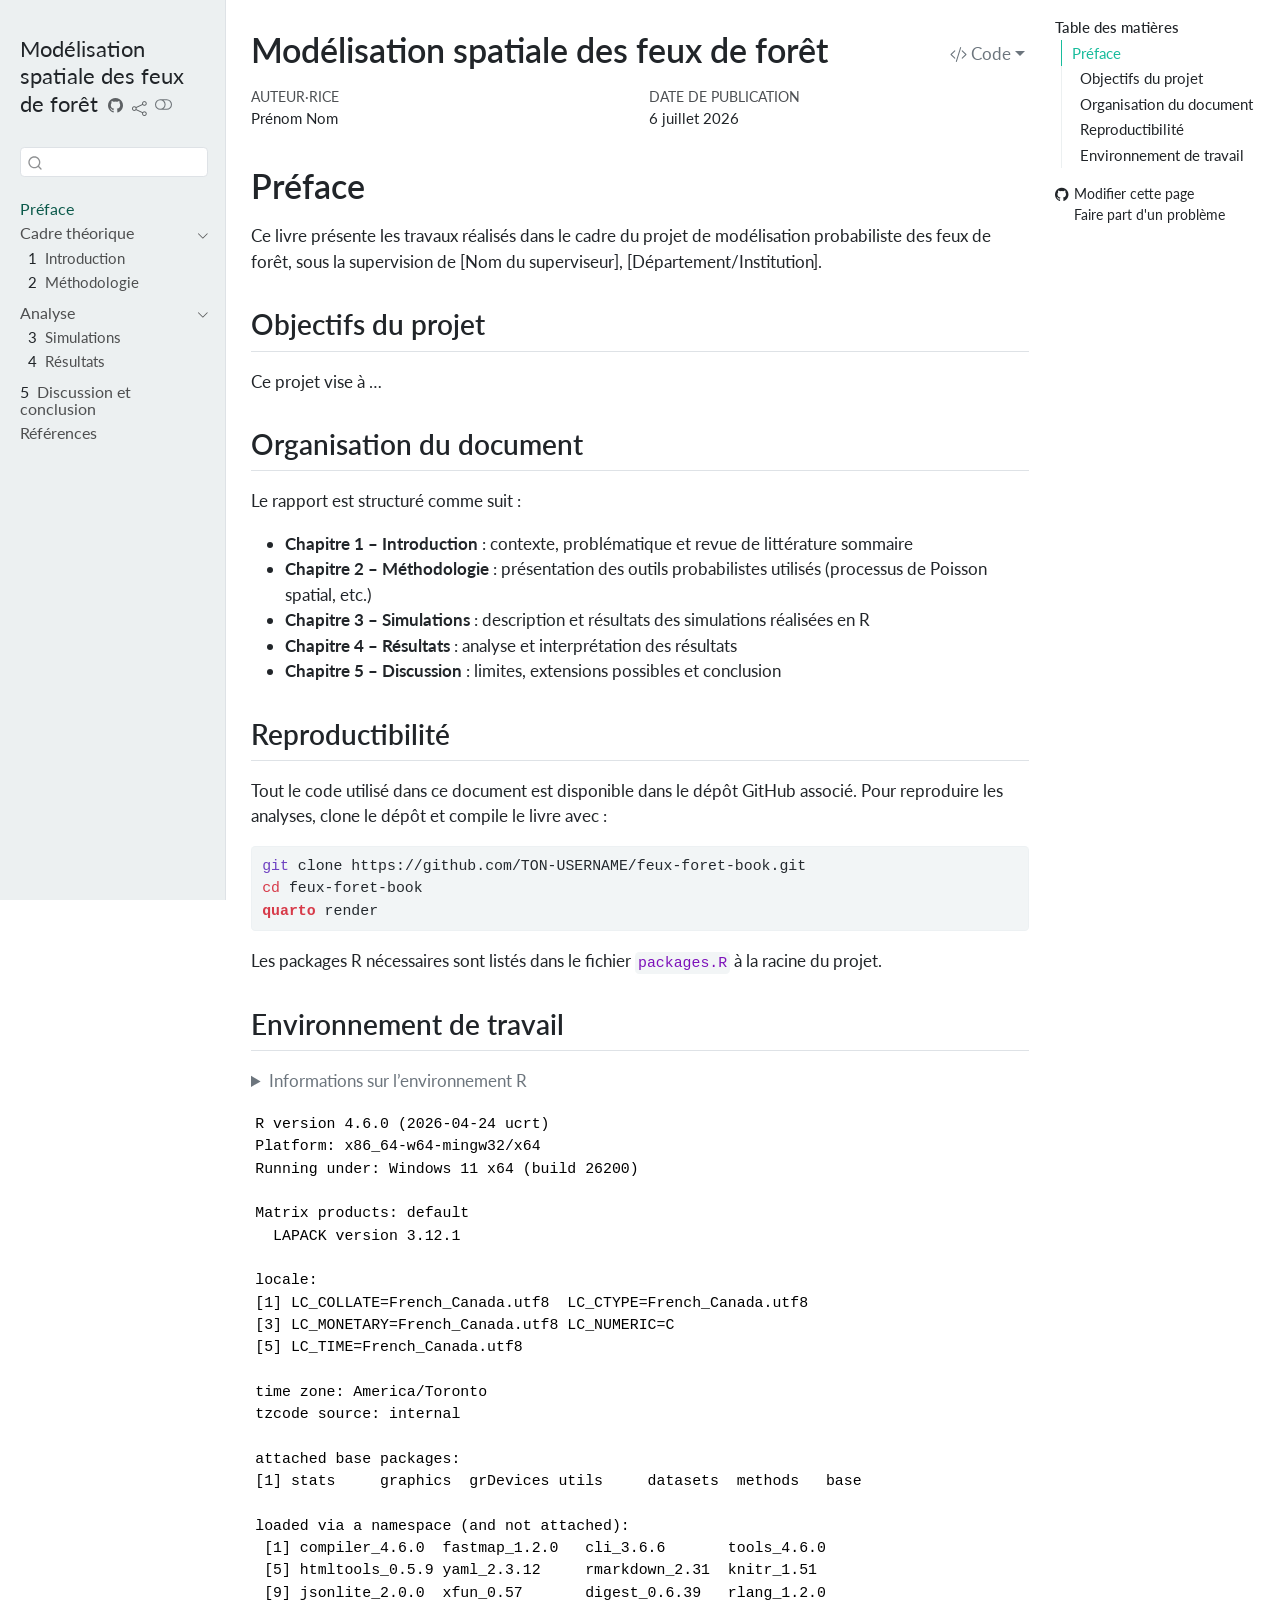
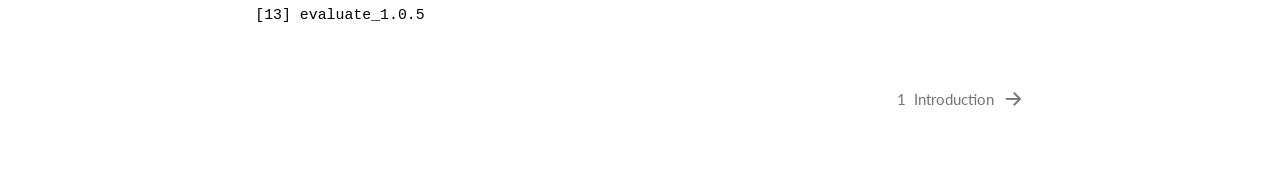
<file: index.html>
<!DOCTYPE html>
<html xmlns="http://www.w3.org/1999/xhtml" lang="fr" xml:lang="fr"><head>

<meta charset="utf-8">
<meta name="generator" content="quarto-1.9.37">

<meta name="viewport" content="width=device-width, initial-scale=1.0, user-scalable=yes">

<meta name="author" content="Prénom Nom">

<title>Modélisation spatiale des feux de forêt</title>
<style>
/* Default styles provided by pandoc.
** See https://pandoc.org/MANUAL.html#variables-for-html for config info.
*/
code{white-space: pre-wrap;}
span.smallcaps{font-variant: small-caps;}
div.columns{display: flex; gap: min(4vw, 1.5em);}
div.column{flex: auto; overflow-x: auto;}
div.hanging-indent{margin-left: 1.5em; text-indent: -1.5em;}
ul.task-list{list-style: none;}
ul.task-list li input[type="checkbox"] {
  width: 0.8em;
  margin: 0 0.8em 0.2em -1em; /* quarto-specific, see https://github.com/quarto-dev/quarto-cli/issues/4556 */ 
  vertical-align: middle;
}
/* CSS for syntax highlighting */
html { -webkit-text-size-adjust: 100%; }
pre > code.sourceCode { white-space: pre; position: relative; }
pre > code.sourceCode > span { display: inline-block; line-height: 1.25; }
pre > code.sourceCode > span:empty { height: 1.2em; }
.sourceCode { overflow: visible; }
code.sourceCode > span { color: inherit; text-decoration: inherit; }
div.sourceCode { margin: 1em 0; }
pre.sourceCode { margin: 0; }
@media screen {
div.sourceCode { overflow: auto; }
}
@media print {
pre > code.sourceCode { white-space: pre-wrap; }
pre > code.sourceCode > span { text-indent: -5em; padding-left: 5em; }
}
pre.numberSource code
  { counter-reset: source-line 0; }
pre.numberSource code > span
  { position: relative; left: -4em; counter-increment: source-line; }
pre.numberSource code > span > a:first-child::before
  { content: counter(source-line);
    position: relative; left: -1em; text-align: right; vertical-align: baseline;
    border: none; display: inline-block;
    -webkit-touch-callout: none; -webkit-user-select: none;
    -khtml-user-select: none; -moz-user-select: none;
    -ms-user-select: none; user-select: none;
    padding: 0 4px; width: 4em;
  }
pre.numberSource { margin-left: 3em;  padding-left: 4px; }
div.sourceCode
  {   }
@media screen {
pre > code.sourceCode > span > a:first-child::before { text-decoration: underline; }
}
</style>


<script src="site_libs/quarto-nav/quarto-nav.js"></script>
<script src="site_libs/quarto-nav/headroom.min.js"></script>
<script src="site_libs/clipboard/clipboard.min.js"></script>
<script src="site_libs/quarto-search/autocomplete.umd.js"></script>
<script src="site_libs/quarto-search/fuse.min.js"></script>
<script src="site_libs/quarto-search/quarto-search.js"></script>
<meta name="quarto:offset" content="./">
<link href="./01-introduction.html" rel="next">
<script src="site_libs/quarto-html/quarto.js" type="module"></script>
<script src="site_libs/quarto-html/tabsets/tabsets.js" type="module"></script>
<script src="site_libs/quarto-html/popper.min.js"></script>
<script src="site_libs/quarto-html/tippy.umd.min.js"></script>
<script src="site_libs/quarto-html/anchor.min.js"></script>
<link href="site_libs/quarto-html/tippy.css" rel="stylesheet">
<link href="site_libs/quarto-html/quarto-syntax-highlighting-acf12a64177840b8d86f2d4f01b2e9fb.css" rel="stylesheet" class="quarto-color-scheme" id="quarto-text-highlighting-styles">
<link href="site_libs/quarto-html/quarto-syntax-highlighting-dark-23bbe8b5e4efc1e257f6d59dce478b08.css" rel="stylesheet" class="quarto-color-scheme quarto-color-alternate" id="quarto-text-highlighting-styles">
<link href="site_libs/quarto-html/quarto-syntax-highlighting-acf12a64177840b8d86f2d4f01b2e9fb.css" rel="stylesheet" class="quarto-color-scheme-extra" id="quarto-text-highlighting-styles">
<script src="site_libs/bootstrap/bootstrap.min.js"></script>
<link href="site_libs/bootstrap/bootstrap-icons.css" rel="stylesheet">
<link href="site_libs/bootstrap/bootstrap-ed036125cb90d651d545eae5633f85e0.min.css" rel="stylesheet" append-hash="true" class="quarto-color-scheme" id="quarto-bootstrap" data-mode="light">
<link href="site_libs/bootstrap/bootstrap-dark-a13ffe6ee3161ff0644c8b6647f14699.min.css" rel="stylesheet" append-hash="true" class="quarto-color-scheme quarto-color-alternate" id="quarto-bootstrap" data-mode="dark">
<link href="site_libs/bootstrap/bootstrap-ed036125cb90d651d545eae5633f85e0.min.css" rel="stylesheet" append-hash="true" class="quarto-color-scheme-extra" id="quarto-bootstrap" data-mode="light">
<script id="quarto-search-options" type="application/json">{
  "location": "sidebar",
  "copy-button": false,
  "collapse-after": 3,
  "panel-placement": "start",
  "type": "textbox",
  "limit": 50,
  "keyboard-shortcut": [
    "f",
    "/",
    "s"
  ],
  "show-item-context": false,
  "language": {
    "search-no-results-text": "Pas de résultats",
    "search-matching-documents-text": "documents trouvés",
    "search-copy-link-title": "Copier le lien vers la recherche",
    "search-hide-matches-text": "Cacher les correspondances additionnelles",
    "search-more-match-text": "correspondance de plus dans ce document",
    "search-more-matches-text": "correspondances de plus dans ce document",
    "search-clear-button-title": "Effacer",
    "search-text-placeholder": "",
    "search-detached-cancel-button-title": "Annuler",
    "search-submit-button-title": "Envoyer",
    "search-label": "Recherche"
  }
}</script>


</head>

<body class="nav-sidebar docked quarto-light"><script id="quarto-html-before-body" type="application/javascript">
    const toggleBodyColorMode = (bsSheetEl) => {
      const mode = bsSheetEl.getAttribute("data-mode");
      const bodyEl = window.document.querySelector("body");
      if (mode === "dark") {
        bodyEl.classList.add("quarto-dark");
        bodyEl.classList.remove("quarto-light");
      } else {
        bodyEl.classList.add("quarto-light");
        bodyEl.classList.remove("quarto-dark");
      }
    }
    const toggleBodyColorPrimary = () => {
      const bsSheetEl = window.document.querySelector("link#quarto-bootstrap:not([rel=disabled-stylesheet])");
      if (bsSheetEl) {
        toggleBodyColorMode(bsSheetEl);
      }
    }
    const setColorSchemeToggle = (alternate) => {
      const toggles = window.document.querySelectorAll('.quarto-color-scheme-toggle');
      for (let i=0; i < toggles.length; i++) {
        const toggle = toggles[i];
        if (toggle) {
          if (alternate) {
            toggle.classList.add("alternate");
          } else {
            toggle.classList.remove("alternate");
          }
        }
      }
    };
    const toggleColorMode = (alternate) => {
      // Switch the stylesheets
      const primaryStylesheets = window.document.querySelectorAll('link.quarto-color-scheme:not(.quarto-color-alternate)');
      const alternateStylesheets = window.document.querySelectorAll('link.quarto-color-scheme.quarto-color-alternate');
      manageTransitions('#quarto-margin-sidebar .nav-link', false);
      if (alternate) {
        // note: dark is layered on light, we don't disable primary!
        enableStylesheet(alternateStylesheets);
        for (const sheetNode of alternateStylesheets) {
          if (sheetNode.id === "quarto-bootstrap") {
            toggleBodyColorMode(sheetNode);
          }
        }
      } else {
        disableStylesheet(alternateStylesheets);
        enableStylesheet(primaryStylesheets)
        toggleBodyColorPrimary();
      }
      manageTransitions('#quarto-margin-sidebar .nav-link', true);
      // Switch the toggles
      setColorSchemeToggle(alternate)
      // Hack to workaround the fact that safari doesn't
      // properly recolor the scrollbar when toggling (#1455)
      if (navigator.userAgent.indexOf('Safari') > 0 && navigator.userAgent.indexOf('Chrome') == -1) {
        manageTransitions("body", false);
        window.scrollTo(0, 1);
        setTimeout(() => {
          window.scrollTo(0, 0);
          manageTransitions("body", true);
        }, 40);
      }
    }
    const disableStylesheet = (stylesheets) => {
      for (let i=0; i < stylesheets.length; i++) {
        const stylesheet = stylesheets[i];
        stylesheet.rel = 'disabled-stylesheet';
      }
    }
    const enableStylesheet = (stylesheets) => {
      for (let i=0; i < stylesheets.length; i++) {
        const stylesheet = stylesheets[i];
        if(stylesheet.rel !== 'stylesheet') { // for Chrome, which will still FOUC without this check
          stylesheet.rel = 'stylesheet';
        }
      }
    }
    const manageTransitions = (selector, allowTransitions) => {
      const els = window.document.querySelectorAll(selector);
      for (let i=0; i < els.length; i++) {
        const el = els[i];
        if (allowTransitions) {
          el.classList.remove('notransition');
        } else {
          el.classList.add('notransition');
        }
      }
    }
    const isFileUrl = () => {
      return window.location.protocol === 'file:';
    }
    const hasAlternateSentinel = () => {
      let styleSentinel = getColorSchemeSentinel();
      if (styleSentinel !== null) {
        return styleSentinel === "alternate";
      } else {
        return false;
      }
    }
    const setStyleSentinel = (alternate) => {
      const value = alternate ? "alternate" : "default";
      if (!isFileUrl()) {
        window.localStorage.setItem("quarto-color-scheme", value);
      } else {
        localAlternateSentinel = value;
      }
    }
    const getColorSchemeSentinel = () => {
      if (!isFileUrl()) {
        const storageValue = window.localStorage.getItem("quarto-color-scheme");
        return storageValue != null ? storageValue : localAlternateSentinel;
      } else {
        return localAlternateSentinel;
      }
    }
    const toggleGiscusIfUsed = (isAlternate, darkModeDefault) => {
      const baseTheme = document.querySelector('#giscus-base-theme')?.value ?? 'light';
      const alternateTheme = document.querySelector('#giscus-alt-theme')?.value ?? 'dark';
      let newTheme = '';
      if(authorPrefersDark) {
        newTheme = isAlternate ? baseTheme : alternateTheme;
      } else {
        newTheme = isAlternate ? alternateTheme : baseTheme;
      }
      const changeGiscusTheme = () => {
        // From: https://github.com/giscus/giscus/issues/336
        const sendMessage = (message) => {
          const iframe = document.querySelector('iframe.giscus-frame');
          if (!iframe) return;
          iframe.contentWindow.postMessage({ giscus: message }, 'https://giscus.app');
        }
        sendMessage({
          setConfig: {
            theme: newTheme
          }
        });
      }
      const isGiscussLoaded = window.document.querySelector('iframe.giscus-frame') !== null;
      if (isGiscussLoaded) {
        changeGiscusTheme();
      }
    };
    const authorPrefersDark = false;
    const darkModeDefault = authorPrefersDark;
      document.querySelector('link#quarto-text-highlighting-styles.quarto-color-scheme-extra').rel = 'disabled-stylesheet';
      document.querySelector('link#quarto-bootstrap.quarto-color-scheme-extra').rel = 'disabled-stylesheet';
    let localAlternateSentinel = darkModeDefault ? 'alternate' : 'default';
    // Dark / light mode switch
    window.quartoToggleColorScheme = () => {
      // Read the current dark / light value
      let toAlternate = !hasAlternateSentinel();
      toggleColorMode(toAlternate);
      setStyleSentinel(toAlternate);
      toggleGiscusIfUsed(toAlternate, darkModeDefault);
      window.dispatchEvent(new Event('resize'));
    };
    // Switch to dark mode if need be
    if (hasAlternateSentinel()) {
      toggleColorMode(true);
    } else {
      toggleColorMode(false);
    }
  </script>

<div id="quarto-search-results"></div>
  <header id="quarto-header" class="headroom fixed-top">
  <nav class="quarto-secondary-nav">
    <div class="container-fluid d-flex">
      <button type="button" class="quarto-btn-toggle btn" data-bs-toggle="collapse" role="button" data-bs-target=".quarto-sidebar-collapse-item" aria-controls="quarto-sidebar" aria-expanded="false" aria-label="Basculer la barre latérale" onclick="if (window.quartoToggleHeadroom) { window.quartoToggleHeadroom(); }">
        <i class="bi bi-layout-text-sidebar-reverse"></i>
      </button>
        <nav class="quarto-page-breadcrumbs" aria-label="breadcrumb"><ol class="breadcrumb"><li class="breadcrumb-item"><a href="./index.html">Préface</a></li></ol></nav>
        <a class="flex-grow-1" role="navigation" data-bs-toggle="collapse" data-bs-target=".quarto-sidebar-collapse-item" aria-controls="quarto-sidebar" aria-expanded="false" aria-label="Basculer la barre latérale" onclick="if (window.quartoToggleHeadroom) { window.quartoToggleHeadroom(); }">      
        </a>
      <button type="button" class="btn quarto-search-button" aria-label="Recherche" onclick="window.quartoOpenSearch();">
        <i class="bi bi-search"></i>
      </button>
    </div>
  </nav>
</header>
<!-- content -->
<div id="quarto-content" class="quarto-container page-columns page-rows-contents page-layout-article">
<!-- sidebar -->
  <nav id="quarto-sidebar" class="sidebar collapse collapse-horizontal quarto-sidebar-collapse-item sidebar-navigation docked overflow-auto">
    <div class="pt-lg-2 mt-2 text-left sidebar-header">
    <div class="sidebar-title mb-0 py-0">
      <a href="./">Modélisation spatiale des feux de forêt</a> 
        <div class="sidebar-tools-main tools-wide">
    <a href="https://github.com" title="Code source" class="quarto-navigation-tool px-1" aria-label="Code source"><i class="bi bi-github"></i></a>
    <div class="dropdown">
      <a href="" title="Share" id="quarto-navigation-tool-dropdown-0" class="quarto-navigation-tool dropdown-toggle px-1" data-bs-toggle="dropdown" aria-expanded="false" role="link" aria-label="Share"><i class="bi bi-share"></i></a>
      <ul class="dropdown-menu" aria-labelledby="quarto-navigation-tool-dropdown-0">
          <li>
            <a class="dropdown-item sidebar-tools-main-item" href="https://twitter.com/intent/tweet?url=|url|">
              <i class="bi bi-twitter pe-1"></i>
            Twitter
            </a>
          </li>
          <li>
            <a class="dropdown-item sidebar-tools-main-item" href="https://www.linkedin.com/sharing/share-offsite/?url=|url|">
              <i class="bi bi-linkedin pe-1"></i>
            LinkedIn
            </a>
          </li>
      </ul>
    </div>
  <a href="" class="quarto-color-scheme-toggle quarto-navigation-tool  px-1" onclick="window.quartoToggleColorScheme(); return false;" title="Basculer le mode sombre"><i class="bi"></i></a>
</div>
    </div>
      </div>
        <div class="mt-2 flex-shrink-0 align-items-center">
        <div class="sidebar-search">
        <div id="quarto-search" class="" title="Recherche"></div>
        </div>
        </div>
    <div class="sidebar-menu-container"> 
    <ul class="list-unstyled mt-1">
        <li class="sidebar-item">
  <div class="sidebar-item-container"> 
  <a href="./index.html" class="sidebar-item-text sidebar-link active">
 <span class="menu-text">Préface</span></a>
  </div>
</li>
        <li class="sidebar-item sidebar-item-section">
      <div class="sidebar-item-container"> 
            <a class="sidebar-item-text sidebar-link text-start" data-bs-toggle="collapse" data-bs-target="#quarto-sidebar-section-1" role="navigation" aria-expanded="true">
 <span class="menu-text">Cadre théorique</span></a>
          <a class="sidebar-item-toggle text-start" data-bs-toggle="collapse" data-bs-target="#quarto-sidebar-section-1" role="navigation" aria-expanded="true" aria-label="Basculer la section">
            <i class="bi bi-chevron-right ms-2"></i>
          </a> 
      </div>
      <ul id="quarto-sidebar-section-1" class="collapse list-unstyled sidebar-section depth1 show">  
          <li class="sidebar-item">
  <div class="sidebar-item-container"> 
  <a href="./01-introduction.html" class="sidebar-item-text sidebar-link">
 <span class="menu-text"><span class="chapter-number">1</span>&nbsp; <span class="chapter-title">Introduction</span></span></a>
  </div>
</li>
          <li class="sidebar-item">
  <div class="sidebar-item-container"> 
  <a href="./02-methodologie.html" class="sidebar-item-text sidebar-link">
 <span class="menu-text"><span class="chapter-number">2</span>&nbsp; <span class="chapter-title">Méthodologie</span></span></a>
  </div>
</li>
      </ul>
  </li>
        <li class="sidebar-item sidebar-item-section">
      <div class="sidebar-item-container"> 
            <a class="sidebar-item-text sidebar-link text-start" data-bs-toggle="collapse" data-bs-target="#quarto-sidebar-section-2" role="navigation" aria-expanded="true">
 <span class="menu-text">Analyse</span></a>
          <a class="sidebar-item-toggle text-start" data-bs-toggle="collapse" data-bs-target="#quarto-sidebar-section-2" role="navigation" aria-expanded="true" aria-label="Basculer la section">
            <i class="bi bi-chevron-right ms-2"></i>
          </a> 
      </div>
      <ul id="quarto-sidebar-section-2" class="collapse list-unstyled sidebar-section depth1 show">  
          <li class="sidebar-item">
  <div class="sidebar-item-container"> 
  <a href="./03-simulations.html" class="sidebar-item-text sidebar-link">
 <span class="menu-text"><span class="chapter-number">3</span>&nbsp; <span class="chapter-title">Simulations</span></span></a>
  </div>
</li>
          <li class="sidebar-item">
  <div class="sidebar-item-container"> 
  <a href="./04-resultats.html" class="sidebar-item-text sidebar-link">
 <span class="menu-text"><span class="chapter-number">4</span>&nbsp; <span class="chapter-title">Résultats</span></span></a>
  </div>
</li>
      </ul>
  </li>
        <li class="sidebar-item">
  <div class="sidebar-item-container"> 
  <a href="./05-discussion.html" class="sidebar-item-text sidebar-link">
 <span class="menu-text"><span class="chapter-number">5</span>&nbsp; <span class="chapter-title">Discussion et conclusion</span></span></a>
  </div>
</li>
        <li class="sidebar-item">
  <div class="sidebar-item-container"> 
  <a href="./references.html" class="sidebar-item-text sidebar-link">
 <span class="menu-text">Références</span></a>
  </div>
</li>
    </ul>
    </div>
</nav>
<div id="quarto-sidebar-glass" class="quarto-sidebar-collapse-item" data-bs-toggle="collapse" data-bs-target=".quarto-sidebar-collapse-item"></div>
<!-- margin-sidebar -->
    <div id="quarto-margin-sidebar" class="sidebar margin-sidebar">
        <nav id="TOC" role="doc-toc" class="toc-active">
    <h2 id="toc-title">Table des matières</h2>
   
  <ul>
  <li><a href="#préface" id="toc-préface" class="nav-link active" data-scroll-target="#préface">Préface</a>
  <ul class="collapse">
  <li><a href="#objectifs-du-projet" id="toc-objectifs-du-projet" class="nav-link" data-scroll-target="#objectifs-du-projet">Objectifs du projet</a></li>
  <li><a href="#organisation-du-document" id="toc-organisation-du-document" class="nav-link" data-scroll-target="#organisation-du-document">Organisation du document</a></li>
  <li><a href="#reproductibilité" id="toc-reproductibilité" class="nav-link" data-scroll-target="#reproductibilité">Reproductibilité</a></li>
  <li><a href="#environnement-de-travail" id="toc-environnement-de-travail" class="nav-link" data-scroll-target="#environnement-de-travail">Environnement de travail</a></li>
  </ul></li>
  </ul>
<div class="toc-actions"><ul><li><a href="https://github.com/edit/main/index.qmd" class="toc-action"><i class="bi bi-github"></i>Modifier cette page</a></li><li><a href="https://github.com/issues/new" class="toc-action"><i class="bi empty"></i>Faire part d'un problème</a></li></ul></div></nav>
    </div>
<!-- main -->
<main class="content" id="quarto-document-content">


<header id="title-block-header" class="quarto-title-block default">
<div class="quarto-title">
<div class="quarto-title-block"><div><h1 class="title">Modélisation spatiale des feux de forêt</h1><button type="button" class="btn code-tools-button dropdown-toggle" id="quarto-code-tools-menu" data-bs-toggle="dropdown" aria-expanded="false"><i class="bi"></i> Code</button><ul class="dropdown-menu dropdown-menu-end" aria-labelelledby="quarto-code-tools-menu"><li><a id="quarto-show-all-code" class="dropdown-item" href="javascript:void(0)" role="button">Montrer tout le code</a></li><li><a id="quarto-hide-all-code" class="dropdown-item" href="javascript:void(0)" role="button">Cacher tout le code</a></li><li><hr class="dropdown-divider"></li><li><a id="quarto-view-source" class="dropdown-item" href="javascript:void(0)" role="button">Voir les sources</a></li></ul></div></div>
</div>



<div class="quarto-title-meta">

    <div>
    <div class="quarto-title-meta-heading">Auteur·rice</div>
    <div class="quarto-title-meta-contents">
             <p>Prénom Nom </p>
          </div>
  </div>
    
    <div>
    <div class="quarto-title-meta-heading">Date de publication</div>
    <div class="quarto-title-meta-contents">
      <p class="date">6 juillet 2026</p>
    </div>
  </div>
  
    
  </div>
  


</header>


<section id="préface" class="level1 unnumbered">
<h1 class="unnumbered">Préface</h1>
<p>Ce livre présente les travaux réalisés dans le cadre du projet de modélisation probabiliste des feux de forêt, sous la supervision de [Nom du superviseur], [Département/Institution].</p>
<section id="objectifs-du-projet" class="level2">
<h2 class="anchored" data-anchor-id="objectifs-du-projet">Objectifs du projet</h2>
<!-- Décris brièvement ce que tu cherches à modéliser et pourquoi -->
<p>Ce projet vise à …</p>
</section>
<section id="organisation-du-document" class="level2">
<h2 class="anchored" data-anchor-id="organisation-du-document">Organisation du document</h2>
<p>Le rapport est structuré comme suit :</p>
<ul>
<li><strong>Chapitre 1 – Introduction</strong> : contexte, problématique et revue de littérature sommaire</li>
<li><strong>Chapitre 2 – Méthodologie</strong> : présentation des outils probabilistes utilisés (processus de Poisson spatial, etc.)</li>
<li><strong>Chapitre 3 – Simulations</strong> : description et résultats des simulations réalisées en R</li>
<li><strong>Chapitre 4 – Résultats</strong> : analyse et interprétation des résultats</li>
<li><strong>Chapitre 5 – Discussion</strong> : limites, extensions possibles et conclusion</li>
</ul>
</section>
<section id="reproductibilité" class="level2">
<h2 class="anchored" data-anchor-id="reproductibilité">Reproductibilité</h2>
<p>Tout le code utilisé dans ce document est disponible dans le dépôt GitHub associé. Pour reproduire les analyses, clone le dépôt et compile le livre avec :</p>
<div class="code-copy-outer-scaffold"><div class="sourceCode" id="cb1"><pre class="sourceCode bash code-with-copy"><code class="sourceCode bash"><span id="cb1-1"><a href="#cb1-1" aria-hidden="true" tabindex="-1"></a><span class="fu">git</span> clone https://github.com/TON-USERNAME/feux-foret-book.git</span>
<span id="cb1-2"><a href="#cb1-2" aria-hidden="true" tabindex="-1"></a><span class="bu">cd</span> feux-foret-book</span>
<span id="cb1-3"><a href="#cb1-3" aria-hidden="true" tabindex="-1"></a><span class="ex">quarto</span> render</span></code></pre></div><button title="Copier vers le presse-papier" class="code-copy-button"><i class="bi"></i></button></div>
<p>Les packages R nécessaires sont listés dans le fichier <code>packages.R</code> à la racine du projet.</p>
</section>
<section id="environnement-de-travail" class="level2">
<h2 class="anchored" data-anchor-id="environnement-de-travail">Environnement de travail</h2>
<div class="cell">
<details class="code-fold">
<summary>Informations sur l’environnement R</summary>
<div class="code-copy-outer-scaffold"><div class="sourceCode cell-code" id="cb2"><pre class="sourceCode r code-with-copy"><code class="sourceCode r"><span id="cb2-1"><a href="#cb2-1" aria-hidden="true" tabindex="-1"></a><span class="fu">sessionInfo</span>()</span></code></pre></div><button title="Copier vers le presse-papier" class="code-copy-button"><i class="bi"></i></button></div>
</details>
<div class="cell-output cell-output-stdout">
<pre><code>R version 4.6.0 (2026-04-24 ucrt)
Platform: x86_64-w64-mingw32/x64
Running under: Windows 11 x64 (build 26200)

Matrix products: default
  LAPACK version 3.12.1

locale:
[1] LC_COLLATE=French_Canada.utf8  LC_CTYPE=French_Canada.utf8   
[3] LC_MONETARY=French_Canada.utf8 LC_NUMERIC=C                  
[5] LC_TIME=French_Canada.utf8    

time zone: America/Toronto
tzcode source: internal

attached base packages:
[1] stats     graphics  grDevices utils     datasets  methods   base     

loaded via a namespace (and not attached):
 [1] compiler_4.6.0  fastmap_1.2.0   cli_3.6.6       tools_4.6.0    
 [5] htmltools_0.5.9 yaml_2.3.12     rmarkdown_2.31  knitr_1.51     
 [9] jsonlite_2.0.0  xfun_0.57       digest_0.6.39   rlang_1.2.0    
[13] evaluate_1.0.5 </code></pre>
</div>
</div>


<!-- -->

</section>
</section>

</main> <!-- /main -->
<script id="quarto-html-after-body" type="application/javascript">
  window.document.addEventListener("DOMContentLoaded", function (event) {
    // Ensure there is a toggle, if there isn't float one in the top right
    if (window.document.querySelector('.quarto-color-scheme-toggle') === null) {
      const a = window.document.createElement('a');
      a.classList.add('top-right');
      a.classList.add('quarto-color-scheme-toggle');
      a.href = "";
      a.onclick = function() { try { window.quartoToggleColorScheme(); } catch {} return false; };
      const i = window.document.createElement("i");
      i.classList.add('bi');
      a.appendChild(i);
      window.document.body.appendChild(a);
    }
    setColorSchemeToggle(hasAlternateSentinel())
    const icon = "";
    const anchorJS = new window.AnchorJS();
    anchorJS.options = {
      placement: 'right',
      icon: icon
    };
    anchorJS.add('.anchored');
    const isCodeAnnotation = (el) => {
      for (const clz of el.classList) {
        if (clz.startsWith('code-annotation-')) {                     
          return true;
        }
      }
      return false;
    }
    const onCopySuccess = function(e) {
      // button target
      const button = e.trigger;
      // don't keep focus
      button.blur();
      // flash "checked"
      button.classList.add('code-copy-button-checked');
      var currentTitle = button.getAttribute("title");
      button.setAttribute("title", "Copié");
      let tooltip;
      if (window.bootstrap) {
        button.setAttribute("data-bs-toggle", "tooltip");
        button.setAttribute("data-bs-placement", "left");
        button.setAttribute("data-bs-title", "Copié");
        tooltip = new bootstrap.Tooltip(button, 
          { trigger: "manual", 
            customClass: "code-copy-button-tooltip",
            offset: [0, -8]});
        tooltip.show();    
      }
      setTimeout(function() {
        if (tooltip) {
          tooltip.hide();
          button.removeAttribute("data-bs-title");
          button.removeAttribute("data-bs-toggle");
          button.removeAttribute("data-bs-placement");
        }
        button.setAttribute("title", currentTitle);
        button.classList.remove('code-copy-button-checked');
      }, 1000);
      // clear code selection
      e.clearSelection();
    }
    const getTextToCopy = function(trigger) {
      const outerScaffold = trigger.parentElement.cloneNode(true);
      const codeEl = outerScaffold.querySelector('code');
      for (const childEl of codeEl.children) {
        if (isCodeAnnotation(childEl)) {
          childEl.remove();
        }
      }
      return codeEl.innerText;
    }
    const clipboard = new window.ClipboardJS('.code-copy-button:not([data-in-quarto-modal])', {
      text: getTextToCopy
    });
    clipboard.on('success', onCopySuccess);
    if (window.document.getElementById('quarto-embedded-source-code-modal')) {
      const clipboardModal = new window.ClipboardJS('.code-copy-button[data-in-quarto-modal]', {
        text: getTextToCopy,
        container: window.document.getElementById('quarto-embedded-source-code-modal')
      });
      clipboardModal.on('success', onCopySuccess);
    }
    const viewSource = window.document.getElementById('quarto-view-source') ||
                       window.document.getElementById('quarto-code-tools-source');
    if (viewSource) {
      const sourceUrl = viewSource.getAttribute("data-quarto-source-url");
      viewSource.addEventListener("click", function(e) {
        if (sourceUrl) {
          // rstudio viewer pane
          if (/\bcapabilities=\b/.test(window.location)) {
            window.open(sourceUrl);
          } else {
            window.location.href = sourceUrl;
          }
        } else {
          const modal = new bootstrap.Modal(document.getElementById('quarto-embedded-source-code-modal'));
          modal.show();
        }
        return false;
      });
    }
    function toggleCodeHandler(show) {
      return function(e) {
        const detailsSrc = window.document.querySelectorAll(".cell > details > .sourceCode");
        for (let i=0; i<detailsSrc.length; i++) {
          const details = detailsSrc[i].parentElement;
          if (show) {
            details.open = true;
          } else {
            details.removeAttribute("open");
          }
        }
        const cellCodeDivs = window.document.querySelectorAll(".cell > .sourceCode");
        const fromCls = show ? "hidden" : "unhidden";
        const toCls = show ? "unhidden" : "hidden";
        for (let i=0; i<cellCodeDivs.length; i++) {
          const codeDiv = cellCodeDivs[i];
          if (codeDiv.classList.contains(fromCls)) {
            codeDiv.classList.remove(fromCls);
            codeDiv.classList.add(toCls);
          } 
        }
        return false;
      }
    }
    const hideAllCode = window.document.getElementById("quarto-hide-all-code");
    if (hideAllCode) {
      hideAllCode.addEventListener("click", toggleCodeHandler(false));
    }
    const showAllCode = window.document.getElementById("quarto-show-all-code");
    if (showAllCode) {
      showAllCode.addEventListener("click", toggleCodeHandler(true));
    }
      var localhostRegex = new RegExp(/^(?:http|https):\/\/localhost\:?[0-9]*\//);
      var mailtoRegex = new RegExp(/^mailto:/);
        var filterRegex = new RegExp('/' + window.location.host + '/');
      var isInternal = (href) => {
          return filterRegex.test(href) || localhostRegex.test(href) || mailtoRegex.test(href);
      }
      // Inspect non-navigation links and adorn them if external
     var links = window.document.querySelectorAll('a[href]:not(.nav-link):not(.navbar-brand):not(.toc-action):not(.sidebar-link):not(.sidebar-item-toggle):not(.pagination-link):not(.no-external):not([aria-hidden]):not(.dropdown-item):not(.quarto-navigation-tool):not(.about-link)');
      for (var i=0; i<links.length; i++) {
        const link = links[i];
        if (!isInternal(link.href)) {
          // undo the damage that might have been done by quarto-nav.js in the case of
          // links that we want to consider external
          if (link.dataset.originalHref !== undefined) {
            link.href = link.dataset.originalHref;
          }
        }
      }
    function tippyHover(el, contentFn, onTriggerFn, onUntriggerFn) {
      const config = {
        allowHTML: true,
        maxWidth: 500,
        delay: 100,
        arrow: false,
        appendTo: function(el) {
            return el.parentElement;
        },
        interactive: true,
        interactiveBorder: 10,
        theme: 'quarto',
        placement: 'bottom-start',
      };
      if (contentFn) {
        config.content = contentFn;
      }
      if (onTriggerFn) {
        config.onTrigger = onTriggerFn;
      }
      if (onUntriggerFn) {
        config.onUntrigger = onUntriggerFn;
      }
      window.tippy(el, config); 
    }
    const noterefs = window.document.querySelectorAll('a[role="doc-noteref"]');
    for (var i=0; i<noterefs.length; i++) {
      const ref = noterefs[i];
      tippyHover(ref, function() {
        // use id or data attribute instead here
        let href = ref.getAttribute('data-footnote-href') || ref.getAttribute('href');
        try { href = new URL(href).hash; } catch {}
        const id = href.replace(/^#\/?/, "");
        const note = window.document.getElementById(id);
        if (note) {
          return note.innerHTML;
        } else {
          return "";
        }
      });
    }
    const xrefs = window.document.querySelectorAll('a.quarto-xref');
    const processXRef = (id, note) => {
      // Strip column container classes
      const stripColumnClz = (el) => {
        el.classList.remove("page-full", "page-columns");
        if (el.children) {
          for (const child of el.children) {
            stripColumnClz(child);
          }
        }
      }
      stripColumnClz(note)
      if (id === null || id.startsWith('sec-')) {
        // Special case sections, only their first couple elements
        const container = document.createElement("div");
        if (note.children && note.children.length > 2) {
          container.appendChild(note.children[0].cloneNode(true));
          for (let i = 1; i < note.children.length; i++) {
            const child = note.children[i];
            if (child.tagName === "P" && child.innerText === "") {
              continue;
            } else {
              container.appendChild(child.cloneNode(true));
              break;
            }
          }
          if (window.Quarto?.typesetMath) {
            window.Quarto.typesetMath(container);
          }
          return container.innerHTML
        } else {
          if (window.Quarto?.typesetMath) {
            window.Quarto.typesetMath(note);
          }
          return note.innerHTML;
        }
      } else {
        // Remove any anchor links if they are present
        const anchorLink = note.querySelector('a.anchorjs-link');
        if (anchorLink) {
          anchorLink.remove();
        }
        if (window.Quarto?.typesetMath) {
          window.Quarto.typesetMath(note);
        }
        if (note.classList.contains("callout")) {
          return note.outerHTML;
        } else {
          return note.innerHTML;
        }
      }
    }
    for (var i=0; i<xrefs.length; i++) {
      const xref = xrefs[i];
      tippyHover(xref, undefined, function(instance) {
        instance.disable();
        let url = xref.getAttribute('href');
        let hash = undefined; 
        if (url.startsWith('#')) {
          hash = url;
        } else {
          try { hash = new URL(url).hash; } catch {}
        }
        if (hash) {
          const id = hash.replace(/^#\/?/, "");
          const note = window.document.getElementById(id);
          if (note !== null) {
            try {
              const html = processXRef(id, note.cloneNode(true));
              instance.setContent(html);
            } finally {
              instance.enable();
              instance.show();
            }
          } else {
            // See if we can fetch this
            fetch(url.split('#')[0])
            .then(res => res.text())
            .then(html => {
              const parser = new DOMParser();
              const htmlDoc = parser.parseFromString(html, "text/html");
              const note = htmlDoc.getElementById(id);
              if (note !== null) {
                const html = processXRef(id, note);
                instance.setContent(html);
              } 
            }).finally(() => {
              instance.enable();
              instance.show();
            });
          }
        } else {
          // See if we can fetch a full url (with no hash to target)
          // This is a special case and we should probably do some content thinning / targeting
          fetch(url)
          .then(res => res.text())
          .then(html => {
            const parser = new DOMParser();
            const htmlDoc = parser.parseFromString(html, "text/html");
            const note = htmlDoc.querySelector('main.content');
            if (note !== null) {
              // This should only happen for chapter cross references
              // (since there is no id in the URL)
              // remove the first header
              if (note.children.length > 0 && note.children[0].tagName === "HEADER") {
                note.children[0].remove();
              }
              const html = processXRef(null, note);
              instance.setContent(html);
            } 
          }).finally(() => {
            instance.enable();
            instance.show();
          });
        }
      }, function(instance) {
      });
    }
        let selectedAnnoteEl;
        const selectorForAnnotation = ( cell, annotation) => {
          let cellAttr = 'data-code-cell="' + cell + '"';
          let lineAttr = 'data-code-annotation="' +  annotation + '"';
          const selector = 'span[' + cellAttr + '][' + lineAttr + ']';
          return selector;
        }
        const selectCodeLines = (annoteEl) => {
          const doc = window.document;
          const targetCell = annoteEl.getAttribute("data-target-cell");
          const targetAnnotation = annoteEl.getAttribute("data-target-annotation");
          const annoteSpan = window.document.querySelector(selectorForAnnotation(targetCell, targetAnnotation));
          const lines = annoteSpan.getAttribute("data-code-lines").split(",");
          const lineIds = lines.map((line) => {
            return targetCell + "-" + line;
          })
          let top = null;
          let height = null;
          let parent = null;
          if (lineIds.length > 0) {
              //compute the position of the single el (top and bottom and make a div)
              const el = window.document.getElementById(lineIds[0]);
              top = el.offsetTop;
              height = el.offsetHeight;
              parent = el.parentElement.parentElement;
            if (lineIds.length > 1) {
              const lastEl = window.document.getElementById(lineIds[lineIds.length - 1]);
              const bottom = lastEl.offsetTop + lastEl.offsetHeight;
              height = bottom - top;
            }
            if (top !== null && height !== null && parent !== null) {
              // cook up a div (if necessary) and position it 
              let div = window.document.getElementById("code-annotation-line-highlight");
              if (div === null) {
                div = window.document.createElement("div");
                div.setAttribute("id", "code-annotation-line-highlight");
                div.style.position = 'absolute';
                parent.appendChild(div);
              }
              div.style.top = top - 2 + "px";
              div.style.height = height + 4 + "px";
              div.style.left = 0;
              let gutterDiv = window.document.getElementById("code-annotation-line-highlight-gutter");
              if (gutterDiv === null) {
                gutterDiv = window.document.createElement("div");
                gutterDiv.setAttribute("id", "code-annotation-line-highlight-gutter");
                gutterDiv.style.position = 'absolute';
                const codeCell = window.document.getElementById(targetCell);
                const gutter = codeCell.querySelector('.code-annotation-gutter');
                gutter.appendChild(gutterDiv);
              }
              gutterDiv.style.top = top - 2 + "px";
              gutterDiv.style.height = height + 4 + "px";
            }
            selectedAnnoteEl = annoteEl;
          }
        };
        const unselectCodeLines = () => {
          const elementsIds = ["code-annotation-line-highlight", "code-annotation-line-highlight-gutter"];
          elementsIds.forEach((elId) => {
            const div = window.document.getElementById(elId);
            if (div) {
              div.remove();
            }
          });
          selectedAnnoteEl = undefined;
        };
          // Handle positioning of the toggle
      window.addEventListener(
        "resize",
        throttle(() => {
          elRect = undefined;
          if (selectedAnnoteEl) {
            selectCodeLines(selectedAnnoteEl);
          }
        }, 10)
      );
      function throttle(fn, ms) {
      let throttle = false;
      let timer;
        return (...args) => {
          if(!throttle) { // first call gets through
              fn.apply(this, args);
              throttle = true;
          } else { // all the others get throttled
              if(timer) clearTimeout(timer); // cancel #2
              timer = setTimeout(() => {
                fn.apply(this, args);
                timer = throttle = false;
              }, ms);
          }
        };
      }
        // Attach click handler to the DT
        const annoteDls = window.document.querySelectorAll('dt[data-target-cell]');
        for (const annoteDlNode of annoteDls) {
          annoteDlNode.addEventListener('click', (event) => {
            const clickedEl = event.target;
            if (clickedEl !== selectedAnnoteEl) {
              unselectCodeLines();
              const activeEl = window.document.querySelector('dt[data-target-cell].code-annotation-active');
              if (activeEl) {
                activeEl.classList.remove('code-annotation-active');
              }
              selectCodeLines(clickedEl);
              clickedEl.classList.add('code-annotation-active');
            } else {
              // Unselect the line
              unselectCodeLines();
              clickedEl.classList.remove('code-annotation-active');
            }
          });
        }
    const findCites = (el) => {
      const parentEl = el.parentElement;
      if (parentEl) {
        const cites = parentEl.dataset.cites;
        if (cites) {
          return {
            el,
            cites: cites.split(' ')
          };
        } else {
          return findCites(el.parentElement)
        }
      } else {
        return undefined;
      }
    };
    var bibliorefs = window.document.querySelectorAll('a[role="doc-biblioref"]');
    for (var i=0; i<bibliorefs.length; i++) {
      const ref = bibliorefs[i];
      const citeInfo = findCites(ref);
      if (citeInfo) {
        tippyHover(citeInfo.el, function() {
          var popup = window.document.createElement('div');
          citeInfo.cites.forEach(function(cite) {
            var citeDiv = window.document.createElement('div');
            citeDiv.classList.add('hanging-indent');
            citeDiv.classList.add('csl-entry');
            var biblioDiv = window.document.getElementById('ref-' + cite);
            if (biblioDiv) {
              citeDiv.innerHTML = biblioDiv.innerHTML;
            }
            popup.appendChild(citeDiv);
          });
          return popup.innerHTML;
        });
      }
    }
  });
  </script>
<nav class="page-navigation">
  <div class="nav-page nav-page-previous">
  </div>
  <div class="nav-page nav-page-next">
      <a href="./01-introduction.html" class="pagination-link" aria-label="Introduction">
        <span class="nav-page-text"><span class="chapter-number">1</span>&nbsp; <span class="chapter-title">Introduction</span></span> <i class="bi bi-arrow-right-short"></i>
      </a>
  </div>
</nav><div class="modal fade" id="quarto-embedded-source-code-modal" tabindex="-1" aria-labelledby="quarto-embedded-source-code-modal-label" aria-hidden="true"><div class="modal-dialog modal-dialog-scrollable"><div class="modal-content"><div class="modal-header"><h5 class="modal-title" id="quarto-embedded-source-code-modal-label">Code source</h5><button class="btn-close" data-bs-dismiss="modal"></button></div><div class="modal-body"><div class="">
<div class="code-copy-outer-scaffold"><div class="sourceCode" id="cb4" data-shortcodes="false"><pre class="sourceCode markdown code-with-copy"><code class="sourceCode markdown"><span id="cb4-1"><a href="#cb4-1" aria-hidden="true" tabindex="-1"></a><span class="fu"># Préface {.unnumbered}</span></span>
<span id="cb4-2"><a href="#cb4-2" aria-hidden="true" tabindex="-1"></a></span>
<span id="cb4-3"><a href="#cb4-3" aria-hidden="true" tabindex="-1"></a>Ce livre présente les travaux réalisés dans le cadre du projet de modélisation probabiliste des feux de forêt, sous la supervision de <span class="co">[</span><span class="ot">Nom du superviseur</span><span class="co">]</span>, <span class="co">[</span><span class="ot">Département/Institution</span><span class="co">]</span>.</span>
<span id="cb4-4"><a href="#cb4-4" aria-hidden="true" tabindex="-1"></a></span>
<span id="cb4-5"><a href="#cb4-5" aria-hidden="true" tabindex="-1"></a><span class="fu">## Objectifs du projet</span></span>
<span id="cb4-6"><a href="#cb4-6" aria-hidden="true" tabindex="-1"></a></span>
<span id="cb4-7"><a href="#cb4-7" aria-hidden="true" tabindex="-1"></a><span class="co">&lt;!-- Décris brièvement ce que tu cherches à modéliser et pourquoi --&gt;</span></span>
<span id="cb4-8"><a href="#cb4-8" aria-hidden="true" tabindex="-1"></a></span>
<span id="cb4-9"><a href="#cb4-9" aria-hidden="true" tabindex="-1"></a>Ce projet vise à ...</span>
<span id="cb4-10"><a href="#cb4-10" aria-hidden="true" tabindex="-1"></a></span>
<span id="cb4-11"><a href="#cb4-11" aria-hidden="true" tabindex="-1"></a><span class="fu">## Organisation du document</span></span>
<span id="cb4-12"><a href="#cb4-12" aria-hidden="true" tabindex="-1"></a></span>
<span id="cb4-13"><a href="#cb4-13" aria-hidden="true" tabindex="-1"></a>Le rapport est structuré comme suit :</span>
<span id="cb4-14"><a href="#cb4-14" aria-hidden="true" tabindex="-1"></a></span>
<span id="cb4-15"><a href="#cb4-15" aria-hidden="true" tabindex="-1"></a><span class="ss">- </span>**Chapitre 1 – Introduction** : contexte, problématique et revue de littérature sommaire</span>
<span id="cb4-16"><a href="#cb4-16" aria-hidden="true" tabindex="-1"></a><span class="ss">- </span>**Chapitre 2 – Méthodologie** : présentation des outils probabilistes utilisés (processus de Poisson spatial, etc.)</span>
<span id="cb4-17"><a href="#cb4-17" aria-hidden="true" tabindex="-1"></a><span class="ss">- </span>**Chapitre 3 – Simulations** : description et résultats des simulations réalisées en R</span>
<span id="cb4-18"><a href="#cb4-18" aria-hidden="true" tabindex="-1"></a><span class="ss">- </span>**Chapitre 4 – Résultats** : analyse et interprétation des résultats</span>
<span id="cb4-19"><a href="#cb4-19" aria-hidden="true" tabindex="-1"></a><span class="ss">- </span>**Chapitre 5 – Discussion** : limites, extensions possibles et conclusion</span>
<span id="cb4-20"><a href="#cb4-20" aria-hidden="true" tabindex="-1"></a></span>
<span id="cb4-21"><a href="#cb4-21" aria-hidden="true" tabindex="-1"></a><span class="fu">## Reproductibilité</span></span>
<span id="cb4-22"><a href="#cb4-22" aria-hidden="true" tabindex="-1"></a></span>
<span id="cb4-23"><a href="#cb4-23" aria-hidden="true" tabindex="-1"></a>Tout le code utilisé dans ce document est disponible dans le dépôt GitHub associé. Pour reproduire les analyses, clone le dépôt et compile le livre avec :</span>
<span id="cb4-24"><a href="#cb4-24" aria-hidden="true" tabindex="-1"></a></span>
<span id="cb4-25"><a href="#cb4-25" aria-hidden="true" tabindex="-1"></a><span class="in">```bash</span></span>
<span id="cb4-26"><a href="#cb4-26" aria-hidden="true" tabindex="-1"></a><span class="fu">git</span> clone https://github.com/TON-USERNAME/feux-foret-book.git</span>
<span id="cb4-27"><a href="#cb4-27" aria-hidden="true" tabindex="-1"></a><span class="bu">cd</span> feux-foret-book</span>
<span id="cb4-28"><a href="#cb4-28" aria-hidden="true" tabindex="-1"></a><span class="ex">quarto</span> render</span>
<span id="cb4-29"><a href="#cb4-29" aria-hidden="true" tabindex="-1"></a><span class="in">```</span></span>
<span id="cb4-30"><a href="#cb4-30" aria-hidden="true" tabindex="-1"></a></span>
<span id="cb4-31"><a href="#cb4-31" aria-hidden="true" tabindex="-1"></a>Les packages R nécessaires sont listés dans le fichier <span class="in">`packages.R`</span> à la racine du projet.</span>
<span id="cb4-32"><a href="#cb4-32" aria-hidden="true" tabindex="-1"></a></span>
<span id="cb4-33"><a href="#cb4-33" aria-hidden="true" tabindex="-1"></a><span class="fu">## Environnement de travail</span></span>
<span id="cb4-34"><a href="#cb4-34" aria-hidden="true" tabindex="-1"></a></span>
<span id="cb4-37"><a href="#cb4-37" aria-hidden="true" tabindex="-1"></a><span class="in">```{r}</span></span>
<span id="cb4-38"><a href="#cb4-38" aria-hidden="true" tabindex="-1"></a><span class="co">#| label: session-info</span></span>
<span id="cb4-39"><a href="#cb4-39" aria-hidden="true" tabindex="-1"></a><span class="co">#| code-fold: true</span></span>
<span id="cb4-40"><a href="#cb4-40" aria-hidden="true" tabindex="-1"></a><span class="co">#| code-summary: "Informations sur l'environnement R"</span></span>
<span id="cb4-41"><a href="#cb4-41" aria-hidden="true" tabindex="-1"></a></span>
<span id="cb4-42"><a href="#cb4-42" aria-hidden="true" tabindex="-1"></a><span class="fu">sessionInfo</span>()</span>
<span id="cb4-43"><a href="#cb4-43" aria-hidden="true" tabindex="-1"></a><span class="in">```</span></span>
</code></pre></div><button title="Copier vers le presse-papier" class="code-copy-button" data-in-quarto-modal=""><i class="bi"></i></button></div>
</div></div></div></div></div>
</div> <!-- /content -->




<footer class="footer"><div class="nav-footer"><div class="nav-footer-center"><div class="toc-actions d-sm-block d-md-none"><ul><li><a href="https://github.com/edit/main/index.qmd" class="toc-action"><i class="bi bi-github"></i>Modifier cette page</a></li><li><a href="https://github.com/issues/new" class="toc-action"><i class="bi empty"></i>Faire part d'un problème</a></li></ul></div></div></div></footer></body></html>
</file>
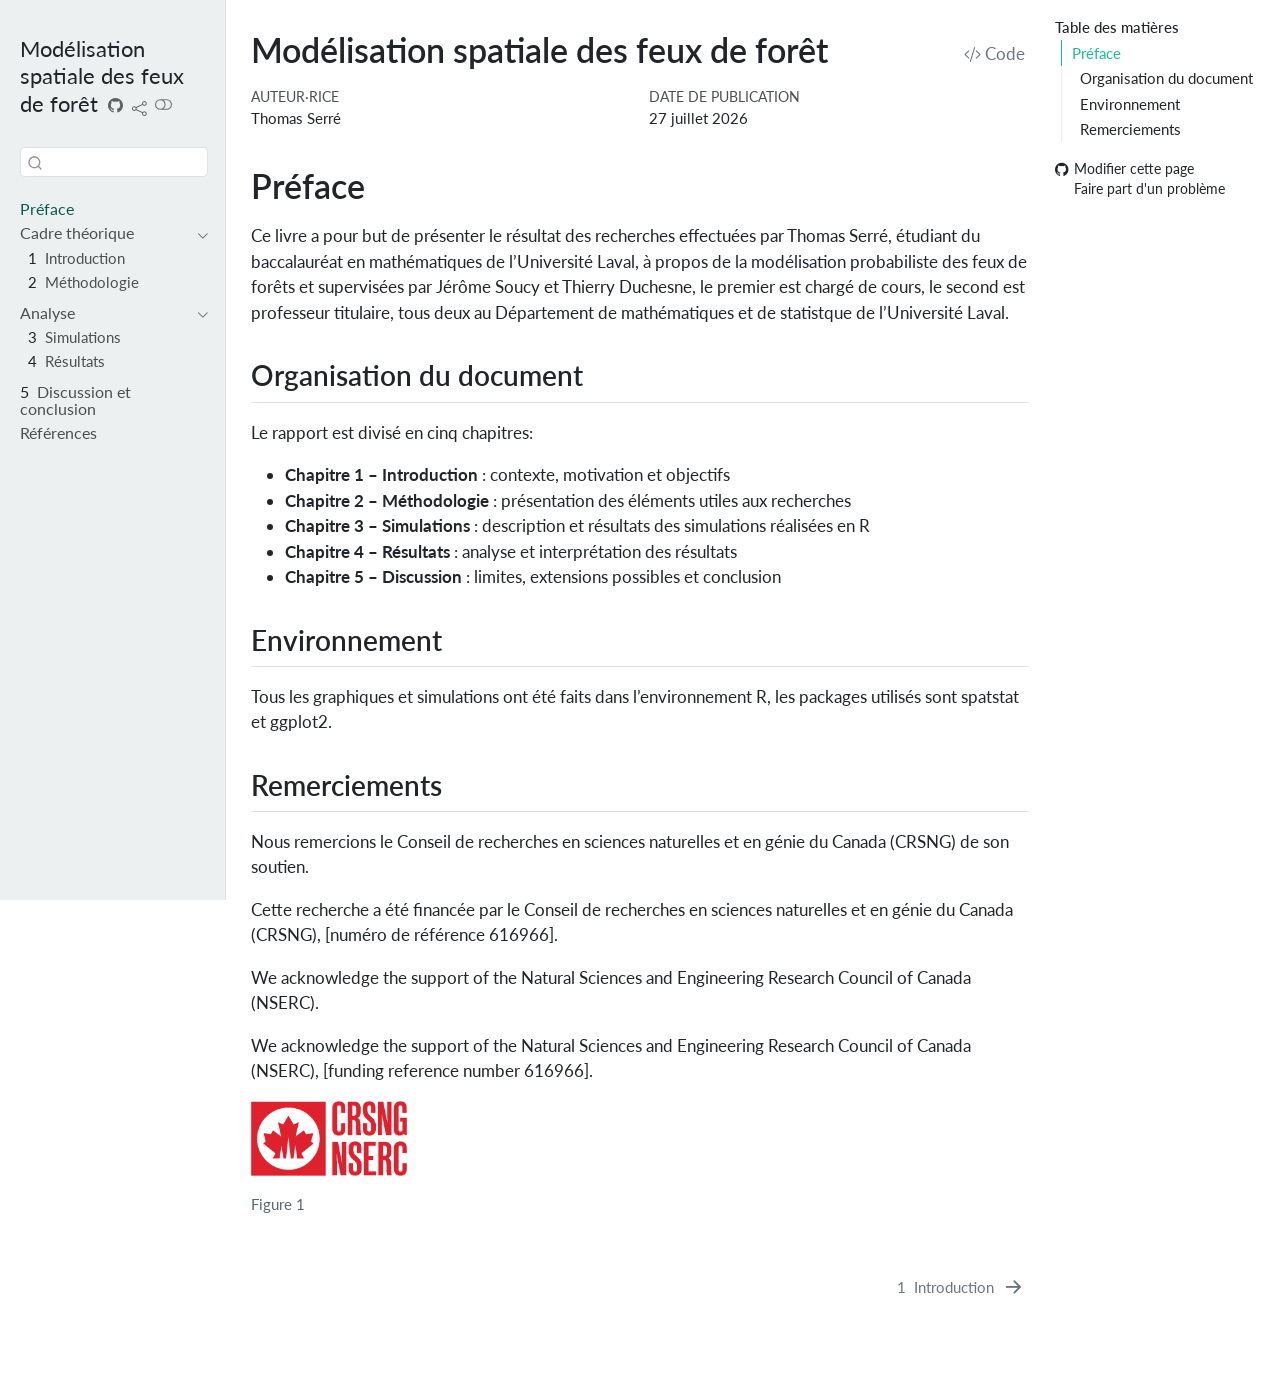
<file: docs/index.html>
<!DOCTYPE html>
<html xmlns="http://www.w3.org/1999/xhtml" lang="fr" xml:lang="fr"><head>

<meta charset="utf-8">
<meta name="generator" content="quarto-1.9.37">

<meta name="viewport" content="width=device-width, initial-scale=1.0, user-scalable=yes">

<meta name="author" content="Thomas Serré">

<title>Modélisation spatiale des feux de forêt</title>
<style>
/* Default styles provided by pandoc.
** See https://pandoc.org/MANUAL.html#variables-for-html for config info.
*/
code{white-space: pre-wrap;}
span.smallcaps{font-variant: small-caps;}
div.columns{display: flex; gap: min(4vw, 1.5em);}
div.column{flex: auto; overflow-x: auto;}
div.hanging-indent{margin-left: 1.5em; text-indent: -1.5em;}
ul.task-list{list-style: none;}
ul.task-list li input[type="checkbox"] {
  width: 0.8em;
  margin: 0 0.8em 0.2em -1em; /* quarto-specific, see https://github.com/quarto-dev/quarto-cli/issues/4556 */ 
  vertical-align: middle;
}
/* CSS for syntax highlighting */
html { -webkit-text-size-adjust: 100%; }
pre > code.sourceCode { white-space: pre; position: relative; }
pre > code.sourceCode > span { display: inline-block; line-height: 1.25; }
pre > code.sourceCode > span:empty { height: 1.2em; }
.sourceCode { overflow: visible; }
code.sourceCode > span { color: inherit; text-decoration: inherit; }
div.sourceCode { margin: 1em 0; }
pre.sourceCode { margin: 0; }
@media screen {
div.sourceCode { overflow: auto; }
}
@media print {
pre > code.sourceCode { white-space: pre-wrap; }
pre > code.sourceCode > span { text-indent: -5em; padding-left: 5em; }
}
pre.numberSource code
  { counter-reset: source-line 0; }
pre.numberSource code > span
  { position: relative; left: -4em; counter-increment: source-line; }
pre.numberSource code > span > a:first-child::before
  { content: counter(source-line);
    position: relative; left: -1em; text-align: right; vertical-align: baseline;
    border: none; display: inline-block;
    -webkit-touch-callout: none; -webkit-user-select: none;
    -khtml-user-select: none; -moz-user-select: none;
    -ms-user-select: none; user-select: none;
    padding: 0 4px; width: 4em;
  }
pre.numberSource { margin-left: 3em;  padding-left: 4px; }
div.sourceCode
  {   }
@media screen {
pre > code.sourceCode > span > a:first-child::before { text-decoration: underline; }
}
</style>


<script src="site_libs/quarto-nav/quarto-nav.js"></script>
<script src="site_libs/quarto-nav/headroom.min.js"></script>
<script src="site_libs/clipboard/clipboard.min.js"></script>
<script src="site_libs/quarto-search/autocomplete.umd.js"></script>
<script src="site_libs/quarto-search/fuse.min.js"></script>
<script src="site_libs/quarto-search/quarto-search.js"></script>
<meta name="quarto:offset" content="./">
<link href="./01-introduction.html" rel="next">
<script src="site_libs/quarto-html/quarto.js" type="module"></script>
<script src="site_libs/quarto-html/tabsets/tabsets.js" type="module"></script>
<script src="site_libs/quarto-html/popper.min.js"></script>
<script src="site_libs/quarto-html/tippy.umd.min.js"></script>
<script src="site_libs/quarto-html/anchor.min.js"></script>
<link href="site_libs/quarto-html/tippy.css" rel="stylesheet">
<link href="site_libs/quarto-html/quarto-syntax-highlighting-acf12a64177840b8d86f2d4f01b2e9fb.css" rel="stylesheet" class="quarto-color-scheme" id="quarto-text-highlighting-styles">
<link href="site_libs/quarto-html/quarto-syntax-highlighting-dark-23bbe8b5e4efc1e257f6d59dce478b08.css" rel="stylesheet" class="quarto-color-scheme quarto-color-alternate" id="quarto-text-highlighting-styles">
<link href="site_libs/quarto-html/quarto-syntax-highlighting-acf12a64177840b8d86f2d4f01b2e9fb.css" rel="stylesheet" class="quarto-color-scheme-extra" id="quarto-text-highlighting-styles">
<script src="site_libs/bootstrap/bootstrap.min.js"></script>
<link href="site_libs/bootstrap/bootstrap-icons.css" rel="stylesheet">
<link href="site_libs/bootstrap/bootstrap-ed036125cb90d651d545eae5633f85e0.min.css" rel="stylesheet" append-hash="true" class="quarto-color-scheme" id="quarto-bootstrap" data-mode="light">
<link href="site_libs/bootstrap/bootstrap-dark-a13ffe6ee3161ff0644c8b6647f14699.min.css" rel="stylesheet" append-hash="true" class="quarto-color-scheme quarto-color-alternate" id="quarto-bootstrap" data-mode="dark">
<link href="site_libs/bootstrap/bootstrap-ed036125cb90d651d545eae5633f85e0.min.css" rel="stylesheet" append-hash="true" class="quarto-color-scheme-extra" id="quarto-bootstrap" data-mode="light">
<script id="quarto-search-options" type="application/json">{
  "location": "sidebar",
  "copy-button": false,
  "collapse-after": 3,
  "panel-placement": "start",
  "type": "textbox",
  "limit": 50,
  "keyboard-shortcut": [
    "f",
    "/",
    "s"
  ],
  "show-item-context": false,
  "language": {
    "search-no-results-text": "Pas de résultats",
    "search-matching-documents-text": "documents trouvés",
    "search-copy-link-title": "Copier le lien vers la recherche",
    "search-hide-matches-text": "Cacher les correspondances additionnelles",
    "search-more-match-text": "correspondance de plus dans ce document",
    "search-more-matches-text": "correspondances de plus dans ce document",
    "search-clear-button-title": "Effacer",
    "search-text-placeholder": "",
    "search-detached-cancel-button-title": "Annuler",
    "search-submit-button-title": "Envoyer",
    "search-label": "Recherche"
  }
}</script>


</head>

<body class="nav-sidebar docked quarto-light"><script id="quarto-html-before-body" type="application/javascript">
    const toggleBodyColorMode = (bsSheetEl) => {
      const mode = bsSheetEl.getAttribute("data-mode");
      const bodyEl = window.document.querySelector("body");
      if (mode === "dark") {
        bodyEl.classList.add("quarto-dark");
        bodyEl.classList.remove("quarto-light");
      } else {
        bodyEl.classList.add("quarto-light");
        bodyEl.classList.remove("quarto-dark");
      }
    }
    const toggleBodyColorPrimary = () => {
      const bsSheetEl = window.document.querySelector("link#quarto-bootstrap:not([rel=disabled-stylesheet])");
      if (bsSheetEl) {
        toggleBodyColorMode(bsSheetEl);
      }
    }
    const setColorSchemeToggle = (alternate) => {
      const toggles = window.document.querySelectorAll('.quarto-color-scheme-toggle');
      for (let i=0; i < toggles.length; i++) {
        const toggle = toggles[i];
        if (toggle) {
          if (alternate) {
            toggle.classList.add("alternate");
          } else {
            toggle.classList.remove("alternate");
          }
        }
      }
    };
    const toggleColorMode = (alternate) => {
      // Switch the stylesheets
      const primaryStylesheets = window.document.querySelectorAll('link.quarto-color-scheme:not(.quarto-color-alternate)');
      const alternateStylesheets = window.document.querySelectorAll('link.quarto-color-scheme.quarto-color-alternate');
      manageTransitions('#quarto-margin-sidebar .nav-link', false);
      if (alternate) {
        // note: dark is layered on light, we don't disable primary!
        enableStylesheet(alternateStylesheets);
        for (const sheetNode of alternateStylesheets) {
          if (sheetNode.id === "quarto-bootstrap") {
            toggleBodyColorMode(sheetNode);
          }
        }
      } else {
        disableStylesheet(alternateStylesheets);
        enableStylesheet(primaryStylesheets)
        toggleBodyColorPrimary();
      }
      manageTransitions('#quarto-margin-sidebar .nav-link', true);
      // Switch the toggles
      setColorSchemeToggle(alternate)
      // Hack to workaround the fact that safari doesn't
      // properly recolor the scrollbar when toggling (#1455)
      if (navigator.userAgent.indexOf('Safari') > 0 && navigator.userAgent.indexOf('Chrome') == -1) {
        manageTransitions("body", false);
        window.scrollTo(0, 1);
        setTimeout(() => {
          window.scrollTo(0, 0);
          manageTransitions("body", true);
        }, 40);
      }
    }
    const disableStylesheet = (stylesheets) => {
      for (let i=0; i < stylesheets.length; i++) {
        const stylesheet = stylesheets[i];
        stylesheet.rel = 'disabled-stylesheet';
      }
    }
    const enableStylesheet = (stylesheets) => {
      for (let i=0; i < stylesheets.length; i++) {
        const stylesheet = stylesheets[i];
        if(stylesheet.rel !== 'stylesheet') { // for Chrome, which will still FOUC without this check
          stylesheet.rel = 'stylesheet';
        }
      }
    }
    const manageTransitions = (selector, allowTransitions) => {
      const els = window.document.querySelectorAll(selector);
      for (let i=0; i < els.length; i++) {
        const el = els[i];
        if (allowTransitions) {
          el.classList.remove('notransition');
        } else {
          el.classList.add('notransition');
        }
      }
    }
    const isFileUrl = () => {
      return window.location.protocol === 'file:';
    }
    const hasAlternateSentinel = () => {
      let styleSentinel = getColorSchemeSentinel();
      if (styleSentinel !== null) {
        return styleSentinel === "alternate";
      } else {
        return false;
      }
    }
    const setStyleSentinel = (alternate) => {
      const value = alternate ? "alternate" : "default";
      if (!isFileUrl()) {
        window.localStorage.setItem("quarto-color-scheme", value);
      } else {
        localAlternateSentinel = value;
      }
    }
    const getColorSchemeSentinel = () => {
      if (!isFileUrl()) {
        const storageValue = window.localStorage.getItem("quarto-color-scheme");
        return storageValue != null ? storageValue : localAlternateSentinel;
      } else {
        return localAlternateSentinel;
      }
    }
    const toggleGiscusIfUsed = (isAlternate, darkModeDefault) => {
      const baseTheme = document.querySelector('#giscus-base-theme')?.value ?? 'light';
      const alternateTheme = document.querySelector('#giscus-alt-theme')?.value ?? 'dark';
      let newTheme = '';
      if(authorPrefersDark) {
        newTheme = isAlternate ? baseTheme : alternateTheme;
      } else {
        newTheme = isAlternate ? alternateTheme : baseTheme;
      }
      const changeGiscusTheme = () => {
        // From: https://github.com/giscus/giscus/issues/336
        const sendMessage = (message) => {
          const iframe = document.querySelector('iframe.giscus-frame');
          if (!iframe) return;
          iframe.contentWindow.postMessage({ giscus: message }, 'https://giscus.app');
        }
        sendMessage({
          setConfig: {
            theme: newTheme
          }
        });
      }
      const isGiscussLoaded = window.document.querySelector('iframe.giscus-frame') !== null;
      if (isGiscussLoaded) {
        changeGiscusTheme();
      }
    };
    const authorPrefersDark = false;
    const darkModeDefault = authorPrefersDark;
      document.querySelector('link#quarto-text-highlighting-styles.quarto-color-scheme-extra').rel = 'disabled-stylesheet';
      document.querySelector('link#quarto-bootstrap.quarto-color-scheme-extra').rel = 'disabled-stylesheet';
    let localAlternateSentinel = darkModeDefault ? 'alternate' : 'default';
    // Dark / light mode switch
    window.quartoToggleColorScheme = () => {
      // Read the current dark / light value
      let toAlternate = !hasAlternateSentinel();
      toggleColorMode(toAlternate);
      setStyleSentinel(toAlternate);
      toggleGiscusIfUsed(toAlternate, darkModeDefault);
      window.dispatchEvent(new Event('resize'));
    };
    // Switch to dark mode if need be
    if (hasAlternateSentinel()) {
      toggleColorMode(true);
    } else {
      toggleColorMode(false);
    }
  </script>

<div id="quarto-search-results"></div>
  <header id="quarto-header" class="headroom fixed-top">
  <nav class="quarto-secondary-nav">
    <div class="container-fluid d-flex">
      <button type="button" class="quarto-btn-toggle btn" data-bs-toggle="collapse" role="button" data-bs-target=".quarto-sidebar-collapse-item" aria-controls="quarto-sidebar" aria-expanded="false" aria-label="Basculer la barre latérale" onclick="if (window.quartoToggleHeadroom) { window.quartoToggleHeadroom(); }">
        <i class="bi bi-layout-text-sidebar-reverse"></i>
      </button>
        <nav class="quarto-page-breadcrumbs" aria-label="breadcrumb"><ol class="breadcrumb"><li class="breadcrumb-item"><a href="./index.html">Préface</a></li></ol></nav>
        <a class="flex-grow-1" role="navigation" data-bs-toggle="collapse" data-bs-target=".quarto-sidebar-collapse-item" aria-controls="quarto-sidebar" aria-expanded="false" aria-label="Basculer la barre latérale" onclick="if (window.quartoToggleHeadroom) { window.quartoToggleHeadroom(); }">      
        </a>
      <button type="button" class="btn quarto-search-button" aria-label="Recherche" onclick="window.quartoOpenSearch();">
        <i class="bi bi-search"></i>
      </button>
    </div>
  </nav>
</header>
<!-- content -->
<div id="quarto-content" class="quarto-container page-columns page-rows-contents page-layout-article">
<!-- sidebar -->
  <nav id="quarto-sidebar" class="sidebar collapse collapse-horizontal quarto-sidebar-collapse-item sidebar-navigation docked overflow-auto">
    <div class="pt-lg-2 mt-2 text-left sidebar-header">
    <div class="sidebar-title mb-0 py-0">
      <a href="./">Modélisation spatiale des feux de forêt</a> 
        <div class="sidebar-tools-main tools-wide">
    <a href="https://github.com" title="Code source" class="quarto-navigation-tool px-1" aria-label="Code source"><i class="bi bi-github"></i></a>
    <div class="dropdown">
      <a href="" title="Share" id="quarto-navigation-tool-dropdown-0" class="quarto-navigation-tool dropdown-toggle px-1" data-bs-toggle="dropdown" aria-expanded="false" role="link" aria-label="Share"><i class="bi bi-share"></i></a>
      <ul class="dropdown-menu" aria-labelledby="quarto-navigation-tool-dropdown-0">
          <li>
            <a class="dropdown-item sidebar-tools-main-item" href="https://twitter.com/intent/tweet?url=|url|">
              <i class="bi bi-twitter pe-1"></i>
            Twitter
            </a>
          </li>
          <li>
            <a class="dropdown-item sidebar-tools-main-item" href="https://www.linkedin.com/sharing/share-offsite/?url=|url|">
              <i class="bi bi-linkedin pe-1"></i>
            LinkedIn
            </a>
          </li>
      </ul>
    </div>
  <a href="" class="quarto-color-scheme-toggle quarto-navigation-tool  px-1" onclick="window.quartoToggleColorScheme(); return false;" title="Basculer le mode sombre"><i class="bi"></i></a>
</div>
    </div>
      </div>
        <div class="mt-2 flex-shrink-0 align-items-center">
        <div class="sidebar-search">
        <div id="quarto-search" class="" title="Recherche"></div>
        </div>
        </div>
    <div class="sidebar-menu-container"> 
    <ul class="list-unstyled mt-1">
        <li class="sidebar-item">
  <div class="sidebar-item-container"> 
  <a href="./index.html" class="sidebar-item-text sidebar-link active">
 <span class="menu-text">Préface</span></a>
  </div>
</li>
        <li class="sidebar-item sidebar-item-section">
      <div class="sidebar-item-container"> 
            <a class="sidebar-item-text sidebar-link text-start" data-bs-toggle="collapse" data-bs-target="#quarto-sidebar-section-1" role="navigation" aria-expanded="true">
 <span class="menu-text">Cadre théorique</span></a>
          <a class="sidebar-item-toggle text-start" data-bs-toggle="collapse" data-bs-target="#quarto-sidebar-section-1" role="navigation" aria-expanded="true" aria-label="Basculer la section">
            <i class="bi bi-chevron-right ms-2"></i>
          </a> 
      </div>
      <ul id="quarto-sidebar-section-1" class="collapse list-unstyled sidebar-section depth1 show">  
          <li class="sidebar-item">
  <div class="sidebar-item-container"> 
  <a href="./01-introduction.html" class="sidebar-item-text sidebar-link">
 <span class="menu-text"><span class="chapter-number">1</span>&nbsp; <span class="chapter-title">Introduction</span></span></a>
  </div>
</li>
          <li class="sidebar-item">
  <div class="sidebar-item-container"> 
  <a href="./02-methodologie.html" class="sidebar-item-text sidebar-link">
 <span class="menu-text"><span class="chapter-number">2</span>&nbsp; <span class="chapter-title">Méthodologie</span></span></a>
  </div>
</li>
      </ul>
  </li>
        <li class="sidebar-item sidebar-item-section">
      <div class="sidebar-item-container"> 
            <a class="sidebar-item-text sidebar-link text-start" data-bs-toggle="collapse" data-bs-target="#quarto-sidebar-section-2" role="navigation" aria-expanded="true">
 <span class="menu-text">Analyse</span></a>
          <a class="sidebar-item-toggle text-start" data-bs-toggle="collapse" data-bs-target="#quarto-sidebar-section-2" role="navigation" aria-expanded="true" aria-label="Basculer la section">
            <i class="bi bi-chevron-right ms-2"></i>
          </a> 
      </div>
      <ul id="quarto-sidebar-section-2" class="collapse list-unstyled sidebar-section depth1 show">  
          <li class="sidebar-item">
  <div class="sidebar-item-container"> 
  <a href="./03-simulations.html" class="sidebar-item-text sidebar-link">
 <span class="menu-text"><span class="chapter-number">3</span>&nbsp; <span class="chapter-title">Simulations</span></span></a>
  </div>
</li>
          <li class="sidebar-item">
  <div class="sidebar-item-container"> 
  <a href="./04-resultats.html" class="sidebar-item-text sidebar-link">
 <span class="menu-text"><span class="chapter-number">4</span>&nbsp; <span class="chapter-title">Résultats</span></span></a>
  </div>
</li>
      </ul>
  </li>
        <li class="sidebar-item">
  <div class="sidebar-item-container"> 
  <a href="./05-discussion.html" class="sidebar-item-text sidebar-link">
 <span class="menu-text"><span class="chapter-number">5</span>&nbsp; <span class="chapter-title">Discussion et conclusion</span></span></a>
  </div>
</li>
        <li class="sidebar-item">
  <div class="sidebar-item-container"> 
  <a href="./references.html" class="sidebar-item-text sidebar-link">
 <span class="menu-text">Références</span></a>
  </div>
</li>
    </ul>
    </div>
</nav>
<div id="quarto-sidebar-glass" class="quarto-sidebar-collapse-item" data-bs-toggle="collapse" data-bs-target=".quarto-sidebar-collapse-item"></div>
<!-- margin-sidebar -->
    <div id="quarto-margin-sidebar" class="sidebar margin-sidebar">
        <nav id="TOC" role="doc-toc" class="toc-active">
    <h2 id="toc-title">Table des matières</h2>
   
  <ul>
  <li><a href="#préface" id="toc-préface" class="nav-link active" data-scroll-target="#préface">Préface</a>
  <ul class="collapse">
  <li><a href="#organisation-du-document" id="toc-organisation-du-document" class="nav-link" data-scroll-target="#organisation-du-document">Organisation du document</a></li>
  <li><a href="#environnement" id="toc-environnement" class="nav-link" data-scroll-target="#environnement">Environnement</a></li>
  <li><a href="#remerciements" id="toc-remerciements" class="nav-link" data-scroll-target="#remerciements">Remerciements</a></li>
  </ul></li>
  </ul>
<div class="toc-actions"><ul><li><a href="https://github.com/edit/main/index.qmd" class="toc-action"><i class="bi bi-github"></i>Modifier cette page</a></li><li><a href="https://github.com/issues/new" class="toc-action"><i class="bi empty"></i>Faire part d'un problème</a></li></ul></div></nav>
    </div>
<!-- main -->
<main class="content" id="quarto-document-content">


<header id="title-block-header" class="quarto-title-block default">
<div class="quarto-title">
<div class="quarto-title-block"><div><h1 class="title">Modélisation spatiale des feux de forêt</h1><button type="button" class="btn code-tools-button" id="quarto-code-tools-source"><i class="bi"></i> Code</button></div></div>
</div>



<div class="quarto-title-meta">

    <div>
    <div class="quarto-title-meta-heading">Auteur·rice</div>
    <div class="quarto-title-meta-contents">
             <p>Thomas Serré </p>
          </div>
  </div>
    
    <div>
    <div class="quarto-title-meta-heading">Date de publication</div>
    <div class="quarto-title-meta-contents">
      <p class="date">27 juillet 2026</p>
    </div>
  </div>
  
    
  </div>
  


</header>


<section id="préface" class="level1 unnumbered">
<h1 class="unnumbered">Préface</h1>
<p>Ce livre a pour but de présenter le résultat des recherches effectuées par Thomas Serré, étudiant du baccalauréat en mathématiques de l’Université Laval, à propos de la modélisation probabiliste des feux de forêts et supervisées par Jérôme Soucy et Thierry Duchesne, le premier est chargé de cours, le second est professeur titulaire, tous deux au Département de mathématiques et de statistque de l’Université Laval.</p>
<section id="organisation-du-document" class="level2">
<h2 class="anchored" data-anchor-id="organisation-du-document">Organisation du document</h2>
<p>Le rapport est divisé en cinq chapitres:</p>
<ul>
<li><strong>Chapitre 1 – Introduction</strong> : contexte, motivation et objectifs</li>
<li><strong>Chapitre 2 – Méthodologie</strong> : présentation des éléments utiles aux recherches</li>
<li><strong>Chapitre 3 – Simulations</strong> : description et résultats des simulations réalisées en R</li>
<li><strong>Chapitre 4 – Résultats</strong> : analyse et interprétation des résultats</li>
<li><strong>Chapitre 5 – Discussion</strong> : limites, extensions possibles et conclusion</li>
</ul>
</section>
<section id="environnement" class="level2">
<h2 class="anchored" data-anchor-id="environnement">Environnement</h2>
<p>Tous les graphiques et simulations ont été faits dans l’environnement R, les packages utilisés sont spatstat et ggplot2.</p>
</section>
<section id="remerciements" class="level2">
<h2 class="anchored" data-anchor-id="remerciements">Remerciements</h2>
<p>Nous remercions le Conseil de recherches en sciences naturelles et en génie du Canada (CRSNG) de son soutien.</p>
<p>Cette recherche a été financée par le Conseil de recherches en sciences naturelles et en génie du Canada (CRSNG), [numéro de référence 616966].</p>
<p>We acknowledge the support of the Natural Sciences and Engineering Research Council of Canada (NSERC).</p>
<p>We acknowledge the support of the Natural Sciences and Engineering Research Council of Canada (NSERC), [funding reference number 616966].</p>
<div id="fig-crsng" class="quarto-float quarto-figure quarto-figure-left anchored" width="20%" data-fig-align="left">
<figure class="quarto-float quarto-float-fig figure">
<div aria-describedby="fig-crsng-caption-0ceaefa1-69ba-4598-a22c-09a6ac19f8ca">
<img src="images/CRSNG_RGB.png" id="fig-crsng" class="img-fluid quarto-figure quarto-figure-left anchored figure-img" style="width:20.0%">
</div>
<figcaption class="quarto-float-caption-bottom quarto-float-caption quarto-float-fig quarto-uncaptioned" id="fig-crsng-caption-0ceaefa1-69ba-4598-a22c-09a6ac19f8ca">
Figure&nbsp;1
</figcaption>
</figure>
</div>


<!-- -->

</section>
</section>

</main> <!-- /main -->
<script id="quarto-html-after-body" type="application/javascript">
  window.document.addEventListener("DOMContentLoaded", function (event) {
    // Ensure there is a toggle, if there isn't float one in the top right
    if (window.document.querySelector('.quarto-color-scheme-toggle') === null) {
      const a = window.document.createElement('a');
      a.classList.add('top-right');
      a.classList.add('quarto-color-scheme-toggle');
      a.href = "";
      a.onclick = function() { try { window.quartoToggleColorScheme(); } catch {} return false; };
      const i = window.document.createElement("i");
      i.classList.add('bi');
      a.appendChild(i);
      window.document.body.appendChild(a);
    }
    setColorSchemeToggle(hasAlternateSentinel())
    const icon = "";
    const anchorJS = new window.AnchorJS();
    anchorJS.options = {
      placement: 'right',
      icon: icon
    };
    anchorJS.add('.anchored');
    const isCodeAnnotation = (el) => {
      for (const clz of el.classList) {
        if (clz.startsWith('code-annotation-')) {                     
          return true;
        }
      }
      return false;
    }
    const onCopySuccess = function(e) {
      // button target
      const button = e.trigger;
      // don't keep focus
      button.blur();
      // flash "checked"
      button.classList.add('code-copy-button-checked');
      var currentTitle = button.getAttribute("title");
      button.setAttribute("title", "Copié");
      let tooltip;
      if (window.bootstrap) {
        button.setAttribute("data-bs-toggle", "tooltip");
        button.setAttribute("data-bs-placement", "left");
        button.setAttribute("data-bs-title", "Copié");
        tooltip = new bootstrap.Tooltip(button, 
          { trigger: "manual", 
            customClass: "code-copy-button-tooltip",
            offset: [0, -8]});
        tooltip.show();    
      }
      setTimeout(function() {
        if (tooltip) {
          tooltip.hide();
          button.removeAttribute("data-bs-title");
          button.removeAttribute("data-bs-toggle");
          button.removeAttribute("data-bs-placement");
        }
        button.setAttribute("title", currentTitle);
        button.classList.remove('code-copy-button-checked');
      }, 1000);
      // clear code selection
      e.clearSelection();
    }
    const getTextToCopy = function(trigger) {
      const outerScaffold = trigger.parentElement.cloneNode(true);
      const codeEl = outerScaffold.querySelector('code');
      for (const childEl of codeEl.children) {
        if (isCodeAnnotation(childEl)) {
          childEl.remove();
        }
      }
      return codeEl.innerText;
    }
    const clipboard = new window.ClipboardJS('.code-copy-button:not([data-in-quarto-modal])', {
      text: getTextToCopy
    });
    clipboard.on('success', onCopySuccess);
    if (window.document.getElementById('quarto-embedded-source-code-modal')) {
      const clipboardModal = new window.ClipboardJS('.code-copy-button[data-in-quarto-modal]', {
        text: getTextToCopy,
        container: window.document.getElementById('quarto-embedded-source-code-modal')
      });
      clipboardModal.on('success', onCopySuccess);
    }
    const viewSource = window.document.getElementById('quarto-view-source') ||
                       window.document.getElementById('quarto-code-tools-source');
    if (viewSource) {
      const sourceUrl = viewSource.getAttribute("data-quarto-source-url");
      viewSource.addEventListener("click", function(e) {
        if (sourceUrl) {
          // rstudio viewer pane
          if (/\bcapabilities=\b/.test(window.location)) {
            window.open(sourceUrl);
          } else {
            window.location.href = sourceUrl;
          }
        } else {
          const modal = new bootstrap.Modal(document.getElementById('quarto-embedded-source-code-modal'));
          modal.show();
        }
        return false;
      });
    }
    function toggleCodeHandler(show) {
      return function(e) {
        const detailsSrc = window.document.querySelectorAll(".cell > details > .sourceCode");
        for (let i=0; i<detailsSrc.length; i++) {
          const details = detailsSrc[i].parentElement;
          if (show) {
            details.open = true;
          } else {
            details.removeAttribute("open");
          }
        }
        const cellCodeDivs = window.document.querySelectorAll(".cell > .sourceCode");
        const fromCls = show ? "hidden" : "unhidden";
        const toCls = show ? "unhidden" : "hidden";
        for (let i=0; i<cellCodeDivs.length; i++) {
          const codeDiv = cellCodeDivs[i];
          if (codeDiv.classList.contains(fromCls)) {
            codeDiv.classList.remove(fromCls);
            codeDiv.classList.add(toCls);
          } 
        }
        return false;
      }
    }
    const hideAllCode = window.document.getElementById("quarto-hide-all-code");
    if (hideAllCode) {
      hideAllCode.addEventListener("click", toggleCodeHandler(false));
    }
    const showAllCode = window.document.getElementById("quarto-show-all-code");
    if (showAllCode) {
      showAllCode.addEventListener("click", toggleCodeHandler(true));
    }
      var localhostRegex = new RegExp(/^(?:http|https):\/\/localhost\:?[0-9]*\//);
      var mailtoRegex = new RegExp(/^mailto:/);
        var filterRegex = new RegExp('/' + window.location.host + '/');
      var isInternal = (href) => {
          return filterRegex.test(href) || localhostRegex.test(href) || mailtoRegex.test(href);
      }
      // Inspect non-navigation links and adorn them if external
     var links = window.document.querySelectorAll('a[href]:not(.nav-link):not(.navbar-brand):not(.toc-action):not(.sidebar-link):not(.sidebar-item-toggle):not(.pagination-link):not(.no-external):not([aria-hidden]):not(.dropdown-item):not(.quarto-navigation-tool):not(.about-link)');
      for (var i=0; i<links.length; i++) {
        const link = links[i];
        if (!isInternal(link.href)) {
          // undo the damage that might have been done by quarto-nav.js in the case of
          // links that we want to consider external
          if (link.dataset.originalHref !== undefined) {
            link.href = link.dataset.originalHref;
          }
        }
      }
    function tippyHover(el, contentFn, onTriggerFn, onUntriggerFn) {
      const config = {
        allowHTML: true,
        maxWidth: 500,
        delay: 100,
        arrow: false,
        appendTo: function(el) {
            return el.parentElement;
        },
        interactive: true,
        interactiveBorder: 10,
        theme: 'quarto',
        placement: 'bottom-start',
      };
      if (contentFn) {
        config.content = contentFn;
      }
      if (onTriggerFn) {
        config.onTrigger = onTriggerFn;
      }
      if (onUntriggerFn) {
        config.onUntrigger = onUntriggerFn;
      }
      window.tippy(el, config); 
    }
    const noterefs = window.document.querySelectorAll('a[role="doc-noteref"]');
    for (var i=0; i<noterefs.length; i++) {
      const ref = noterefs[i];
      tippyHover(ref, function() {
        // use id or data attribute instead here
        let href = ref.getAttribute('data-footnote-href') || ref.getAttribute('href');
        try { href = new URL(href).hash; } catch {}
        const id = href.replace(/^#\/?/, "");
        const note = window.document.getElementById(id);
        if (note) {
          return note.innerHTML;
        } else {
          return "";
        }
      });
    }
    const xrefs = window.document.querySelectorAll('a.quarto-xref');
    const processXRef = (id, note) => {
      // Strip column container classes
      const stripColumnClz = (el) => {
        el.classList.remove("page-full", "page-columns");
        if (el.children) {
          for (const child of el.children) {
            stripColumnClz(child);
          }
        }
      }
      stripColumnClz(note)
      if (id === null || id.startsWith('sec-')) {
        // Special case sections, only their first couple elements
        const container = document.createElement("div");
        if (note.children && note.children.length > 2) {
          container.appendChild(note.children[0].cloneNode(true));
          for (let i = 1; i < note.children.length; i++) {
            const child = note.children[i];
            if (child.tagName === "P" && child.innerText === "") {
              continue;
            } else {
              container.appendChild(child.cloneNode(true));
              break;
            }
          }
          if (window.Quarto?.typesetMath) {
            window.Quarto.typesetMath(container);
          }
          return container.innerHTML
        } else {
          if (window.Quarto?.typesetMath) {
            window.Quarto.typesetMath(note);
          }
          return note.innerHTML;
        }
      } else {
        // Remove any anchor links if they are present
        const anchorLink = note.querySelector('a.anchorjs-link');
        if (anchorLink) {
          anchorLink.remove();
        }
        if (window.Quarto?.typesetMath) {
          window.Quarto.typesetMath(note);
        }
        if (note.classList.contains("callout")) {
          return note.outerHTML;
        } else {
          return note.innerHTML;
        }
      }
    }
    for (var i=0; i<xrefs.length; i++) {
      const xref = xrefs[i];
      tippyHover(xref, undefined, function(instance) {
        instance.disable();
        let url = xref.getAttribute('href');
        let hash = undefined; 
        if (url.startsWith('#')) {
          hash = url;
        } else {
          try { hash = new URL(url).hash; } catch {}
        }
        if (hash) {
          const id = hash.replace(/^#\/?/, "");
          const note = window.document.getElementById(id);
          if (note !== null) {
            try {
              const html = processXRef(id, note.cloneNode(true));
              instance.setContent(html);
            } finally {
              instance.enable();
              instance.show();
            }
          } else {
            // See if we can fetch this
            fetch(url.split('#')[0])
            .then(res => res.text())
            .then(html => {
              const parser = new DOMParser();
              const htmlDoc = parser.parseFromString(html, "text/html");
              const note = htmlDoc.getElementById(id);
              if (note !== null) {
                const html = processXRef(id, note);
                instance.setContent(html);
              } 
            }).finally(() => {
              instance.enable();
              instance.show();
            });
          }
        } else {
          // See if we can fetch a full url (with no hash to target)
          // This is a special case and we should probably do some content thinning / targeting
          fetch(url)
          .then(res => res.text())
          .then(html => {
            const parser = new DOMParser();
            const htmlDoc = parser.parseFromString(html, "text/html");
            const note = htmlDoc.querySelector('main.content');
            if (note !== null) {
              // This should only happen for chapter cross references
              // (since there is no id in the URL)
              // remove the first header
              if (note.children.length > 0 && note.children[0].tagName === "HEADER") {
                note.children[0].remove();
              }
              const html = processXRef(null, note);
              instance.setContent(html);
            } 
          }).finally(() => {
            instance.enable();
            instance.show();
          });
        }
      }, function(instance) {
      });
    }
        let selectedAnnoteEl;
        const selectorForAnnotation = ( cell, annotation) => {
          let cellAttr = 'data-code-cell="' + cell + '"';
          let lineAttr = 'data-code-annotation="' +  annotation + '"';
          const selector = 'span[' + cellAttr + '][' + lineAttr + ']';
          return selector;
        }
        const selectCodeLines = (annoteEl) => {
          const doc = window.document;
          const targetCell = annoteEl.getAttribute("data-target-cell");
          const targetAnnotation = annoteEl.getAttribute("data-target-annotation");
          const annoteSpan = window.document.querySelector(selectorForAnnotation(targetCell, targetAnnotation));
          const lines = annoteSpan.getAttribute("data-code-lines").split(",");
          const lineIds = lines.map((line) => {
            return targetCell + "-" + line;
          })
          let top = null;
          let height = null;
          let parent = null;
          if (lineIds.length > 0) {
              //compute the position of the single el (top and bottom and make a div)
              const el = window.document.getElementById(lineIds[0]);
              top = el.offsetTop;
              height = el.offsetHeight;
              parent = el.parentElement.parentElement;
            if (lineIds.length > 1) {
              const lastEl = window.document.getElementById(lineIds[lineIds.length - 1]);
              const bottom = lastEl.offsetTop + lastEl.offsetHeight;
              height = bottom - top;
            }
            if (top !== null && height !== null && parent !== null) {
              // cook up a div (if necessary) and position it 
              let div = window.document.getElementById("code-annotation-line-highlight");
              if (div === null) {
                div = window.document.createElement("div");
                div.setAttribute("id", "code-annotation-line-highlight");
                div.style.position = 'absolute';
                parent.appendChild(div);
              }
              div.style.top = top - 2 + "px";
              div.style.height = height + 4 + "px";
              div.style.left = 0;
              let gutterDiv = window.document.getElementById("code-annotation-line-highlight-gutter");
              if (gutterDiv === null) {
                gutterDiv = window.document.createElement("div");
                gutterDiv.setAttribute("id", "code-annotation-line-highlight-gutter");
                gutterDiv.style.position = 'absolute';
                const codeCell = window.document.getElementById(targetCell);
                const gutter = codeCell.querySelector('.code-annotation-gutter');
                gutter.appendChild(gutterDiv);
              }
              gutterDiv.style.top = top - 2 + "px";
              gutterDiv.style.height = height + 4 + "px";
            }
            selectedAnnoteEl = annoteEl;
          }
        };
        const unselectCodeLines = () => {
          const elementsIds = ["code-annotation-line-highlight", "code-annotation-line-highlight-gutter"];
          elementsIds.forEach((elId) => {
            const div = window.document.getElementById(elId);
            if (div) {
              div.remove();
            }
          });
          selectedAnnoteEl = undefined;
        };
          // Handle positioning of the toggle
      window.addEventListener(
        "resize",
        throttle(() => {
          elRect = undefined;
          if (selectedAnnoteEl) {
            selectCodeLines(selectedAnnoteEl);
          }
        }, 10)
      );
      function throttle(fn, ms) {
      let throttle = false;
      let timer;
        return (...args) => {
          if(!throttle) { // first call gets through
              fn.apply(this, args);
              throttle = true;
          } else { // all the others get throttled
              if(timer) clearTimeout(timer); // cancel #2
              timer = setTimeout(() => {
                fn.apply(this, args);
                timer = throttle = false;
              }, ms);
          }
        };
      }
        // Attach click handler to the DT
        const annoteDls = window.document.querySelectorAll('dt[data-target-cell]');
        for (const annoteDlNode of annoteDls) {
          annoteDlNode.addEventListener('click', (event) => {
            const clickedEl = event.target;
            if (clickedEl !== selectedAnnoteEl) {
              unselectCodeLines();
              const activeEl = window.document.querySelector('dt[data-target-cell].code-annotation-active');
              if (activeEl) {
                activeEl.classList.remove('code-annotation-active');
              }
              selectCodeLines(clickedEl);
              clickedEl.classList.add('code-annotation-active');
            } else {
              // Unselect the line
              unselectCodeLines();
              clickedEl.classList.remove('code-annotation-active');
            }
          });
        }
    const findCites = (el) => {
      const parentEl = el.parentElement;
      if (parentEl) {
        const cites = parentEl.dataset.cites;
        if (cites) {
          return {
            el,
            cites: cites.split(' ')
          };
        } else {
          return findCites(el.parentElement)
        }
      } else {
        return undefined;
      }
    };
    var bibliorefs = window.document.querySelectorAll('a[role="doc-biblioref"]');
    for (var i=0; i<bibliorefs.length; i++) {
      const ref = bibliorefs[i];
      const citeInfo = findCites(ref);
      if (citeInfo) {
        tippyHover(citeInfo.el, function() {
          var popup = window.document.createElement('div');
          citeInfo.cites.forEach(function(cite) {
            var citeDiv = window.document.createElement('div');
            citeDiv.classList.add('hanging-indent');
            citeDiv.classList.add('csl-entry');
            var biblioDiv = window.document.getElementById('ref-' + cite);
            if (biblioDiv) {
              citeDiv.innerHTML = biblioDiv.innerHTML;
            }
            popup.appendChild(citeDiv);
          });
          return popup.innerHTML;
        });
      }
    }
  });
  </script>
<nav class="page-navigation">
  <div class="nav-page nav-page-previous">
  </div>
  <div class="nav-page nav-page-next">
      <a href="./01-introduction.html" class="pagination-link" aria-label="Introduction">
        <span class="nav-page-text"><span class="chapter-number">1</span>&nbsp; <span class="chapter-title">Introduction</span></span> <i class="bi bi-arrow-right-short"></i>
      </a>
  </div>
</nav><div class="modal fade" id="quarto-embedded-source-code-modal" tabindex="-1" aria-labelledby="quarto-embedded-source-code-modal-label" aria-hidden="true"><div class="modal-dialog modal-dialog-scrollable"><div class="modal-content"><div class="modal-header"><h5 class="modal-title" id="quarto-embedded-source-code-modal-label">Code source</h5><button class="btn-close" data-bs-dismiss="modal"></button></div><div class="modal-body"><div class="">
<div class="code-copy-outer-scaffold"><div class="sourceCode" id="cb1" data-shortcodes="false"><pre class="sourceCode markdown code-with-copy"><code class="sourceCode markdown"><span id="cb1-1"><a href="#cb1-1" aria-hidden="true" tabindex="-1"></a><span class="fu"># Préface {.unnumbered}</span></span>
<span id="cb1-2"><a href="#cb1-2" aria-hidden="true" tabindex="-1"></a></span>
<span id="cb1-3"><a href="#cb1-3" aria-hidden="true" tabindex="-1"></a>Ce livre a pour but de présenter le résultat des recherches effectuées par Thomas Serré, étudiant du baccalauréat en mathématiques de l'Université Laval, à propos de la modélisation probabiliste des feux de forêts et supervisées par Jérôme Soucy et Thierry Duchesne, le premier est chargé de cours, le second est professeur titulaire, tous deux au Département de mathématiques et de statistque de l'Université Laval.</span>
<span id="cb1-4"><a href="#cb1-4" aria-hidden="true" tabindex="-1"></a></span>
<span id="cb1-5"><a href="#cb1-5" aria-hidden="true" tabindex="-1"></a></span>
<span id="cb1-6"><a href="#cb1-6" aria-hidden="true" tabindex="-1"></a><span class="fu">## Organisation du document</span></span>
<span id="cb1-7"><a href="#cb1-7" aria-hidden="true" tabindex="-1"></a></span>
<span id="cb1-8"><a href="#cb1-8" aria-hidden="true" tabindex="-1"></a>Le rapport est divisé en cinq chapitres:</span>
<span id="cb1-9"><a href="#cb1-9" aria-hidden="true" tabindex="-1"></a></span>
<span id="cb1-10"><a href="#cb1-10" aria-hidden="true" tabindex="-1"></a><span class="ss">- </span>**Chapitre 1 – Introduction** : contexte, motivation et objectifs</span>
<span id="cb1-11"><a href="#cb1-11" aria-hidden="true" tabindex="-1"></a><span class="ss">- </span>**Chapitre 2 – Méthodologie** : présentation des éléments utiles aux recherches</span>
<span id="cb1-12"><a href="#cb1-12" aria-hidden="true" tabindex="-1"></a><span class="ss">- </span>**Chapitre 3 – Simulations** : description et résultats des simulations réalisées en R</span>
<span id="cb1-13"><a href="#cb1-13" aria-hidden="true" tabindex="-1"></a><span class="ss">- </span>**Chapitre 4 – Résultats** : analyse et interprétation des résultats</span>
<span id="cb1-14"><a href="#cb1-14" aria-hidden="true" tabindex="-1"></a><span class="ss">- </span>**Chapitre 5 – Discussion** : limites, extensions possibles et conclusion</span>
<span id="cb1-15"><a href="#cb1-15" aria-hidden="true" tabindex="-1"></a></span>
<span id="cb1-16"><a href="#cb1-16" aria-hidden="true" tabindex="-1"></a><span class="fu">## Environnement</span></span>
<span id="cb1-17"><a href="#cb1-17" aria-hidden="true" tabindex="-1"></a></span>
<span id="cb1-18"><a href="#cb1-18" aria-hidden="true" tabindex="-1"></a>Tous les graphiques et simulations ont été faits dans l'environnement R, les packages utilisés sont spatstat et ggplot2.</span>
<span id="cb1-19"><a href="#cb1-19" aria-hidden="true" tabindex="-1"></a></span>
<span id="cb1-20"><a href="#cb1-20" aria-hidden="true" tabindex="-1"></a><span class="fu">## Remerciements</span></span>
<span id="cb1-21"><a href="#cb1-21" aria-hidden="true" tabindex="-1"></a></span>
<span id="cb1-22"><a href="#cb1-22" aria-hidden="true" tabindex="-1"></a>Nous remercions le Conseil de recherches en sciences naturelles et en génie du Canada (CRSNG) de son soutien.</span>
<span id="cb1-23"><a href="#cb1-23" aria-hidden="true" tabindex="-1"></a></span>
<span id="cb1-24"><a href="#cb1-24" aria-hidden="true" tabindex="-1"></a>Cette recherche a été financée par le Conseil de recherches en sciences naturelles et en génie du Canada (CRSNG), <span class="co">[</span><span class="ot">numéro de référence 616966</span><span class="co">]</span>.</span>
<span id="cb1-25"><a href="#cb1-25" aria-hidden="true" tabindex="-1"></a></span>
<span id="cb1-26"><a href="#cb1-26" aria-hidden="true" tabindex="-1"></a>We acknowledge the support of the Natural Sciences and Engineering Research Council of Canada (NSERC).</span>
<span id="cb1-27"><a href="#cb1-27" aria-hidden="true" tabindex="-1"></a></span>
<span id="cb1-28"><a href="#cb1-28" aria-hidden="true" tabindex="-1"></a>We acknowledge the support of the Natural Sciences and Engineering Research Council of Canada (NSERC), <span class="co">[</span><span class="ot">funding reference number 616966</span><span class="co">]</span>.</span>
<span id="cb1-29"><a href="#cb1-29" aria-hidden="true" tabindex="-1"></a></span>
<span id="cb1-30"><a href="#cb1-30" aria-hidden="true" tabindex="-1"></a><span class="al">![](images/CRSNG_RGB.png)</span>{#fig-crsng fig-align="left" width=20%}</span></code></pre></div><button title="Copier vers le presse-papier" class="code-copy-button" data-in-quarto-modal=""><i class="bi"></i></button></div>
</div></div></div></div></div>
</div> <!-- /content -->




<footer class="footer"><div class="nav-footer"><div class="nav-footer-center"><div class="toc-actions d-sm-block d-md-none"><ul><li><a href="https://github.com/edit/main/index.qmd" class="toc-action"><i class="bi bi-github"></i>Modifier cette page</a></li><li><a href="https://github.com/issues/new" class="toc-action"><i class="bi empty"></i>Faire part d'un problème</a></li></ul></div></div></div></footer></body></html>
</file>
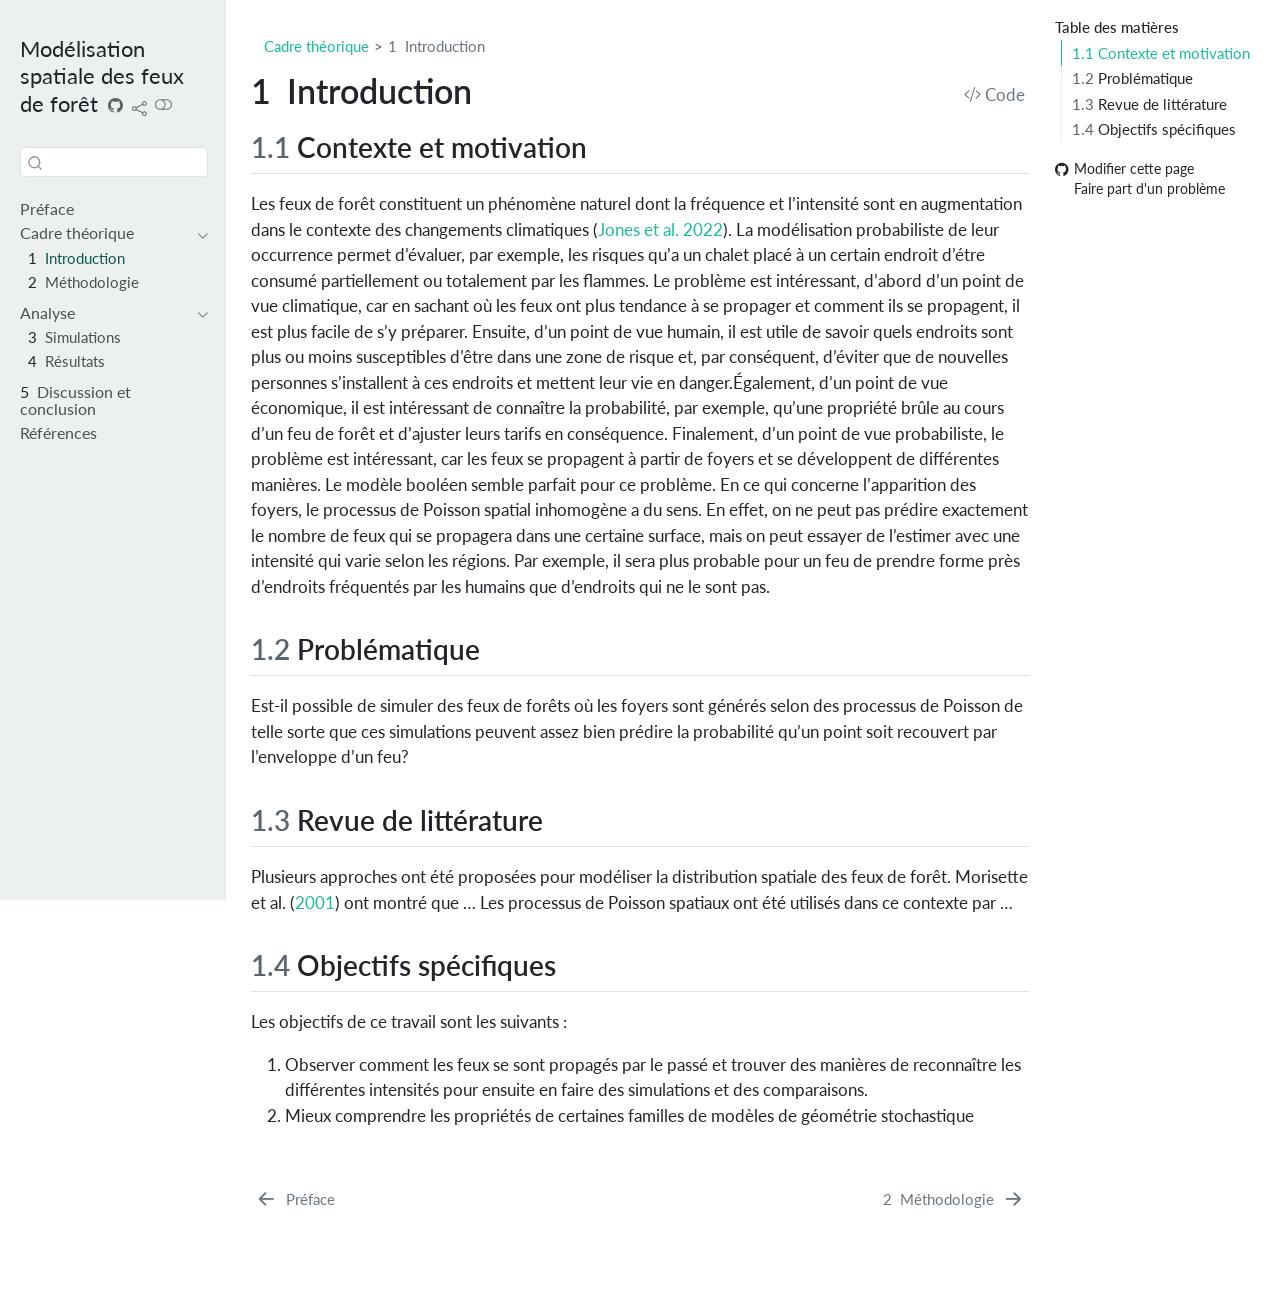
<file: 01-introduction.html>
<!DOCTYPE html>
<html xmlns="http://www.w3.org/1999/xhtml" lang="fr" xml:lang="fr"><head>

<meta charset="utf-8">
<meta name="generator" content="quarto-1.9.37">

<meta name="viewport" content="width=device-width, initial-scale=1.0, user-scalable=yes">


<title>1&nbsp; Introduction – Modélisation spatiale des feux de forêt</title>
<style>
/* Default styles provided by pandoc.
** See https://pandoc.org/MANUAL.html#variables-for-html for config info.
*/
code{white-space: pre-wrap;}
span.smallcaps{font-variant: small-caps;}
div.columns{display: flex; gap: min(4vw, 1.5em);}
div.column{flex: auto; overflow-x: auto;}
div.hanging-indent{margin-left: 1.5em; text-indent: -1.5em;}
ul.task-list{list-style: none;}
ul.task-list li input[type="checkbox"] {
  width: 0.8em;
  margin: 0 0.8em 0.2em -1em; /* quarto-specific, see https://github.com/quarto-dev/quarto-cli/issues/4556 */ 
  vertical-align: middle;
}
/* CSS for syntax highlighting */
html { -webkit-text-size-adjust: 100%; }
pre > code.sourceCode { white-space: pre; position: relative; }
pre > code.sourceCode > span { display: inline-block; line-height: 1.25; }
pre > code.sourceCode > span:empty { height: 1.2em; }
.sourceCode { overflow: visible; }
code.sourceCode > span { color: inherit; text-decoration: inherit; }
div.sourceCode { margin: 1em 0; }
pre.sourceCode { margin: 0; }
@media screen {
div.sourceCode { overflow: auto; }
}
@media print {
pre > code.sourceCode { white-space: pre-wrap; }
pre > code.sourceCode > span { text-indent: -5em; padding-left: 5em; }
}
pre.numberSource code
  { counter-reset: source-line 0; }
pre.numberSource code > span
  { position: relative; left: -4em; counter-increment: source-line; }
pre.numberSource code > span > a:first-child::before
  { content: counter(source-line);
    position: relative; left: -1em; text-align: right; vertical-align: baseline;
    border: none; display: inline-block;
    -webkit-touch-callout: none; -webkit-user-select: none;
    -khtml-user-select: none; -moz-user-select: none;
    -ms-user-select: none; user-select: none;
    padding: 0 4px; width: 4em;
  }
pre.numberSource { margin-left: 3em;  padding-left: 4px; }
div.sourceCode
  {   }
@media screen {
pre > code.sourceCode > span > a:first-child::before { text-decoration: underline; }
}
/* CSS for citations */
div.csl-bib-body { }
div.csl-entry {
  clear: both;
}
.hanging-indent div.csl-entry {
  margin-left:2em;
  text-indent:-2em;
}
div.csl-left-margin {
  min-width:2em;
  float:left;
}
div.csl-right-inline {
  margin-left:2em;
  padding-left:1em;
}
div.csl-indent {
  margin-left: 2em;
}</style>


<script src="site_libs/quarto-nav/quarto-nav.js"></script>
<script src="site_libs/quarto-nav/headroom.min.js"></script>
<script src="site_libs/clipboard/clipboard.min.js"></script>
<script src="site_libs/quarto-search/autocomplete.umd.js"></script>
<script src="site_libs/quarto-search/fuse.min.js"></script>
<script src="site_libs/quarto-search/quarto-search.js"></script>
<meta name="quarto:offset" content="./">
<link href="./02-methodologie.html" rel="next">
<link href="./index.html" rel="prev">
<script src="site_libs/quarto-html/quarto.js" type="module"></script>
<script src="site_libs/quarto-html/tabsets/tabsets.js" type="module"></script>
<script src="site_libs/quarto-html/popper.min.js"></script>
<script src="site_libs/quarto-html/tippy.umd.min.js"></script>
<script src="site_libs/quarto-html/anchor.min.js"></script>
<link href="site_libs/quarto-html/tippy.css" rel="stylesheet">
<link href="site_libs/quarto-html/quarto-syntax-highlighting-acf12a64177840b8d86f2d4f01b2e9fb.css" rel="stylesheet" class="quarto-color-scheme" id="quarto-text-highlighting-styles">
<link href="site_libs/quarto-html/quarto-syntax-highlighting-dark-23bbe8b5e4efc1e257f6d59dce478b08.css" rel="stylesheet" class="quarto-color-scheme quarto-color-alternate" id="quarto-text-highlighting-styles">
<link href="site_libs/quarto-html/quarto-syntax-highlighting-acf12a64177840b8d86f2d4f01b2e9fb.css" rel="stylesheet" class="quarto-color-scheme-extra" id="quarto-text-highlighting-styles">
<script src="site_libs/bootstrap/bootstrap.min.js"></script>
<link href="site_libs/bootstrap/bootstrap-icons.css" rel="stylesheet">
<link href="site_libs/bootstrap/bootstrap-ed036125cb90d651d545eae5633f85e0.min.css" rel="stylesheet" append-hash="true" class="quarto-color-scheme" id="quarto-bootstrap" data-mode="light">
<link href="site_libs/bootstrap/bootstrap-dark-a13ffe6ee3161ff0644c8b6647f14699.min.css" rel="stylesheet" append-hash="true" class="quarto-color-scheme quarto-color-alternate" id="quarto-bootstrap" data-mode="dark">
<link href="site_libs/bootstrap/bootstrap-ed036125cb90d651d545eae5633f85e0.min.css" rel="stylesheet" append-hash="true" class="quarto-color-scheme-extra" id="quarto-bootstrap" data-mode="light">
<script id="quarto-search-options" type="application/json">{
  "location": "sidebar",
  "copy-button": false,
  "collapse-after": 3,
  "panel-placement": "start",
  "type": "textbox",
  "limit": 50,
  "keyboard-shortcut": [
    "f",
    "/",
    "s"
  ],
  "show-item-context": false,
  "language": {
    "search-no-results-text": "Pas de résultats",
    "search-matching-documents-text": "documents trouvés",
    "search-copy-link-title": "Copier le lien vers la recherche",
    "search-hide-matches-text": "Cacher les correspondances additionnelles",
    "search-more-match-text": "correspondance de plus dans ce document",
    "search-more-matches-text": "correspondances de plus dans ce document",
    "search-clear-button-title": "Effacer",
    "search-text-placeholder": "",
    "search-detached-cancel-button-title": "Annuler",
    "search-submit-button-title": "Envoyer",
    "search-label": "Recherche"
  }
}</script>


</head>

<body class="nav-sidebar docked quarto-light"><script id="quarto-html-before-body" type="application/javascript">
    const toggleBodyColorMode = (bsSheetEl) => {
      const mode = bsSheetEl.getAttribute("data-mode");
      const bodyEl = window.document.querySelector("body");
      if (mode === "dark") {
        bodyEl.classList.add("quarto-dark");
        bodyEl.classList.remove("quarto-light");
      } else {
        bodyEl.classList.add("quarto-light");
        bodyEl.classList.remove("quarto-dark");
      }
    }
    const toggleBodyColorPrimary = () => {
      const bsSheetEl = window.document.querySelector("link#quarto-bootstrap:not([rel=disabled-stylesheet])");
      if (bsSheetEl) {
        toggleBodyColorMode(bsSheetEl);
      }
    }
    const setColorSchemeToggle = (alternate) => {
      const toggles = window.document.querySelectorAll('.quarto-color-scheme-toggle');
      for (let i=0; i < toggles.length; i++) {
        const toggle = toggles[i];
        if (toggle) {
          if (alternate) {
            toggle.classList.add("alternate");
          } else {
            toggle.classList.remove("alternate");
          }
        }
      }
    };
    const toggleColorMode = (alternate) => {
      // Switch the stylesheets
      const primaryStylesheets = window.document.querySelectorAll('link.quarto-color-scheme:not(.quarto-color-alternate)');
      const alternateStylesheets = window.document.querySelectorAll('link.quarto-color-scheme.quarto-color-alternate');
      manageTransitions('#quarto-margin-sidebar .nav-link', false);
      if (alternate) {
        // note: dark is layered on light, we don't disable primary!
        enableStylesheet(alternateStylesheets);
        for (const sheetNode of alternateStylesheets) {
          if (sheetNode.id === "quarto-bootstrap") {
            toggleBodyColorMode(sheetNode);
          }
        }
      } else {
        disableStylesheet(alternateStylesheets);
        enableStylesheet(primaryStylesheets)
        toggleBodyColorPrimary();
      }
      manageTransitions('#quarto-margin-sidebar .nav-link', true);
      // Switch the toggles
      setColorSchemeToggle(alternate)
      // Hack to workaround the fact that safari doesn't
      // properly recolor the scrollbar when toggling (#1455)
      if (navigator.userAgent.indexOf('Safari') > 0 && navigator.userAgent.indexOf('Chrome') == -1) {
        manageTransitions("body", false);
        window.scrollTo(0, 1);
        setTimeout(() => {
          window.scrollTo(0, 0);
          manageTransitions("body", true);
        }, 40);
      }
    }
    const disableStylesheet = (stylesheets) => {
      for (let i=0; i < stylesheets.length; i++) {
        const stylesheet = stylesheets[i];
        stylesheet.rel = 'disabled-stylesheet';
      }
    }
    const enableStylesheet = (stylesheets) => {
      for (let i=0; i < stylesheets.length; i++) {
        const stylesheet = stylesheets[i];
        if(stylesheet.rel !== 'stylesheet') { // for Chrome, which will still FOUC without this check
          stylesheet.rel = 'stylesheet';
        }
      }
    }
    const manageTransitions = (selector, allowTransitions) => {
      const els = window.document.querySelectorAll(selector);
      for (let i=0; i < els.length; i++) {
        const el = els[i];
        if (allowTransitions) {
          el.classList.remove('notransition');
        } else {
          el.classList.add('notransition');
        }
      }
    }
    const isFileUrl = () => {
      return window.location.protocol === 'file:';
    }
    const hasAlternateSentinel = () => {
      let styleSentinel = getColorSchemeSentinel();
      if (styleSentinel !== null) {
        return styleSentinel === "alternate";
      } else {
        return false;
      }
    }
    const setStyleSentinel = (alternate) => {
      const value = alternate ? "alternate" : "default";
      if (!isFileUrl()) {
        window.localStorage.setItem("quarto-color-scheme", value);
      } else {
        localAlternateSentinel = value;
      }
    }
    const getColorSchemeSentinel = () => {
      if (!isFileUrl()) {
        const storageValue = window.localStorage.getItem("quarto-color-scheme");
        return storageValue != null ? storageValue : localAlternateSentinel;
      } else {
        return localAlternateSentinel;
      }
    }
    const toggleGiscusIfUsed = (isAlternate, darkModeDefault) => {
      const baseTheme = document.querySelector('#giscus-base-theme')?.value ?? 'light';
      const alternateTheme = document.querySelector('#giscus-alt-theme')?.value ?? 'dark';
      let newTheme = '';
      if(authorPrefersDark) {
        newTheme = isAlternate ? baseTheme : alternateTheme;
      } else {
        newTheme = isAlternate ? alternateTheme : baseTheme;
      }
      const changeGiscusTheme = () => {
        // From: https://github.com/giscus/giscus/issues/336
        const sendMessage = (message) => {
          const iframe = document.querySelector('iframe.giscus-frame');
          if (!iframe) return;
          iframe.contentWindow.postMessage({ giscus: message }, 'https://giscus.app');
        }
        sendMessage({
          setConfig: {
            theme: newTheme
          }
        });
      }
      const isGiscussLoaded = window.document.querySelector('iframe.giscus-frame') !== null;
      if (isGiscussLoaded) {
        changeGiscusTheme();
      }
    };
    const authorPrefersDark = false;
    const darkModeDefault = authorPrefersDark;
      document.querySelector('link#quarto-text-highlighting-styles.quarto-color-scheme-extra').rel = 'disabled-stylesheet';
      document.querySelector('link#quarto-bootstrap.quarto-color-scheme-extra').rel = 'disabled-stylesheet';
    let localAlternateSentinel = darkModeDefault ? 'alternate' : 'default';
    // Dark / light mode switch
    window.quartoToggleColorScheme = () => {
      // Read the current dark / light value
      let toAlternate = !hasAlternateSentinel();
      toggleColorMode(toAlternate);
      setStyleSentinel(toAlternate);
      toggleGiscusIfUsed(toAlternate, darkModeDefault);
      window.dispatchEvent(new Event('resize'));
    };
    // Switch to dark mode if need be
    if (hasAlternateSentinel()) {
      toggleColorMode(true);
    } else {
      toggleColorMode(false);
    }
  </script>

<div id="quarto-search-results"></div>
  <header id="quarto-header" class="headroom fixed-top">
  <nav class="quarto-secondary-nav">
    <div class="container-fluid d-flex">
      <button type="button" class="quarto-btn-toggle btn" data-bs-toggle="collapse" role="button" data-bs-target=".quarto-sidebar-collapse-item" aria-controls="quarto-sidebar" aria-expanded="false" aria-label="Basculer la barre latérale" onclick="if (window.quartoToggleHeadroom) { window.quartoToggleHeadroom(); }">
        <i class="bi bi-layout-text-sidebar-reverse"></i>
      </button>
        <nav class="quarto-page-breadcrumbs" aria-label="breadcrumb"><ol class="breadcrumb"><li class="breadcrumb-item"><a href="./01-introduction.html">Cadre théorique</a></li><li class="breadcrumb-item"><a href="./01-introduction.html"><span class="chapter-number">1</span>&nbsp; <span class="chapter-title">Introduction</span></a></li></ol></nav>
        <a class="flex-grow-1" role="navigation" data-bs-toggle="collapse" data-bs-target=".quarto-sidebar-collapse-item" aria-controls="quarto-sidebar" aria-expanded="false" aria-label="Basculer la barre latérale" onclick="if (window.quartoToggleHeadroom) { window.quartoToggleHeadroom(); }">      
        </a>
      <button type="button" class="btn quarto-search-button" aria-label="Recherche" onclick="window.quartoOpenSearch();">
        <i class="bi bi-search"></i>
      </button>
    </div>
  </nav>
</header>
<!-- content -->
<div id="quarto-content" class="quarto-container page-columns page-rows-contents page-layout-article">
<!-- sidebar -->
  <nav id="quarto-sidebar" class="sidebar collapse collapse-horizontal quarto-sidebar-collapse-item sidebar-navigation docked overflow-auto">
    <div class="pt-lg-2 mt-2 text-left sidebar-header">
    <div class="sidebar-title mb-0 py-0">
      <a href="./">Modélisation spatiale des feux de forêt</a> 
        <div class="sidebar-tools-main tools-wide">
    <a href="https://github.com" title="Code source" class="quarto-navigation-tool px-1" aria-label="Code source"><i class="bi bi-github"></i></a>
    <div class="dropdown">
      <a href="" title="Share" id="quarto-navigation-tool-dropdown-0" class="quarto-navigation-tool dropdown-toggle px-1" data-bs-toggle="dropdown" aria-expanded="false" role="link" aria-label="Share"><i class="bi bi-share"></i></a>
      <ul class="dropdown-menu" aria-labelledby="quarto-navigation-tool-dropdown-0">
          <li>
            <a class="dropdown-item sidebar-tools-main-item" href="https://twitter.com/intent/tweet?url=|url|">
              <i class="bi bi-twitter pe-1"></i>
            Twitter
            </a>
          </li>
          <li>
            <a class="dropdown-item sidebar-tools-main-item" href="https://www.linkedin.com/sharing/share-offsite/?url=|url|">
              <i class="bi bi-linkedin pe-1"></i>
            LinkedIn
            </a>
          </li>
      </ul>
    </div>
  <a href="" class="quarto-color-scheme-toggle quarto-navigation-tool  px-1" onclick="window.quartoToggleColorScheme(); return false;" title="Basculer le mode sombre"><i class="bi"></i></a>
</div>
    </div>
      </div>
        <div class="mt-2 flex-shrink-0 align-items-center">
        <div class="sidebar-search">
        <div id="quarto-search" class="" title="Recherche"></div>
        </div>
        </div>
    <div class="sidebar-menu-container"> 
    <ul class="list-unstyled mt-1">
        <li class="sidebar-item">
  <div class="sidebar-item-container"> 
  <a href="./index.html" class="sidebar-item-text sidebar-link">
 <span class="menu-text">Préface</span></a>
  </div>
</li>
        <li class="sidebar-item sidebar-item-section">
      <div class="sidebar-item-container"> 
            <a class="sidebar-item-text sidebar-link text-start" data-bs-toggle="collapse" data-bs-target="#quarto-sidebar-section-1" role="navigation" aria-expanded="true">
 <span class="menu-text">Cadre théorique</span></a>
          <a class="sidebar-item-toggle text-start" data-bs-toggle="collapse" data-bs-target="#quarto-sidebar-section-1" role="navigation" aria-expanded="true" aria-label="Basculer la section">
            <i class="bi bi-chevron-right ms-2"></i>
          </a> 
      </div>
      <ul id="quarto-sidebar-section-1" class="collapse list-unstyled sidebar-section depth1 show">  
          <li class="sidebar-item">
  <div class="sidebar-item-container"> 
  <a href="./01-introduction.html" class="sidebar-item-text sidebar-link active">
 <span class="menu-text"><span class="chapter-number">1</span>&nbsp; <span class="chapter-title">Introduction</span></span></a>
  </div>
</li>
          <li class="sidebar-item">
  <div class="sidebar-item-container"> 
  <a href="./02-methodologie.html" class="sidebar-item-text sidebar-link">
 <span class="menu-text"><span class="chapter-number">2</span>&nbsp; <span class="chapter-title">Méthodologie</span></span></a>
  </div>
</li>
      </ul>
  </li>
        <li class="sidebar-item sidebar-item-section">
      <div class="sidebar-item-container"> 
            <a class="sidebar-item-text sidebar-link text-start" data-bs-toggle="collapse" data-bs-target="#quarto-sidebar-section-2" role="navigation" aria-expanded="true">
 <span class="menu-text">Analyse</span></a>
          <a class="sidebar-item-toggle text-start" data-bs-toggle="collapse" data-bs-target="#quarto-sidebar-section-2" role="navigation" aria-expanded="true" aria-label="Basculer la section">
            <i class="bi bi-chevron-right ms-2"></i>
          </a> 
      </div>
      <ul id="quarto-sidebar-section-2" class="collapse list-unstyled sidebar-section depth1 show">  
          <li class="sidebar-item">
  <div class="sidebar-item-container"> 
  <a href="./03-simulations.html" class="sidebar-item-text sidebar-link">
 <span class="menu-text"><span class="chapter-number">3</span>&nbsp; <span class="chapter-title">Simulations</span></span></a>
  </div>
</li>
          <li class="sidebar-item">
  <div class="sidebar-item-container"> 
  <a href="./04-resultats.html" class="sidebar-item-text sidebar-link">
 <span class="menu-text"><span class="chapter-number">4</span>&nbsp; <span class="chapter-title">Résultats</span></span></a>
  </div>
</li>
      </ul>
  </li>
        <li class="sidebar-item">
  <div class="sidebar-item-container"> 
  <a href="./05-discussion.html" class="sidebar-item-text sidebar-link">
 <span class="menu-text"><span class="chapter-number">5</span>&nbsp; <span class="chapter-title">Discussion et conclusion</span></span></a>
  </div>
</li>
        <li class="sidebar-item">
  <div class="sidebar-item-container"> 
  <a href="./references.html" class="sidebar-item-text sidebar-link">
 <span class="menu-text">Références</span></a>
  </div>
</li>
    </ul>
    </div>
</nav>
<div id="quarto-sidebar-glass" class="quarto-sidebar-collapse-item" data-bs-toggle="collapse" data-bs-target=".quarto-sidebar-collapse-item"></div>
<!-- margin-sidebar -->
    <div id="quarto-margin-sidebar" class="sidebar margin-sidebar">
        <nav id="TOC" role="doc-toc" class="toc-active">
    <h2 id="toc-title">Table des matières</h2>
   
  <ul>
  <li><a href="#contexte-et-motivation" id="toc-contexte-et-motivation" class="nav-link active" data-scroll-target="#contexte-et-motivation"><span class="header-section-number">1.1</span> Contexte et motivation</a></li>
  <li><a href="#problématique" id="toc-problématique" class="nav-link" data-scroll-target="#problématique"><span class="header-section-number">1.2</span> Problématique</a></li>
  <li><a href="#revue-de-littérature" id="toc-revue-de-littérature" class="nav-link" data-scroll-target="#revue-de-littérature"><span class="header-section-number">1.3</span> Revue de littérature</a></li>
  <li><a href="#objectifs-spécifiques" id="toc-objectifs-spécifiques" class="nav-link" data-scroll-target="#objectifs-spécifiques"><span class="header-section-number">1.4</span> Objectifs spécifiques</a></li>
  </ul>
<div class="toc-actions"><ul><li><a href="https://github.com/edit/main/01-introduction.qmd" class="toc-action"><i class="bi bi-github"></i>Modifier cette page</a></li><li><a href="https://github.com/issues/new" class="toc-action"><i class="bi empty"></i>Faire part d'un problème</a></li></ul></div></nav>
    </div>
<!-- main -->
<main class="content" id="quarto-document-content">


<header id="title-block-header" class="quarto-title-block default"><nav class="quarto-page-breadcrumbs quarto-title-breadcrumbs d-none d-lg-block" aria-label="breadcrumb"><ol class="breadcrumb"><li class="breadcrumb-item"><a href="./01-introduction.html">Cadre théorique</a></li><li class="breadcrumb-item"><a href="./01-introduction.html"><span class="chapter-number">1</span>&nbsp; <span class="chapter-title">Introduction</span></a></li></ol></nav>
<div class="quarto-title">
<div class="quarto-title-block"><div><h1 class="title"><span class="chapter-number">1</span>&nbsp; <span class="chapter-title">Introduction</span></h1><button type="button" class="btn code-tools-button" id="quarto-code-tools-source"><i class="bi"></i> Code</button></div></div>
</div>



<div class="quarto-title-meta">

    
  
    
  </div>
  


</header>


<section id="contexte-et-motivation" class="level2" data-number="1.1">
<h2 data-number="1.1" class="anchored" data-anchor-id="contexte-et-motivation"><span class="header-section-number">1.1</span> Contexte et motivation</h2>
<!-- 
Décris ici le contexte général :
- Pourquoi modéliser les feux de forêt ?
- Quelle est l'importance du problème (climatique, économique, humain) ?
- Qu'est-ce qui rend le problème intéressant d'un point de vue probabiliste ?
-->
<p>Les feux de forêt constituent un phénomène naturel dont la fréquence et l’intensité sont en augmentation dans le contexte des changements climatiques <span class="citation" data-cites="jones2022">(<a href="references.html#ref-jones2022" role="doc-biblioref"><span class="nocase">Jones et al.</span> 2022</a>)</span>. La modélisation probabiliste de leur occurrence permet d’évaluer, par exemple, les risques qu’a un chalet placé à un certain endroit d’étre consumé partiellement ou totalement par les flammes. Le problème est intéressant, d’abord d’un point de vue climatique, car en sachant où les feux ont plus tendance à se propager et comment ils se propagent, il est plus facile de s’y préparer. Ensuite, d’un point de vue humain, il est utile de savoir quels endroits sont plus ou moins susceptibles d’être dans une zone de risque et, par conséquent, d’éviter que de nouvelles personnes s’installent à ces endroits et mettent leur vie en danger.Également, d’un point de vue économique, il est intéressant de connaître la probabilité, par exemple, qu’une propriété brûle au cours d’un feu de forêt et d’ajuster leurs tarifs en conséquence. Finalement, d’un point de vue probabiliste, le problème est intéressant, car les feux se propagent à partir de foyers et se développent de différentes manières. Le modèle booléen semble parfait pour ce problème. En ce qui concerne l’apparition des foyers, le processus de Poisson spatial inhomogène a du sens. En effet, on ne peut pas prédire exactement le nombre de feux qui se propagera dans une certaine surface, mais on peut essayer de l’estimer avec une intensité qui varie selon les régions. Par exemple, il sera plus probable pour un feu de prendre forme près d’endroits fréquentés par les humains que d’endroits qui ne le sont pas.</p>
</section>
<section id="problématique" class="level2" data-number="1.2">
<h2 data-number="1.2" class="anchored" data-anchor-id="problématique"><span class="header-section-number">1.2</span> Problématique</h2>
<!-- 
Formule clairement la question de recherche.
Par exemple : "Comment modéliser la distribution spatiale des ignitions de feux de forêt à l'aide de processus ponctuels ?"
-->
<p>Est-il possible de simuler des feux de forêts où les foyers sont générés selon des processus de Poisson de telle sorte que ces simulations peuvent assez bien prédire la probabilité qu’un point soit recouvert par l’enveloppe d’un feu?</p>
</section>
<section id="revue-de-littérature" class="level2" data-number="1.3">
<h2 data-number="1.3" class="anchored" data-anchor-id="revue-de-littérature"><span class="header-section-number">1.3</span> Revue de littérature</h2>
<!-- 
Présente brièvement les approches existantes.
Tu peux citer des articles avec la syntaxe [@cle_reference].
-->
<p>Plusieurs approches ont été proposées pour modéliser la distribution spatiale des feux de forêt. <span class="citation" data-cites="morisette2001">Morisette et al. (<a href="references.html#ref-morisette2001" role="doc-biblioref">2001</a>)</span> ont montré que … Les processus de Poisson spatiaux ont été utilisés dans ce contexte par …</p>
</section>
<section id="objectifs-spécifiques" class="level2" data-number="1.4">
<h2 data-number="1.4" class="anchored" data-anchor-id="objectifs-spécifiques"><span class="header-section-number">1.4</span> Objectifs spécifiques</h2>
<p>Les objectifs de ce travail sont les suivants :</p>
<ol type="1">
<li>Observer comment les feux se sont propagés par le passé et trouver des manières de reconnaître les différentes intensités pour ensuite en faire des simulations et des comparaisons.</li>
<li>Mieux comprendre les propriétés de certaines familles de modèles de géométrie stochastique</li>
</ol>


<!-- -->

<div id="refs" class="references csl-bib-body hanging-indent" role="list" style="display: none">
<div id="ref-jones2022" class="csl-entry" role="listitem">
<span class="nocase">Jones, Matthew W., John T. Abatzoglou, Sander Veraverbeke, et al.</span> 2022. <span>«&nbsp;Global and Regional Trends and Drivers of Fire Under Climate Change&nbsp;»</span>. <em>Reviews of Geophysics</em> 60 (3). <a href="https://doi.org/10.1029/2020RG000726">https://doi.org/10.1029/2020RG000726</a>.
</div>
<div id="ref-morisette2001" class="csl-entry" role="listitem">
Morisette, Jeffrey T., Louis Giglio, Ivan Csiszar, et Christopher O. Justice. 2001. <span>«&nbsp;Validation of the <span>MODIS</span> Active Fire Product over Southern <span>Africa</span> with <span>ASTER</span> Data&nbsp;»</span>. <em>International Journal of Remote Sensing</em> 26 (19): 4239‑64.
</div>
</div>
</section>

</main> <!-- /main -->
<script id="quarto-html-after-body" type="application/javascript">
  window.document.addEventListener("DOMContentLoaded", function (event) {
    // Ensure there is a toggle, if there isn't float one in the top right
    if (window.document.querySelector('.quarto-color-scheme-toggle') === null) {
      const a = window.document.createElement('a');
      a.classList.add('top-right');
      a.classList.add('quarto-color-scheme-toggle');
      a.href = "";
      a.onclick = function() { try { window.quartoToggleColorScheme(); } catch {} return false; };
      const i = window.document.createElement("i");
      i.classList.add('bi');
      a.appendChild(i);
      window.document.body.appendChild(a);
    }
    setColorSchemeToggle(hasAlternateSentinel())
    const icon = "";
    const anchorJS = new window.AnchorJS();
    anchorJS.options = {
      placement: 'right',
      icon: icon
    };
    anchorJS.add('.anchored');
    const isCodeAnnotation = (el) => {
      for (const clz of el.classList) {
        if (clz.startsWith('code-annotation-')) {                     
          return true;
        }
      }
      return false;
    }
    const onCopySuccess = function(e) {
      // button target
      const button = e.trigger;
      // don't keep focus
      button.blur();
      // flash "checked"
      button.classList.add('code-copy-button-checked');
      var currentTitle = button.getAttribute("title");
      button.setAttribute("title", "Copié");
      let tooltip;
      if (window.bootstrap) {
        button.setAttribute("data-bs-toggle", "tooltip");
        button.setAttribute("data-bs-placement", "left");
        button.setAttribute("data-bs-title", "Copié");
        tooltip = new bootstrap.Tooltip(button, 
          { trigger: "manual", 
            customClass: "code-copy-button-tooltip",
            offset: [0, -8]});
        tooltip.show();    
      }
      setTimeout(function() {
        if (tooltip) {
          tooltip.hide();
          button.removeAttribute("data-bs-title");
          button.removeAttribute("data-bs-toggle");
          button.removeAttribute("data-bs-placement");
        }
        button.setAttribute("title", currentTitle);
        button.classList.remove('code-copy-button-checked');
      }, 1000);
      // clear code selection
      e.clearSelection();
    }
    const getTextToCopy = function(trigger) {
      const outerScaffold = trigger.parentElement.cloneNode(true);
      const codeEl = outerScaffold.querySelector('code');
      for (const childEl of codeEl.children) {
        if (isCodeAnnotation(childEl)) {
          childEl.remove();
        }
      }
      return codeEl.innerText;
    }
    const clipboard = new window.ClipboardJS('.code-copy-button:not([data-in-quarto-modal])', {
      text: getTextToCopy
    });
    clipboard.on('success', onCopySuccess);
    if (window.document.getElementById('quarto-embedded-source-code-modal')) {
      const clipboardModal = new window.ClipboardJS('.code-copy-button[data-in-quarto-modal]', {
        text: getTextToCopy,
        container: window.document.getElementById('quarto-embedded-source-code-modal')
      });
      clipboardModal.on('success', onCopySuccess);
    }
    const viewSource = window.document.getElementById('quarto-view-source') ||
                       window.document.getElementById('quarto-code-tools-source');
    if (viewSource) {
      const sourceUrl = viewSource.getAttribute("data-quarto-source-url");
      viewSource.addEventListener("click", function(e) {
        if (sourceUrl) {
          // rstudio viewer pane
          if (/\bcapabilities=\b/.test(window.location)) {
            window.open(sourceUrl);
          } else {
            window.location.href = sourceUrl;
          }
        } else {
          const modal = new bootstrap.Modal(document.getElementById('quarto-embedded-source-code-modal'));
          modal.show();
        }
        return false;
      });
    }
    function toggleCodeHandler(show) {
      return function(e) {
        const detailsSrc = window.document.querySelectorAll(".cell > details > .sourceCode");
        for (let i=0; i<detailsSrc.length; i++) {
          const details = detailsSrc[i].parentElement;
          if (show) {
            details.open = true;
          } else {
            details.removeAttribute("open");
          }
        }
        const cellCodeDivs = window.document.querySelectorAll(".cell > .sourceCode");
        const fromCls = show ? "hidden" : "unhidden";
        const toCls = show ? "unhidden" : "hidden";
        for (let i=0; i<cellCodeDivs.length; i++) {
          const codeDiv = cellCodeDivs[i];
          if (codeDiv.classList.contains(fromCls)) {
            codeDiv.classList.remove(fromCls);
            codeDiv.classList.add(toCls);
          } 
        }
        return false;
      }
    }
    const hideAllCode = window.document.getElementById("quarto-hide-all-code");
    if (hideAllCode) {
      hideAllCode.addEventListener("click", toggleCodeHandler(false));
    }
    const showAllCode = window.document.getElementById("quarto-show-all-code");
    if (showAllCode) {
      showAllCode.addEventListener("click", toggleCodeHandler(true));
    }
      var localhostRegex = new RegExp(/^(?:http|https):\/\/localhost\:?[0-9]*\//);
      var mailtoRegex = new RegExp(/^mailto:/);
        var filterRegex = new RegExp('/' + window.location.host + '/');
      var isInternal = (href) => {
          return filterRegex.test(href) || localhostRegex.test(href) || mailtoRegex.test(href);
      }
      // Inspect non-navigation links and adorn them if external
     var links = window.document.querySelectorAll('a[href]:not(.nav-link):not(.navbar-brand):not(.toc-action):not(.sidebar-link):not(.sidebar-item-toggle):not(.pagination-link):not(.no-external):not([aria-hidden]):not(.dropdown-item):not(.quarto-navigation-tool):not(.about-link)');
      for (var i=0; i<links.length; i++) {
        const link = links[i];
        if (!isInternal(link.href)) {
          // undo the damage that might have been done by quarto-nav.js in the case of
          // links that we want to consider external
          if (link.dataset.originalHref !== undefined) {
            link.href = link.dataset.originalHref;
          }
        }
      }
    function tippyHover(el, contentFn, onTriggerFn, onUntriggerFn) {
      const config = {
        allowHTML: true,
        maxWidth: 500,
        delay: 100,
        arrow: false,
        appendTo: function(el) {
            return el.parentElement;
        },
        interactive: true,
        interactiveBorder: 10,
        theme: 'quarto',
        placement: 'bottom-start',
      };
      if (contentFn) {
        config.content = contentFn;
      }
      if (onTriggerFn) {
        config.onTrigger = onTriggerFn;
      }
      if (onUntriggerFn) {
        config.onUntrigger = onUntriggerFn;
      }
      window.tippy(el, config); 
    }
    const noterefs = window.document.querySelectorAll('a[role="doc-noteref"]');
    for (var i=0; i<noterefs.length; i++) {
      const ref = noterefs[i];
      tippyHover(ref, function() {
        // use id or data attribute instead here
        let href = ref.getAttribute('data-footnote-href') || ref.getAttribute('href');
        try { href = new URL(href).hash; } catch {}
        const id = href.replace(/^#\/?/, "");
        const note = window.document.getElementById(id);
        if (note) {
          return note.innerHTML;
        } else {
          return "";
        }
      });
    }
    const xrefs = window.document.querySelectorAll('a.quarto-xref');
    const processXRef = (id, note) => {
      // Strip column container classes
      const stripColumnClz = (el) => {
        el.classList.remove("page-full", "page-columns");
        if (el.children) {
          for (const child of el.children) {
            stripColumnClz(child);
          }
        }
      }
      stripColumnClz(note)
      if (id === null || id.startsWith('sec-')) {
        // Special case sections, only their first couple elements
        const container = document.createElement("div");
        if (note.children && note.children.length > 2) {
          container.appendChild(note.children[0].cloneNode(true));
          for (let i = 1; i < note.children.length; i++) {
            const child = note.children[i];
            if (child.tagName === "P" && child.innerText === "") {
              continue;
            } else {
              container.appendChild(child.cloneNode(true));
              break;
            }
          }
          if (window.Quarto?.typesetMath) {
            window.Quarto.typesetMath(container);
          }
          return container.innerHTML
        } else {
          if (window.Quarto?.typesetMath) {
            window.Quarto.typesetMath(note);
          }
          return note.innerHTML;
        }
      } else {
        // Remove any anchor links if they are present
        const anchorLink = note.querySelector('a.anchorjs-link');
        if (anchorLink) {
          anchorLink.remove();
        }
        if (window.Quarto?.typesetMath) {
          window.Quarto.typesetMath(note);
        }
        if (note.classList.contains("callout")) {
          return note.outerHTML;
        } else {
          return note.innerHTML;
        }
      }
    }
    for (var i=0; i<xrefs.length; i++) {
      const xref = xrefs[i];
      tippyHover(xref, undefined, function(instance) {
        instance.disable();
        let url = xref.getAttribute('href');
        let hash = undefined; 
        if (url.startsWith('#')) {
          hash = url;
        } else {
          try { hash = new URL(url).hash; } catch {}
        }
        if (hash) {
          const id = hash.replace(/^#\/?/, "");
          const note = window.document.getElementById(id);
          if (note !== null) {
            try {
              const html = processXRef(id, note.cloneNode(true));
              instance.setContent(html);
            } finally {
              instance.enable();
              instance.show();
            }
          } else {
            // See if we can fetch this
            fetch(url.split('#')[0])
            .then(res => res.text())
            .then(html => {
              const parser = new DOMParser();
              const htmlDoc = parser.parseFromString(html, "text/html");
              const note = htmlDoc.getElementById(id);
              if (note !== null) {
                const html = processXRef(id, note);
                instance.setContent(html);
              } 
            }).finally(() => {
              instance.enable();
              instance.show();
            });
          }
        } else {
          // See if we can fetch a full url (with no hash to target)
          // This is a special case and we should probably do some content thinning / targeting
          fetch(url)
          .then(res => res.text())
          .then(html => {
            const parser = new DOMParser();
            const htmlDoc = parser.parseFromString(html, "text/html");
            const note = htmlDoc.querySelector('main.content');
            if (note !== null) {
              // This should only happen for chapter cross references
              // (since there is no id in the URL)
              // remove the first header
              if (note.children.length > 0 && note.children[0].tagName === "HEADER") {
                note.children[0].remove();
              }
              const html = processXRef(null, note);
              instance.setContent(html);
            } 
          }).finally(() => {
            instance.enable();
            instance.show();
          });
        }
      }, function(instance) {
      });
    }
        let selectedAnnoteEl;
        const selectorForAnnotation = ( cell, annotation) => {
          let cellAttr = 'data-code-cell="' + cell + '"';
          let lineAttr = 'data-code-annotation="' +  annotation + '"';
          const selector = 'span[' + cellAttr + '][' + lineAttr + ']';
          return selector;
        }
        const selectCodeLines = (annoteEl) => {
          const doc = window.document;
          const targetCell = annoteEl.getAttribute("data-target-cell");
          const targetAnnotation = annoteEl.getAttribute("data-target-annotation");
          const annoteSpan = window.document.querySelector(selectorForAnnotation(targetCell, targetAnnotation));
          const lines = annoteSpan.getAttribute("data-code-lines").split(",");
          const lineIds = lines.map((line) => {
            return targetCell + "-" + line;
          })
          let top = null;
          let height = null;
          let parent = null;
          if (lineIds.length > 0) {
              //compute the position of the single el (top and bottom and make a div)
              const el = window.document.getElementById(lineIds[0]);
              top = el.offsetTop;
              height = el.offsetHeight;
              parent = el.parentElement.parentElement;
            if (lineIds.length > 1) {
              const lastEl = window.document.getElementById(lineIds[lineIds.length - 1]);
              const bottom = lastEl.offsetTop + lastEl.offsetHeight;
              height = bottom - top;
            }
            if (top !== null && height !== null && parent !== null) {
              // cook up a div (if necessary) and position it 
              let div = window.document.getElementById("code-annotation-line-highlight");
              if (div === null) {
                div = window.document.createElement("div");
                div.setAttribute("id", "code-annotation-line-highlight");
                div.style.position = 'absolute';
                parent.appendChild(div);
              }
              div.style.top = top - 2 + "px";
              div.style.height = height + 4 + "px";
              div.style.left = 0;
              let gutterDiv = window.document.getElementById("code-annotation-line-highlight-gutter");
              if (gutterDiv === null) {
                gutterDiv = window.document.createElement("div");
                gutterDiv.setAttribute("id", "code-annotation-line-highlight-gutter");
                gutterDiv.style.position = 'absolute';
                const codeCell = window.document.getElementById(targetCell);
                const gutter = codeCell.querySelector('.code-annotation-gutter');
                gutter.appendChild(gutterDiv);
              }
              gutterDiv.style.top = top - 2 + "px";
              gutterDiv.style.height = height + 4 + "px";
            }
            selectedAnnoteEl = annoteEl;
          }
        };
        const unselectCodeLines = () => {
          const elementsIds = ["code-annotation-line-highlight", "code-annotation-line-highlight-gutter"];
          elementsIds.forEach((elId) => {
            const div = window.document.getElementById(elId);
            if (div) {
              div.remove();
            }
          });
          selectedAnnoteEl = undefined;
        };
          // Handle positioning of the toggle
      window.addEventListener(
        "resize",
        throttle(() => {
          elRect = undefined;
          if (selectedAnnoteEl) {
            selectCodeLines(selectedAnnoteEl);
          }
        }, 10)
      );
      function throttle(fn, ms) {
      let throttle = false;
      let timer;
        return (...args) => {
          if(!throttle) { // first call gets through
              fn.apply(this, args);
              throttle = true;
          } else { // all the others get throttled
              if(timer) clearTimeout(timer); // cancel #2
              timer = setTimeout(() => {
                fn.apply(this, args);
                timer = throttle = false;
              }, ms);
          }
        };
      }
        // Attach click handler to the DT
        const annoteDls = window.document.querySelectorAll('dt[data-target-cell]');
        for (const annoteDlNode of annoteDls) {
          annoteDlNode.addEventListener('click', (event) => {
            const clickedEl = event.target;
            if (clickedEl !== selectedAnnoteEl) {
              unselectCodeLines();
              const activeEl = window.document.querySelector('dt[data-target-cell].code-annotation-active');
              if (activeEl) {
                activeEl.classList.remove('code-annotation-active');
              }
              selectCodeLines(clickedEl);
              clickedEl.classList.add('code-annotation-active');
            } else {
              // Unselect the line
              unselectCodeLines();
              clickedEl.classList.remove('code-annotation-active');
            }
          });
        }
    const findCites = (el) => {
      const parentEl = el.parentElement;
      if (parentEl) {
        const cites = parentEl.dataset.cites;
        if (cites) {
          return {
            el,
            cites: cites.split(' ')
          };
        } else {
          return findCites(el.parentElement)
        }
      } else {
        return undefined;
      }
    };
    var bibliorefs = window.document.querySelectorAll('a[role="doc-biblioref"]');
    for (var i=0; i<bibliorefs.length; i++) {
      const ref = bibliorefs[i];
      const citeInfo = findCites(ref);
      if (citeInfo) {
        tippyHover(citeInfo.el, function() {
          var popup = window.document.createElement('div');
          citeInfo.cites.forEach(function(cite) {
            var citeDiv = window.document.createElement('div');
            citeDiv.classList.add('hanging-indent');
            citeDiv.classList.add('csl-entry');
            var biblioDiv = window.document.getElementById('ref-' + cite);
            if (biblioDiv) {
              citeDiv.innerHTML = biblioDiv.innerHTML;
            }
            popup.appendChild(citeDiv);
          });
          return popup.innerHTML;
        });
      }
    }
  });
  </script>
<nav class="page-navigation">
  <div class="nav-page nav-page-previous">
      <a href="./index.html" class="pagination-link" aria-label="Préface">
        <i class="bi bi-arrow-left-short"></i> <span class="nav-page-text">Préface</span>
      </a>          
  </div>
  <div class="nav-page nav-page-next">
      <a href="./02-methodologie.html" class="pagination-link" aria-label="Méthodologie">
        <span class="nav-page-text"><span class="chapter-number">2</span>&nbsp; <span class="chapter-title">Méthodologie</span></span> <i class="bi bi-arrow-right-short"></i>
      </a>
  </div>
</nav><div class="modal fade" id="quarto-embedded-source-code-modal" tabindex="-1" aria-labelledby="quarto-embedded-source-code-modal-label" aria-hidden="true"><div class="modal-dialog modal-dialog-scrollable"><div class="modal-content"><div class="modal-header"><h5 class="modal-title" id="quarto-embedded-source-code-modal-label">Code source</h5><button class="btn-close" data-bs-dismiss="modal"></button></div><div class="modal-body"><div class="">
<div class="code-copy-outer-scaffold"><div class="sourceCode" id="cb1" data-shortcodes="false"><pre class="sourceCode markdown code-with-copy"><code class="sourceCode markdown"><span id="cb1-1"><a href="#cb1-1" aria-hidden="true" tabindex="-1"></a><span class="fu"># Introduction</span></span>
<span id="cb1-2"><a href="#cb1-2" aria-hidden="true" tabindex="-1"></a></span>
<span id="cb1-3"><a href="#cb1-3" aria-hidden="true" tabindex="-1"></a><span class="fu">## Contexte et motivation</span></span>
<span id="cb1-4"><a href="#cb1-4" aria-hidden="true" tabindex="-1"></a></span>
<span id="cb1-5"><a href="#cb1-5" aria-hidden="true" tabindex="-1"></a><span class="co">&lt;!-- </span></span>
<span id="cb1-6"><a href="#cb1-6" aria-hidden="true" tabindex="-1"></a><span class="co">Décris ici le contexte général :</span></span>
<span id="cb1-7"><a href="#cb1-7" aria-hidden="true" tabindex="-1"></a><span class="co">- Pourquoi modéliser les feux de forêt ?</span></span>
<span id="cb1-8"><a href="#cb1-8" aria-hidden="true" tabindex="-1"></a><span class="co">- Quelle est l'importance du problème (climatique, économique, humain) ?</span></span>
<span id="cb1-9"><a href="#cb1-9" aria-hidden="true" tabindex="-1"></a><span class="co">- Qu'est-ce qui rend le problème intéressant d'un point de vue probabiliste ?</span></span>
<span id="cb1-10"><a href="#cb1-10" aria-hidden="true" tabindex="-1"></a><span class="co">--&gt;</span></span>
<span id="cb1-11"><a href="#cb1-11" aria-hidden="true" tabindex="-1"></a></span>
<span id="cb1-12"><a href="#cb1-12" aria-hidden="true" tabindex="-1"></a>Les feux de forêt constituent un phénomène naturel dont la fréquence et l'intensité sont en augmentation dans le contexte des changements climatiques <span class="co">[</span><span class="ot">@jones2022</span><span class="co">]</span>. La modélisation probabiliste de leur occurrence permet d'évaluer, par exemple, les risques qu'a un chalet placé à un certain endroit d'étre consumé partiellement ou totalement par les flammes. Le problème est intéressant, d'abord d'un point de vue climatique, car en sachant où les feux ont plus tendance à se propager et comment ils se propagent, il est plus facile de s'y préparer. Ensuite, d'un point de vue humain, il est utile de savoir quels endroits sont plus ou moins susceptibles d'être dans une zone de risque et, par conséquent, d'éviter que de nouvelles personnes s'installent à ces endroits et mettent leur vie en danger.Également, d'un point de vue économique, il est intéressant de connaître la probabilité, par exemple, qu'une propriété brûle au cours d'un feu de forêt et d'ajuster leurs tarifs en conséquence. Finalement, d'un point de vue probabiliste, le problème est intéressant, car les feux se propagent à partir de foyers et se développent de différentes manières. Le modèle booléen semble parfait pour ce problème. En ce qui concerne l'apparition des foyers, le processus de Poisson spatial inhomogène a du sens. En effet, on ne peut pas prédire exactement le nombre de feux qui se propagera dans une certaine surface, mais on peut essayer de l'estimer avec une intensité qui varie selon les régions. Par exemple, il sera plus probable pour un feu de prendre forme près d'endroits fréquentés par les humains que d'endroits qui ne le sont pas.</span>
<span id="cb1-13"><a href="#cb1-13" aria-hidden="true" tabindex="-1"></a></span>
<span id="cb1-14"><a href="#cb1-14" aria-hidden="true" tabindex="-1"></a><span class="fu">## Problématique</span></span>
<span id="cb1-15"><a href="#cb1-15" aria-hidden="true" tabindex="-1"></a></span>
<span id="cb1-16"><a href="#cb1-16" aria-hidden="true" tabindex="-1"></a><span class="co">&lt;!-- </span></span>
<span id="cb1-17"><a href="#cb1-17" aria-hidden="true" tabindex="-1"></a><span class="co">Formule clairement la question de recherche.</span></span>
<span id="cb1-18"><a href="#cb1-18" aria-hidden="true" tabindex="-1"></a><span class="co">Par exemple : "Comment modéliser la distribution spatiale des ignitions de feux de forêt à l'aide de processus ponctuels ?"</span></span>
<span id="cb1-19"><a href="#cb1-19" aria-hidden="true" tabindex="-1"></a><span class="co">--&gt;</span></span>
<span id="cb1-20"><a href="#cb1-20" aria-hidden="true" tabindex="-1"></a></span>
<span id="cb1-21"><a href="#cb1-21" aria-hidden="true" tabindex="-1"></a>Est-il possible de simuler des feux de forêts où les foyers sont générés selon des processus de Poisson de telle sorte que ces simulations peuvent assez bien prédire la probabilité qu'un point soit recouvert par l'enveloppe d'un feu?</span>
<span id="cb1-22"><a href="#cb1-22" aria-hidden="true" tabindex="-1"></a></span>
<span id="cb1-23"><a href="#cb1-23" aria-hidden="true" tabindex="-1"></a><span class="fu">## Revue de littérature</span></span>
<span id="cb1-24"><a href="#cb1-24" aria-hidden="true" tabindex="-1"></a></span>
<span id="cb1-25"><a href="#cb1-25" aria-hidden="true" tabindex="-1"></a><span class="co">&lt;!-- </span></span>
<span id="cb1-26"><a href="#cb1-26" aria-hidden="true" tabindex="-1"></a><span class="co">Présente brièvement les approches existantes.</span></span>
<span id="cb1-27"><a href="#cb1-27" aria-hidden="true" tabindex="-1"></a><span class="co">Tu peux citer des articles avec la syntaxe [@cle_reference].</span></span>
<span id="cb1-28"><a href="#cb1-28" aria-hidden="true" tabindex="-1"></a><span class="co">--&gt;</span></span>
<span id="cb1-29"><a href="#cb1-29" aria-hidden="true" tabindex="-1"></a></span>
<span id="cb1-30"><a href="#cb1-30" aria-hidden="true" tabindex="-1"></a>Plusieurs approches ont été proposées pour modéliser la distribution spatiale des feux de forêt. @morisette2001 ont montré que ... Les processus de Poisson spatiaux ont été utilisés dans ce contexte par ...</span>
<span id="cb1-31"><a href="#cb1-31" aria-hidden="true" tabindex="-1"></a></span>
<span id="cb1-32"><a href="#cb1-32" aria-hidden="true" tabindex="-1"></a><span class="fu">## Objectifs spécifiques</span></span>
<span id="cb1-33"><a href="#cb1-33" aria-hidden="true" tabindex="-1"></a></span>
<span id="cb1-34"><a href="#cb1-34" aria-hidden="true" tabindex="-1"></a>Les objectifs de ce travail sont les suivants :</span>
<span id="cb1-35"><a href="#cb1-35" aria-hidden="true" tabindex="-1"></a></span>
<span id="cb1-36"><a href="#cb1-36" aria-hidden="true" tabindex="-1"></a><span class="ss">1. </span>Observer comment les feux se sont propagés par le passé et trouver des manières de reconnaître les différentes intensités pour ensuite en faire des simulations et des comparaisons.</span>
<span id="cb1-37"><a href="#cb1-37" aria-hidden="true" tabindex="-1"></a><span class="ss">2. </span>Mieux comprendre les propriétés de certaines familles de modèles de </span>
<span id="cb1-38"><a href="#cb1-38" aria-hidden="true" tabindex="-1"></a>géométrie stochastique</span></code></pre></div><button title="Copier vers le presse-papier" class="code-copy-button" data-in-quarto-modal=""><i class="bi"></i></button></div>
</div></div></div></div></div>
</div> <!-- /content -->




<footer class="footer"><div class="nav-footer"><div class="nav-footer-center"><div class="toc-actions d-sm-block d-md-none"><ul><li><a href="https://github.com/edit/main/01-introduction.qmd" class="toc-action"><i class="bi bi-github"></i>Modifier cette page</a></li><li><a href="https://github.com/issues/new" class="toc-action"><i class="bi empty"></i>Faire part d'un problème</a></li></ul></div></div></div></footer></body></html>
</file>
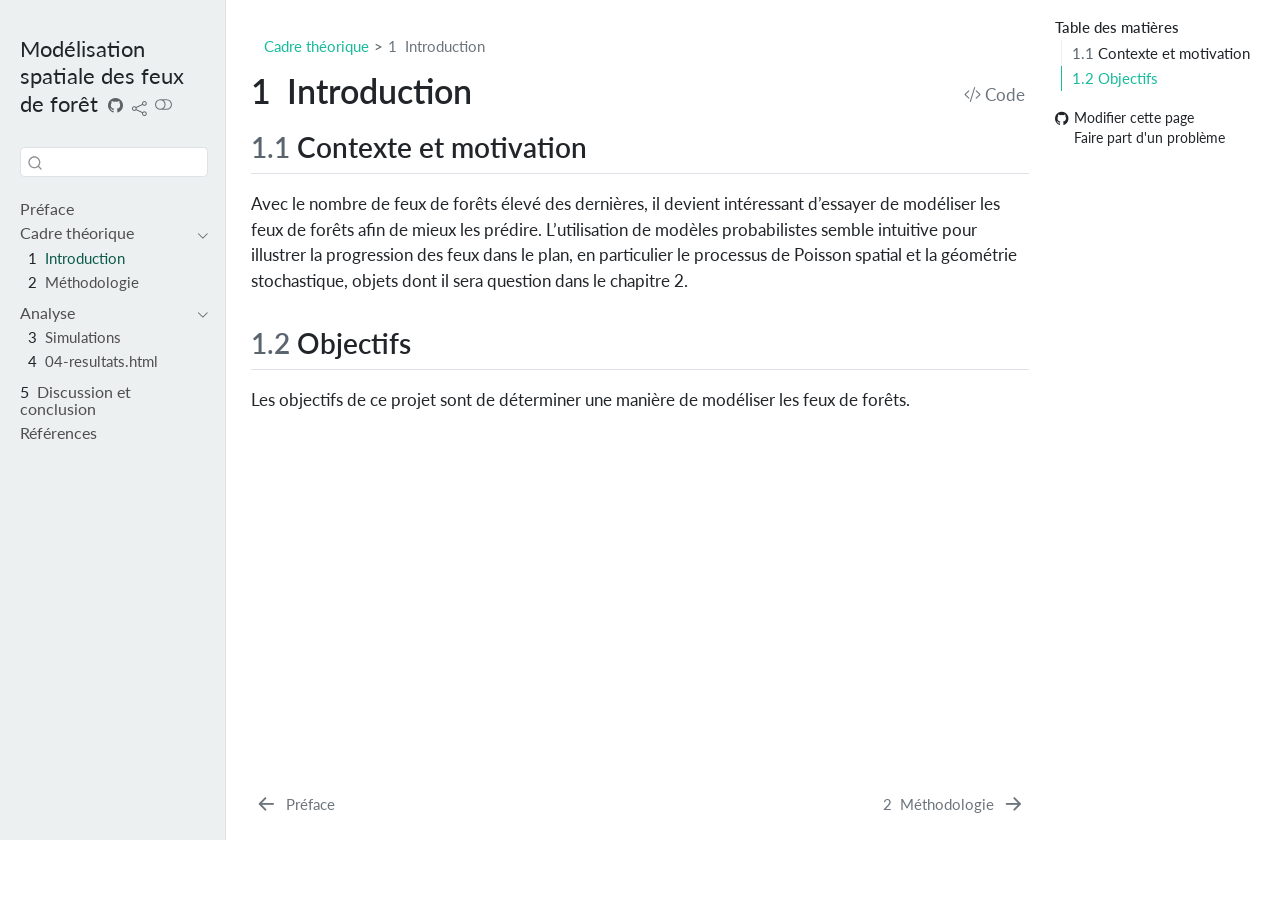
<file: docs/01-introduction.html>
<!DOCTYPE html>
<html xmlns="http://www.w3.org/1999/xhtml" lang="fr" xml:lang="fr"><head>

<meta charset="utf-8">
<meta name="generator" content="quarto-1.9.37">

<meta name="viewport" content="width=device-width, initial-scale=1.0, user-scalable=yes">


<title>1&nbsp; Introduction – Modélisation spatiale des feux de forêt</title>
<style>
/* Default styles provided by pandoc.
** See https://pandoc.org/MANUAL.html#variables-for-html for config info.
*/
code{white-space: pre-wrap;}
span.smallcaps{font-variant: small-caps;}
div.columns{display: flex; gap: min(4vw, 1.5em);}
div.column{flex: auto; overflow-x: auto;}
div.hanging-indent{margin-left: 1.5em; text-indent: -1.5em;}
ul.task-list{list-style: none;}
ul.task-list li input[type="checkbox"] {
  width: 0.8em;
  margin: 0 0.8em 0.2em -1em; /* quarto-specific, see https://github.com/quarto-dev/quarto-cli/issues/4556 */ 
  vertical-align: middle;
}
/* CSS for syntax highlighting */
html { -webkit-text-size-adjust: 100%; }
pre > code.sourceCode { white-space: pre; position: relative; }
pre > code.sourceCode > span { display: inline-block; line-height: 1.25; }
pre > code.sourceCode > span:empty { height: 1.2em; }
.sourceCode { overflow: visible; }
code.sourceCode > span { color: inherit; text-decoration: inherit; }
div.sourceCode { margin: 1em 0; }
pre.sourceCode { margin: 0; }
@media screen {
div.sourceCode { overflow: auto; }
}
@media print {
pre > code.sourceCode { white-space: pre-wrap; }
pre > code.sourceCode > span { text-indent: -5em; padding-left: 5em; }
}
pre.numberSource code
  { counter-reset: source-line 0; }
pre.numberSource code > span
  { position: relative; left: -4em; counter-increment: source-line; }
pre.numberSource code > span > a:first-child::before
  { content: counter(source-line);
    position: relative; left: -1em; text-align: right; vertical-align: baseline;
    border: none; display: inline-block;
    -webkit-touch-callout: none; -webkit-user-select: none;
    -khtml-user-select: none; -moz-user-select: none;
    -ms-user-select: none; user-select: none;
    padding: 0 4px; width: 4em;
  }
pre.numberSource { margin-left: 3em;  padding-left: 4px; }
div.sourceCode
  {   }
@media screen {
pre > code.sourceCode > span > a:first-child::before { text-decoration: underline; }
}
</style>


<script src="site_libs/quarto-nav/quarto-nav.js"></script>
<script src="site_libs/quarto-nav/headroom.min.js"></script>
<script src="site_libs/clipboard/clipboard.min.js"></script>
<script src="site_libs/quarto-search/autocomplete.umd.js"></script>
<script src="site_libs/quarto-search/fuse.min.js"></script>
<script src="site_libs/quarto-search/quarto-search.js"></script>
<meta name="quarto:offset" content="./">
<link href="./02-methodologie.html" rel="next">
<link href="./index.html" rel="prev">
<script src="site_libs/quarto-html/quarto.js" type="module"></script>
<script src="site_libs/quarto-html/tabsets/tabsets.js" type="module"></script>
<script src="site_libs/quarto-html/popper.min.js"></script>
<script src="site_libs/quarto-html/tippy.umd.min.js"></script>
<script src="site_libs/quarto-html/anchor.min.js"></script>
<link href="site_libs/quarto-html/tippy.css" rel="stylesheet">
<link href="site_libs/quarto-html/quarto-syntax-highlighting-acf12a64177840b8d86f2d4f01b2e9fb.css" rel="stylesheet" class="quarto-color-scheme" id="quarto-text-highlighting-styles">
<link href="site_libs/quarto-html/quarto-syntax-highlighting-dark-23bbe8b5e4efc1e257f6d59dce478b08.css" rel="stylesheet" class="quarto-color-scheme quarto-color-alternate" id="quarto-text-highlighting-styles">
<link href="site_libs/quarto-html/quarto-syntax-highlighting-acf12a64177840b8d86f2d4f01b2e9fb.css" rel="stylesheet" class="quarto-color-scheme-extra" id="quarto-text-highlighting-styles">
<script src="site_libs/bootstrap/bootstrap.min.js"></script>
<link href="site_libs/bootstrap/bootstrap-icons.css" rel="stylesheet">
<link href="site_libs/bootstrap/bootstrap-ed036125cb90d651d545eae5633f85e0.min.css" rel="stylesheet" append-hash="true" class="quarto-color-scheme" id="quarto-bootstrap" data-mode="light">
<link href="site_libs/bootstrap/bootstrap-dark-a13ffe6ee3161ff0644c8b6647f14699.min.css" rel="stylesheet" append-hash="true" class="quarto-color-scheme quarto-color-alternate" id="quarto-bootstrap" data-mode="dark">
<link href="site_libs/bootstrap/bootstrap-ed036125cb90d651d545eae5633f85e0.min.css" rel="stylesheet" append-hash="true" class="quarto-color-scheme-extra" id="quarto-bootstrap" data-mode="light">
<script id="quarto-search-options" type="application/json">{
  "location": "sidebar",
  "copy-button": false,
  "collapse-after": 3,
  "panel-placement": "start",
  "type": "textbox",
  "limit": 50,
  "keyboard-shortcut": [
    "f",
    "/",
    "s"
  ],
  "show-item-context": false,
  "language": {
    "search-no-results-text": "Pas de résultats",
    "search-matching-documents-text": "documents trouvés",
    "search-copy-link-title": "Copier le lien vers la recherche",
    "search-hide-matches-text": "Cacher les correspondances additionnelles",
    "search-more-match-text": "correspondance de plus dans ce document",
    "search-more-matches-text": "correspondances de plus dans ce document",
    "search-clear-button-title": "Effacer",
    "search-text-placeholder": "",
    "search-detached-cancel-button-title": "Annuler",
    "search-submit-button-title": "Envoyer",
    "search-label": "Recherche"
  }
}</script>


</head>

<body class="nav-sidebar docked quarto-light"><script id="quarto-html-before-body" type="application/javascript">
    const toggleBodyColorMode = (bsSheetEl) => {
      const mode = bsSheetEl.getAttribute("data-mode");
      const bodyEl = window.document.querySelector("body");
      if (mode === "dark") {
        bodyEl.classList.add("quarto-dark");
        bodyEl.classList.remove("quarto-light");
      } else {
        bodyEl.classList.add("quarto-light");
        bodyEl.classList.remove("quarto-dark");
      }
    }
    const toggleBodyColorPrimary = () => {
      const bsSheetEl = window.document.querySelector("link#quarto-bootstrap:not([rel=disabled-stylesheet])");
      if (bsSheetEl) {
        toggleBodyColorMode(bsSheetEl);
      }
    }
    const setColorSchemeToggle = (alternate) => {
      const toggles = window.document.querySelectorAll('.quarto-color-scheme-toggle');
      for (let i=0; i < toggles.length; i++) {
        const toggle = toggles[i];
        if (toggle) {
          if (alternate) {
            toggle.classList.add("alternate");
          } else {
            toggle.classList.remove("alternate");
          }
        }
      }
    };
    const toggleColorMode = (alternate) => {
      // Switch the stylesheets
      const primaryStylesheets = window.document.querySelectorAll('link.quarto-color-scheme:not(.quarto-color-alternate)');
      const alternateStylesheets = window.document.querySelectorAll('link.quarto-color-scheme.quarto-color-alternate');
      manageTransitions('#quarto-margin-sidebar .nav-link', false);
      if (alternate) {
        // note: dark is layered on light, we don't disable primary!
        enableStylesheet(alternateStylesheets);
        for (const sheetNode of alternateStylesheets) {
          if (sheetNode.id === "quarto-bootstrap") {
            toggleBodyColorMode(sheetNode);
          }
        }
      } else {
        disableStylesheet(alternateStylesheets);
        enableStylesheet(primaryStylesheets)
        toggleBodyColorPrimary();
      }
      manageTransitions('#quarto-margin-sidebar .nav-link', true);
      // Switch the toggles
      setColorSchemeToggle(alternate)
      // Hack to workaround the fact that safari doesn't
      // properly recolor the scrollbar when toggling (#1455)
      if (navigator.userAgent.indexOf('Safari') > 0 && navigator.userAgent.indexOf('Chrome') == -1) {
        manageTransitions("body", false);
        window.scrollTo(0, 1);
        setTimeout(() => {
          window.scrollTo(0, 0);
          manageTransitions("body", true);
        }, 40);
      }
    }
    const disableStylesheet = (stylesheets) => {
      for (let i=0; i < stylesheets.length; i++) {
        const stylesheet = stylesheets[i];
        stylesheet.rel = 'disabled-stylesheet';
      }
    }
    const enableStylesheet = (stylesheets) => {
      for (let i=0; i < stylesheets.length; i++) {
        const stylesheet = stylesheets[i];
        if(stylesheet.rel !== 'stylesheet') { // for Chrome, which will still FOUC without this check
          stylesheet.rel = 'stylesheet';
        }
      }
    }
    const manageTransitions = (selector, allowTransitions) => {
      const els = window.document.querySelectorAll(selector);
      for (let i=0; i < els.length; i++) {
        const el = els[i];
        if (allowTransitions) {
          el.classList.remove('notransition');
        } else {
          el.classList.add('notransition');
        }
      }
    }
    const isFileUrl = () => {
      return window.location.protocol === 'file:';
    }
    const hasAlternateSentinel = () => {
      let styleSentinel = getColorSchemeSentinel();
      if (styleSentinel !== null) {
        return styleSentinel === "alternate";
      } else {
        return false;
      }
    }
    const setStyleSentinel = (alternate) => {
      const value = alternate ? "alternate" : "default";
      if (!isFileUrl()) {
        window.localStorage.setItem("quarto-color-scheme", value);
      } else {
        localAlternateSentinel = value;
      }
    }
    const getColorSchemeSentinel = () => {
      if (!isFileUrl()) {
        const storageValue = window.localStorage.getItem("quarto-color-scheme");
        return storageValue != null ? storageValue : localAlternateSentinel;
      } else {
        return localAlternateSentinel;
      }
    }
    const toggleGiscusIfUsed = (isAlternate, darkModeDefault) => {
      const baseTheme = document.querySelector('#giscus-base-theme')?.value ?? 'light';
      const alternateTheme = document.querySelector('#giscus-alt-theme')?.value ?? 'dark';
      let newTheme = '';
      if(authorPrefersDark) {
        newTheme = isAlternate ? baseTheme : alternateTheme;
      } else {
        newTheme = isAlternate ? alternateTheme : baseTheme;
      }
      const changeGiscusTheme = () => {
        // From: https://github.com/giscus/giscus/issues/336
        const sendMessage = (message) => {
          const iframe = document.querySelector('iframe.giscus-frame');
          if (!iframe) return;
          iframe.contentWindow.postMessage({ giscus: message }, 'https://giscus.app');
        }
        sendMessage({
          setConfig: {
            theme: newTheme
          }
        });
      }
      const isGiscussLoaded = window.document.querySelector('iframe.giscus-frame') !== null;
      if (isGiscussLoaded) {
        changeGiscusTheme();
      }
    };
    const authorPrefersDark = false;
    const darkModeDefault = authorPrefersDark;
      document.querySelector('link#quarto-text-highlighting-styles.quarto-color-scheme-extra').rel = 'disabled-stylesheet';
      document.querySelector('link#quarto-bootstrap.quarto-color-scheme-extra').rel = 'disabled-stylesheet';
    let localAlternateSentinel = darkModeDefault ? 'alternate' : 'default';
    // Dark / light mode switch
    window.quartoToggleColorScheme = () => {
      // Read the current dark / light value
      let toAlternate = !hasAlternateSentinel();
      toggleColorMode(toAlternate);
      setStyleSentinel(toAlternate);
      toggleGiscusIfUsed(toAlternate, darkModeDefault);
      window.dispatchEvent(new Event('resize'));
    };
    // Switch to dark mode if need be
    if (hasAlternateSentinel()) {
      toggleColorMode(true);
    } else {
      toggleColorMode(false);
    }
  </script>

<div id="quarto-search-results"></div>
  <header id="quarto-header" class="headroom fixed-top">
  <nav class="quarto-secondary-nav">
    <div class="container-fluid d-flex">
      <button type="button" class="quarto-btn-toggle btn" data-bs-toggle="collapse" role="button" data-bs-target=".quarto-sidebar-collapse-item" aria-controls="quarto-sidebar" aria-expanded="false" aria-label="Basculer la barre latérale" onclick="if (window.quartoToggleHeadroom) { window.quartoToggleHeadroom(); }">
        <i class="bi bi-layout-text-sidebar-reverse"></i>
      </button>
        <nav class="quarto-page-breadcrumbs" aria-label="breadcrumb"><ol class="breadcrumb"><li class="breadcrumb-item"><a href="./01-introduction.html">Cadre théorique</a></li><li class="breadcrumb-item"><a href="./01-introduction.html"><span class="chapter-number">1</span>&nbsp; <span class="chapter-title">Introduction</span></a></li></ol></nav>
        <a class="flex-grow-1" role="navigation" data-bs-toggle="collapse" data-bs-target=".quarto-sidebar-collapse-item" aria-controls="quarto-sidebar" aria-expanded="false" aria-label="Basculer la barre latérale" onclick="if (window.quartoToggleHeadroom) { window.quartoToggleHeadroom(); }">      
        </a>
      <button type="button" class="btn quarto-search-button" aria-label="Recherche" onclick="window.quartoOpenSearch();">
        <i class="bi bi-search"></i>
      </button>
    </div>
  </nav>
</header>
<!-- content -->
<div id="quarto-content" class="quarto-container page-columns page-rows-contents page-layout-article">
<!-- sidebar -->
  <nav id="quarto-sidebar" class="sidebar collapse collapse-horizontal quarto-sidebar-collapse-item sidebar-navigation docked overflow-auto">
    <div class="pt-lg-2 mt-2 text-left sidebar-header">
    <div class="sidebar-title mb-0 py-0">
      <a href="./">Modélisation spatiale des feux de forêt</a> 
        <div class="sidebar-tools-main tools-wide">
    <a href="https://github.com" title="Code source" class="quarto-navigation-tool px-1" aria-label="Code source"><i class="bi bi-github"></i></a>
    <div class="dropdown">
      <a href="" title="Share" id="quarto-navigation-tool-dropdown-0" class="quarto-navigation-tool dropdown-toggle px-1" data-bs-toggle="dropdown" aria-expanded="false" role="link" aria-label="Share"><i class="bi bi-share"></i></a>
      <ul class="dropdown-menu" aria-labelledby="quarto-navigation-tool-dropdown-0">
          <li>
            <a class="dropdown-item sidebar-tools-main-item" href="https://twitter.com/intent/tweet?url=|url|">
              <i class="bi bi-twitter pe-1"></i>
            Twitter
            </a>
          </li>
          <li>
            <a class="dropdown-item sidebar-tools-main-item" href="https://www.linkedin.com/sharing/share-offsite/?url=|url|">
              <i class="bi bi-linkedin pe-1"></i>
            LinkedIn
            </a>
          </li>
      </ul>
    </div>
  <a href="" class="quarto-color-scheme-toggle quarto-navigation-tool  px-1" onclick="window.quartoToggleColorScheme(); return false;" title="Basculer le mode sombre"><i class="bi"></i></a>
</div>
    </div>
      </div>
        <div class="mt-2 flex-shrink-0 align-items-center">
        <div class="sidebar-search">
        <div id="quarto-search" class="" title="Recherche"></div>
        </div>
        </div>
    <div class="sidebar-menu-container"> 
    <ul class="list-unstyled mt-1">
        <li class="sidebar-item">
  <div class="sidebar-item-container"> 
  <a href="./index.html" class="sidebar-item-text sidebar-link">
 <span class="menu-text">Préface</span></a>
  </div>
</li>
        <li class="sidebar-item sidebar-item-section">
      <div class="sidebar-item-container"> 
            <a class="sidebar-item-text sidebar-link text-start" data-bs-toggle="collapse" data-bs-target="#quarto-sidebar-section-1" role="navigation" aria-expanded="true">
 <span class="menu-text">Cadre théorique</span></a>
          <a class="sidebar-item-toggle text-start" data-bs-toggle="collapse" data-bs-target="#quarto-sidebar-section-1" role="navigation" aria-expanded="true" aria-label="Basculer la section">
            <i class="bi bi-chevron-right ms-2"></i>
          </a> 
      </div>
      <ul id="quarto-sidebar-section-1" class="collapse list-unstyled sidebar-section depth1 show">  
          <li class="sidebar-item">
  <div class="sidebar-item-container"> 
  <a href="./01-introduction.html" class="sidebar-item-text sidebar-link active">
 <span class="menu-text"><span class="chapter-number">1</span>&nbsp; <span class="chapter-title">Introduction</span></span></a>
  </div>
</li>
          <li class="sidebar-item">
  <div class="sidebar-item-container"> 
  <a href="./02-methodologie.html" class="sidebar-item-text sidebar-link">
 <span class="menu-text"><span class="chapter-number">2</span>&nbsp; <span class="chapter-title">Méthodologie</span></span></a>
  </div>
</li>
      </ul>
  </li>
        <li class="sidebar-item sidebar-item-section">
      <div class="sidebar-item-container"> 
            <a class="sidebar-item-text sidebar-link text-start" data-bs-toggle="collapse" data-bs-target="#quarto-sidebar-section-2" role="navigation" aria-expanded="true">
 <span class="menu-text">Analyse</span></a>
          <a class="sidebar-item-toggle text-start" data-bs-toggle="collapse" data-bs-target="#quarto-sidebar-section-2" role="navigation" aria-expanded="true" aria-label="Basculer la section">
            <i class="bi bi-chevron-right ms-2"></i>
          </a> 
      </div>
      <ul id="quarto-sidebar-section-2" class="collapse list-unstyled sidebar-section depth1 show">  
          <li class="sidebar-item">
  <div class="sidebar-item-container"> 
  <a href="./03-simulations.html" class="sidebar-item-text sidebar-link">
 <span class="menu-text"><span class="chapter-number">3</span>&nbsp; <span class="chapter-title">Simulations</span></span></a>
  </div>
</li>
          <li class="sidebar-item">
  <div class="sidebar-item-container"> 
  <a href="./04-resultats.html" class="sidebar-item-text sidebar-link">
 <span class="menu-text"><span class="chapter-number">4</span>&nbsp; <span class="chapter-title">04-resultats.html</span></span></a>
  </div>
</li>
      </ul>
  </li>
        <li class="sidebar-item">
  <div class="sidebar-item-container"> 
  <a href="./05-discussion.html" class="sidebar-item-text sidebar-link">
 <span class="menu-text"><span class="chapter-number">5</span>&nbsp; <span class="chapter-title">Discussion et conclusion</span></span></a>
  </div>
</li>
        <li class="sidebar-item">
  <div class="sidebar-item-container"> 
  <a href="./references.html" class="sidebar-item-text sidebar-link">
 <span class="menu-text">Références</span></a>
  </div>
</li>
    </ul>
    </div>
</nav>
<div id="quarto-sidebar-glass" class="quarto-sidebar-collapse-item" data-bs-toggle="collapse" data-bs-target=".quarto-sidebar-collapse-item"></div>
<!-- margin-sidebar -->
    <div id="quarto-margin-sidebar" class="sidebar margin-sidebar">
        <nav id="TOC" role="doc-toc" class="toc-active">
    <h2 id="toc-title">Table des matières</h2>
   
  <ul>
  <li><a href="#contexte-et-motivation" id="toc-contexte-et-motivation" class="nav-link active" data-scroll-target="#contexte-et-motivation"><span class="header-section-number">1.1</span> Contexte et motivation</a></li>
  <li><a href="#objectifs" id="toc-objectifs" class="nav-link" data-scroll-target="#objectifs"><span class="header-section-number">1.2</span> Objectifs</a></li>
  </ul>
<div class="toc-actions"><ul><li><a href="https://github.com/edit/main/01-introduction.qmd" class="toc-action"><i class="bi bi-github"></i>Modifier cette page</a></li><li><a href="https://github.com/issues/new" class="toc-action"><i class="bi empty"></i>Faire part d'un problème</a></li></ul></div></nav>
    </div>
<!-- main -->
<main class="content" id="quarto-document-content">


<header id="title-block-header" class="quarto-title-block default"><nav class="quarto-page-breadcrumbs quarto-title-breadcrumbs d-none d-lg-block" aria-label="breadcrumb"><ol class="breadcrumb"><li class="breadcrumb-item"><a href="./01-introduction.html">Cadre théorique</a></li><li class="breadcrumb-item"><a href="./01-introduction.html"><span class="chapter-number">1</span>&nbsp; <span class="chapter-title">Introduction</span></a></li></ol></nav>
<div class="quarto-title">
<div class="quarto-title-block"><div><h1 class="title"><span class="chapter-number">1</span>&nbsp; <span class="chapter-title">Introduction</span></h1><button type="button" class="btn code-tools-button" id="quarto-code-tools-source"><i class="bi"></i> Code</button></div></div>
</div>



<div class="quarto-title-meta">

    
  
    
  </div>
  


</header>


<section id="contexte-et-motivation" class="level2" data-number="1.1">
<h2 data-number="1.1" class="anchored" data-anchor-id="contexte-et-motivation"><span class="header-section-number">1.1</span> Contexte et motivation</h2>
<p>Avec le nombre de feux de forêts élevé des dernières, il devient intéressant d’essayer de modéliser les feux de forêts afin de mieux les prédire. L’utilisation de modèles probabilistes semble intuitive pour illustrer la progression des feux dans le plan, en particulier le processus de Poisson spatial et la géométrie stochastique, objets dont il sera question dans le chapitre 2.</p>
</section>
<section id="objectifs" class="level2" data-number="1.2">
<h2 data-number="1.2" class="anchored" data-anchor-id="objectifs"><span class="header-section-number">1.2</span> Objectifs</h2>
<p>Les objectifs de ce projet sont de déterminer une manière de modéliser les feux de forêts.</p>


<!-- -->

</section>

</main> <!-- /main -->
<script id="quarto-html-after-body" type="application/javascript">
  window.document.addEventListener("DOMContentLoaded", function (event) {
    // Ensure there is a toggle, if there isn't float one in the top right
    if (window.document.querySelector('.quarto-color-scheme-toggle') === null) {
      const a = window.document.createElement('a');
      a.classList.add('top-right');
      a.classList.add('quarto-color-scheme-toggle');
      a.href = "";
      a.onclick = function() { try { window.quartoToggleColorScheme(); } catch {} return false; };
      const i = window.document.createElement("i");
      i.classList.add('bi');
      a.appendChild(i);
      window.document.body.appendChild(a);
    }
    setColorSchemeToggle(hasAlternateSentinel())
    const icon = "";
    const anchorJS = new window.AnchorJS();
    anchorJS.options = {
      placement: 'right',
      icon: icon
    };
    anchorJS.add('.anchored');
    const isCodeAnnotation = (el) => {
      for (const clz of el.classList) {
        if (clz.startsWith('code-annotation-')) {                     
          return true;
        }
      }
      return false;
    }
    const onCopySuccess = function(e) {
      // button target
      const button = e.trigger;
      // don't keep focus
      button.blur();
      // flash "checked"
      button.classList.add('code-copy-button-checked');
      var currentTitle = button.getAttribute("title");
      button.setAttribute("title", "Copié");
      let tooltip;
      if (window.bootstrap) {
        button.setAttribute("data-bs-toggle", "tooltip");
        button.setAttribute("data-bs-placement", "left");
        button.setAttribute("data-bs-title", "Copié");
        tooltip = new bootstrap.Tooltip(button, 
          { trigger: "manual", 
            customClass: "code-copy-button-tooltip",
            offset: [0, -8]});
        tooltip.show();    
      }
      setTimeout(function() {
        if (tooltip) {
          tooltip.hide();
          button.removeAttribute("data-bs-title");
          button.removeAttribute("data-bs-toggle");
          button.removeAttribute("data-bs-placement");
        }
        button.setAttribute("title", currentTitle);
        button.classList.remove('code-copy-button-checked');
      }, 1000);
      // clear code selection
      e.clearSelection();
    }
    const getTextToCopy = function(trigger) {
      const outerScaffold = trigger.parentElement.cloneNode(true);
      const codeEl = outerScaffold.querySelector('code');
      for (const childEl of codeEl.children) {
        if (isCodeAnnotation(childEl)) {
          childEl.remove();
        }
      }
      return codeEl.innerText;
    }
    const clipboard = new window.ClipboardJS('.code-copy-button:not([data-in-quarto-modal])', {
      text: getTextToCopy
    });
    clipboard.on('success', onCopySuccess);
    if (window.document.getElementById('quarto-embedded-source-code-modal')) {
      const clipboardModal = new window.ClipboardJS('.code-copy-button[data-in-quarto-modal]', {
        text: getTextToCopy,
        container: window.document.getElementById('quarto-embedded-source-code-modal')
      });
      clipboardModal.on('success', onCopySuccess);
    }
    const viewSource = window.document.getElementById('quarto-view-source') ||
                       window.document.getElementById('quarto-code-tools-source');
    if (viewSource) {
      const sourceUrl = viewSource.getAttribute("data-quarto-source-url");
      viewSource.addEventListener("click", function(e) {
        if (sourceUrl) {
          // rstudio viewer pane
          if (/\bcapabilities=\b/.test(window.location)) {
            window.open(sourceUrl);
          } else {
            window.location.href = sourceUrl;
          }
        } else {
          const modal = new bootstrap.Modal(document.getElementById('quarto-embedded-source-code-modal'));
          modal.show();
        }
        return false;
      });
    }
    function toggleCodeHandler(show) {
      return function(e) {
        const detailsSrc = window.document.querySelectorAll(".cell > details > .sourceCode");
        for (let i=0; i<detailsSrc.length; i++) {
          const details = detailsSrc[i].parentElement;
          if (show) {
            details.open = true;
          } else {
            details.removeAttribute("open");
          }
        }
        const cellCodeDivs = window.document.querySelectorAll(".cell > .sourceCode");
        const fromCls = show ? "hidden" : "unhidden";
        const toCls = show ? "unhidden" : "hidden";
        for (let i=0; i<cellCodeDivs.length; i++) {
          const codeDiv = cellCodeDivs[i];
          if (codeDiv.classList.contains(fromCls)) {
            codeDiv.classList.remove(fromCls);
            codeDiv.classList.add(toCls);
          } 
        }
        return false;
      }
    }
    const hideAllCode = window.document.getElementById("quarto-hide-all-code");
    if (hideAllCode) {
      hideAllCode.addEventListener("click", toggleCodeHandler(false));
    }
    const showAllCode = window.document.getElementById("quarto-show-all-code");
    if (showAllCode) {
      showAllCode.addEventListener("click", toggleCodeHandler(true));
    }
      var localhostRegex = new RegExp(/^(?:http|https):\/\/localhost\:?[0-9]*\//);
      var mailtoRegex = new RegExp(/^mailto:/);
        var filterRegex = new RegExp('/' + window.location.host + '/');
      var isInternal = (href) => {
          return filterRegex.test(href) || localhostRegex.test(href) || mailtoRegex.test(href);
      }
      // Inspect non-navigation links and adorn them if external
     var links = window.document.querySelectorAll('a[href]:not(.nav-link):not(.navbar-brand):not(.toc-action):not(.sidebar-link):not(.sidebar-item-toggle):not(.pagination-link):not(.no-external):not([aria-hidden]):not(.dropdown-item):not(.quarto-navigation-tool):not(.about-link)');
      for (var i=0; i<links.length; i++) {
        const link = links[i];
        if (!isInternal(link.href)) {
          // undo the damage that might have been done by quarto-nav.js in the case of
          // links that we want to consider external
          if (link.dataset.originalHref !== undefined) {
            link.href = link.dataset.originalHref;
          }
        }
      }
    function tippyHover(el, contentFn, onTriggerFn, onUntriggerFn) {
      const config = {
        allowHTML: true,
        maxWidth: 500,
        delay: 100,
        arrow: false,
        appendTo: function(el) {
            return el.parentElement;
        },
        interactive: true,
        interactiveBorder: 10,
        theme: 'quarto',
        placement: 'bottom-start',
      };
      if (contentFn) {
        config.content = contentFn;
      }
      if (onTriggerFn) {
        config.onTrigger = onTriggerFn;
      }
      if (onUntriggerFn) {
        config.onUntrigger = onUntriggerFn;
      }
      window.tippy(el, config); 
    }
    const noterefs = window.document.querySelectorAll('a[role="doc-noteref"]');
    for (var i=0; i<noterefs.length; i++) {
      const ref = noterefs[i];
      tippyHover(ref, function() {
        // use id or data attribute instead here
        let href = ref.getAttribute('data-footnote-href') || ref.getAttribute('href');
        try { href = new URL(href).hash; } catch {}
        const id = href.replace(/^#\/?/, "");
        const note = window.document.getElementById(id);
        if (note) {
          return note.innerHTML;
        } else {
          return "";
        }
      });
    }
    const xrefs = window.document.querySelectorAll('a.quarto-xref');
    const processXRef = (id, note) => {
      // Strip column container classes
      const stripColumnClz = (el) => {
        el.classList.remove("page-full", "page-columns");
        if (el.children) {
          for (const child of el.children) {
            stripColumnClz(child);
          }
        }
      }
      stripColumnClz(note)
      if (id === null || id.startsWith('sec-')) {
        // Special case sections, only their first couple elements
        const container = document.createElement("div");
        if (note.children && note.children.length > 2) {
          container.appendChild(note.children[0].cloneNode(true));
          for (let i = 1; i < note.children.length; i++) {
            const child = note.children[i];
            if (child.tagName === "P" && child.innerText === "") {
              continue;
            } else {
              container.appendChild(child.cloneNode(true));
              break;
            }
          }
          if (window.Quarto?.typesetMath) {
            window.Quarto.typesetMath(container);
          }
          return container.innerHTML
        } else {
          if (window.Quarto?.typesetMath) {
            window.Quarto.typesetMath(note);
          }
          return note.innerHTML;
        }
      } else {
        // Remove any anchor links if they are present
        const anchorLink = note.querySelector('a.anchorjs-link');
        if (anchorLink) {
          anchorLink.remove();
        }
        if (window.Quarto?.typesetMath) {
          window.Quarto.typesetMath(note);
        }
        if (note.classList.contains("callout")) {
          return note.outerHTML;
        } else {
          return note.innerHTML;
        }
      }
    }
    for (var i=0; i<xrefs.length; i++) {
      const xref = xrefs[i];
      tippyHover(xref, undefined, function(instance) {
        instance.disable();
        let url = xref.getAttribute('href');
        let hash = undefined; 
        if (url.startsWith('#')) {
          hash = url;
        } else {
          try { hash = new URL(url).hash; } catch {}
        }
        if (hash) {
          const id = hash.replace(/^#\/?/, "");
          const note = window.document.getElementById(id);
          if (note !== null) {
            try {
              const html = processXRef(id, note.cloneNode(true));
              instance.setContent(html);
            } finally {
              instance.enable();
              instance.show();
            }
          } else {
            // See if we can fetch this
            fetch(url.split('#')[0])
            .then(res => res.text())
            .then(html => {
              const parser = new DOMParser();
              const htmlDoc = parser.parseFromString(html, "text/html");
              const note = htmlDoc.getElementById(id);
              if (note !== null) {
                const html = processXRef(id, note);
                instance.setContent(html);
              } 
            }).finally(() => {
              instance.enable();
              instance.show();
            });
          }
        } else {
          // See if we can fetch a full url (with no hash to target)
          // This is a special case and we should probably do some content thinning / targeting
          fetch(url)
          .then(res => res.text())
          .then(html => {
            const parser = new DOMParser();
            const htmlDoc = parser.parseFromString(html, "text/html");
            const note = htmlDoc.querySelector('main.content');
            if (note !== null) {
              // This should only happen for chapter cross references
              // (since there is no id in the URL)
              // remove the first header
              if (note.children.length > 0 && note.children[0].tagName === "HEADER") {
                note.children[0].remove();
              }
              const html = processXRef(null, note);
              instance.setContent(html);
            } 
          }).finally(() => {
            instance.enable();
            instance.show();
          });
        }
      }, function(instance) {
      });
    }
        let selectedAnnoteEl;
        const selectorForAnnotation = ( cell, annotation) => {
          let cellAttr = 'data-code-cell="' + cell + '"';
          let lineAttr = 'data-code-annotation="' +  annotation + '"';
          const selector = 'span[' + cellAttr + '][' + lineAttr + ']';
          return selector;
        }
        const selectCodeLines = (annoteEl) => {
          const doc = window.document;
          const targetCell = annoteEl.getAttribute("data-target-cell");
          const targetAnnotation = annoteEl.getAttribute("data-target-annotation");
          const annoteSpan = window.document.querySelector(selectorForAnnotation(targetCell, targetAnnotation));
          const lines = annoteSpan.getAttribute("data-code-lines").split(",");
          const lineIds = lines.map((line) => {
            return targetCell + "-" + line;
          })
          let top = null;
          let height = null;
          let parent = null;
          if (lineIds.length > 0) {
              //compute the position of the single el (top and bottom and make a div)
              const el = window.document.getElementById(lineIds[0]);
              top = el.offsetTop;
              height = el.offsetHeight;
              parent = el.parentElement.parentElement;
            if (lineIds.length > 1) {
              const lastEl = window.document.getElementById(lineIds[lineIds.length - 1]);
              const bottom = lastEl.offsetTop + lastEl.offsetHeight;
              height = bottom - top;
            }
            if (top !== null && height !== null && parent !== null) {
              // cook up a div (if necessary) and position it 
              let div = window.document.getElementById("code-annotation-line-highlight");
              if (div === null) {
                div = window.document.createElement("div");
                div.setAttribute("id", "code-annotation-line-highlight");
                div.style.position = 'absolute';
                parent.appendChild(div);
              }
              div.style.top = top - 2 + "px";
              div.style.height = height + 4 + "px";
              div.style.left = 0;
              let gutterDiv = window.document.getElementById("code-annotation-line-highlight-gutter");
              if (gutterDiv === null) {
                gutterDiv = window.document.createElement("div");
                gutterDiv.setAttribute("id", "code-annotation-line-highlight-gutter");
                gutterDiv.style.position = 'absolute';
                const codeCell = window.document.getElementById(targetCell);
                const gutter = codeCell.querySelector('.code-annotation-gutter');
                gutter.appendChild(gutterDiv);
              }
              gutterDiv.style.top = top - 2 + "px";
              gutterDiv.style.height = height + 4 + "px";
            }
            selectedAnnoteEl = annoteEl;
          }
        };
        const unselectCodeLines = () => {
          const elementsIds = ["code-annotation-line-highlight", "code-annotation-line-highlight-gutter"];
          elementsIds.forEach((elId) => {
            const div = window.document.getElementById(elId);
            if (div) {
              div.remove();
            }
          });
          selectedAnnoteEl = undefined;
        };
          // Handle positioning of the toggle
      window.addEventListener(
        "resize",
        throttle(() => {
          elRect = undefined;
          if (selectedAnnoteEl) {
            selectCodeLines(selectedAnnoteEl);
          }
        }, 10)
      );
      function throttle(fn, ms) {
      let throttle = false;
      let timer;
        return (...args) => {
          if(!throttle) { // first call gets through
              fn.apply(this, args);
              throttle = true;
          } else { // all the others get throttled
              if(timer) clearTimeout(timer); // cancel #2
              timer = setTimeout(() => {
                fn.apply(this, args);
                timer = throttle = false;
              }, ms);
          }
        };
      }
        // Attach click handler to the DT
        const annoteDls = window.document.querySelectorAll('dt[data-target-cell]');
        for (const annoteDlNode of annoteDls) {
          annoteDlNode.addEventListener('click', (event) => {
            const clickedEl = event.target;
            if (clickedEl !== selectedAnnoteEl) {
              unselectCodeLines();
              const activeEl = window.document.querySelector('dt[data-target-cell].code-annotation-active');
              if (activeEl) {
                activeEl.classList.remove('code-annotation-active');
              }
              selectCodeLines(clickedEl);
              clickedEl.classList.add('code-annotation-active');
            } else {
              // Unselect the line
              unselectCodeLines();
              clickedEl.classList.remove('code-annotation-active');
            }
          });
        }
    const findCites = (el) => {
      const parentEl = el.parentElement;
      if (parentEl) {
        const cites = parentEl.dataset.cites;
        if (cites) {
          return {
            el,
            cites: cites.split(' ')
          };
        } else {
          return findCites(el.parentElement)
        }
      } else {
        return undefined;
      }
    };
    var bibliorefs = window.document.querySelectorAll('a[role="doc-biblioref"]');
    for (var i=0; i<bibliorefs.length; i++) {
      const ref = bibliorefs[i];
      const citeInfo = findCites(ref);
      if (citeInfo) {
        tippyHover(citeInfo.el, function() {
          var popup = window.document.createElement('div');
          citeInfo.cites.forEach(function(cite) {
            var citeDiv = window.document.createElement('div');
            citeDiv.classList.add('hanging-indent');
            citeDiv.classList.add('csl-entry');
            var biblioDiv = window.document.getElementById('ref-' + cite);
            if (biblioDiv) {
              citeDiv.innerHTML = biblioDiv.innerHTML;
            }
            popup.appendChild(citeDiv);
          });
          return popup.innerHTML;
        });
      }
    }
  });
  </script>
<nav class="page-navigation">
  <div class="nav-page nav-page-previous">
      <a href="./index.html" class="pagination-link" aria-label="Préface">
        <i class="bi bi-arrow-left-short"></i> <span class="nav-page-text">Préface</span>
      </a>          
  </div>
  <div class="nav-page nav-page-next">
      <a href="./02-methodologie.html" class="pagination-link" aria-label="Méthodologie">
        <span class="nav-page-text"><span class="chapter-number">2</span>&nbsp; <span class="chapter-title">Méthodologie</span></span> <i class="bi bi-arrow-right-short"></i>
      </a>
  </div>
</nav><div class="modal fade" id="quarto-embedded-source-code-modal" tabindex="-1" aria-labelledby="quarto-embedded-source-code-modal-label" aria-hidden="true"><div class="modal-dialog modal-dialog-scrollable"><div class="modal-content"><div class="modal-header"><h5 class="modal-title" id="quarto-embedded-source-code-modal-label">Code source</h5><button class="btn-close" data-bs-dismiss="modal"></button></div><div class="modal-body"><div class="">
<div class="code-copy-outer-scaffold"><div class="sourceCode" id="cb1" data-shortcodes="false"><pre class="sourceCode markdown code-with-copy"><code class="sourceCode markdown"><span id="cb1-1"><a href="#cb1-1" aria-hidden="true" tabindex="-1"></a><span class="fu"># Introduction</span></span>
<span id="cb1-2"><a href="#cb1-2" aria-hidden="true" tabindex="-1"></a></span>
<span id="cb1-3"><a href="#cb1-3" aria-hidden="true" tabindex="-1"></a><span class="fu">## Contexte et motivation</span></span>
<span id="cb1-4"><a href="#cb1-4" aria-hidden="true" tabindex="-1"></a></span>
<span id="cb1-5"><a href="#cb1-5" aria-hidden="true" tabindex="-1"></a>Avec le nombre de feux de forêts élevé des dernières, il devient intéressant d'essayer de modéliser les feux de forêts afin de mieux les prédire. L'utilisation de modèles probabilistes semble intuitive pour illustrer la progression des feux dans le plan, en particulier le processus de Poisson spatial et la géométrie stochastique, objets dont il sera question dans le chapitre 2.</span>
<span id="cb1-6"><a href="#cb1-6" aria-hidden="true" tabindex="-1"></a></span>
<span id="cb1-7"><a href="#cb1-7" aria-hidden="true" tabindex="-1"></a></span>
<span id="cb1-8"><a href="#cb1-8" aria-hidden="true" tabindex="-1"></a><span class="fu">## Objectifs</span></span>
<span id="cb1-9"><a href="#cb1-9" aria-hidden="true" tabindex="-1"></a></span>
<span id="cb1-10"><a href="#cb1-10" aria-hidden="true" tabindex="-1"></a>Les objectifs de ce projet sont de déterminer une manière de modéliser les feux de forêts.</span></code></pre></div><button title="Copier vers le presse-papier" class="code-copy-button" data-in-quarto-modal=""><i class="bi"></i></button></div>
</div></div></div></div></div>
</div> <!-- /content -->




<footer class="footer"><div class="nav-footer"><div class="nav-footer-center"><div class="toc-actions d-sm-block d-md-none"><ul><li><a href="https://github.com/edit/main/01-introduction.qmd" class="toc-action"><i class="bi bi-github"></i>Modifier cette page</a></li><li><a href="https://github.com/issues/new" class="toc-action"><i class="bi empty"></i>Faire part d'un problème</a></li></ul></div></div></div></footer></body></html>
</file>
<file: site_libs/quarto-html/tippy.css>
.tippy-box[data-animation=fade][data-state=hidden]{opacity:0}[data-tippy-root]{max-width:calc(100vw - 10px)}.tippy-box{position:relative;background-color:#333;color:#fff;border-radius:4px;font-size:14px;line-height:1.4;white-space:normal;outline:0;transition-property:transform,visibility,opacity}.tippy-box[data-placement^=top]>.tippy-arrow{bottom:0}.tippy-box[data-placement^=top]>.tippy-arrow:before{bottom:-7px;left:0;border-width:8px 8px 0;border-top-color:initial;transform-origin:center top}.tippy-box[data-placement^=bottom]>.tippy-arrow{top:0}.tippy-box[data-placement^=bottom]>.tippy-arrow:before{top:-7px;left:0;border-width:0 8px 8px;border-bottom-color:initial;transform-origin:center bottom}.tippy-box[data-placement^=left]>.tippy-arrow{right:0}.tippy-box[data-placement^=left]>.tippy-arrow:before{border-width:8px 0 8px 8px;border-left-color:initial;right:-7px;transform-origin:center left}.tippy-box[data-placement^=right]>.tippy-arrow{left:0}.tippy-box[data-placement^=right]>.tippy-arrow:before{left:-7px;border-width:8px 8px 8px 0;border-right-color:initial;transform-origin:center right}.tippy-box[data-inertia][data-state=visible]{transition-timing-function:cubic-bezier(.54,1.5,.38,1.11)}.tippy-arrow{width:16px;height:16px;color:#333}.tippy-arrow:before{content:"";position:absolute;border-color:transparent;border-style:solid}.tippy-content{position:relative;padding:5px 9px;z-index:1}
</file>
<file: site_libs/quarto-html/quarto-syntax-highlighting-acf12a64177840b8d86f2d4f01b2e9fb.css>
/* quarto syntax highlight colors */
:root {
  --quarto-hl-al-color: #ff5555;
  --quarto-hl-an-color: #6a737d;
  --quarto-hl-at-color: #d73a49;
  --quarto-hl-bn-color: #005cc5;
  --quarto-hl-bu-color: #d73a49;
  --quarto-hl-ch-color: #032f62;
  --quarto-hl-co-color: #6a737d;
  --quarto-hl-cv-color: #6a737d;
  --quarto-hl-cn-color: #005cc5;
  --quarto-hl-cf-color: #d73a49;
  --quarto-hl-dt-color: #d73a49;
  --quarto-hl-dv-color: #005cc5;
  --quarto-hl-do-color: #6a737d;
  --quarto-hl-er-color: #ff5555;
  --quarto-hl-ex-color: #d73a49;
  --quarto-hl-fl-color: #005cc5;
  --quarto-hl-fu-color: #6f42c1;
  --quarto-hl-im-color: #032f62;
  --quarto-hl-in-color: #6a737d;
  --quarto-hl-kw-color: #d73a49;
  --quarto-hl-op-color: #24292e;
  --quarto-hl-pp-color: #d73a49;
  --quarto-hl-re-color: #6a737d;
  --quarto-hl-sc-color: #005cc5;
  --quarto-hl-ss-color: #032f62;
  --quarto-hl-st-color: #032f62;
  --quarto-hl-va-color: #e36209;
  --quarto-hl-vs-color: #032f62;
  --quarto-hl-wa-color: #ff5555;
}

/* other quarto variables */
:root {
  --quarto-font-monospace: SFMono-Regular, Menlo, Monaco, Consolas, "Liberation Mono", "Courier New", monospace;
}

/* syntax highlight based on Pandoc's rules */
pre > code.sourceCode > span {
  color: #24292e;
}

code.sourceCode > span {
  color: #24292e;
}

div.sourceCode,
div.sourceCode pre.sourceCode {
  color: #24292e;
}

/* Normal */
code span {
  color: #24292e;
}

/* Alert */
code span.al {
  font-weight: bold;
  color: #ff5555;
}

/* Annotation */
code span.an {
  color: #6a737d;
}

/* Attribute */
code span.at {
  color: #d73a49;
}

/* BaseN */
code span.bn {
  color: #005cc5;
}

/* BuiltIn */
code span.bu {
  color: #d73a49;
}

/* ControlFlow */
code span.cf {
  color: #d73a49;
}

/* Char */
code span.ch {
  color: #032f62;
}

/* Constant */
code span.cn {
  color: #005cc5;
}

/* Comment */
code span.co {
  color: #6a737d;
}

/* CommentVar */
code span.cv {
  color: #6a737d;
}

/* Documentation */
code span.do {
  color: #6a737d;
}

/* DataType */
code span.dt {
  color: #d73a49;
}

/* DecVal */
code span.dv {
  color: #005cc5;
}

/* Error */
code span.er {
  color: #ff5555;
  text-decoration: underline;
}

/* Extension */
code span.ex {
  font-weight: bold;
  color: #d73a49;
}

/* Float */
code span.fl {
  color: #005cc5;
}

/* Function */
code span.fu {
  color: #6f42c1;
}

/* Import */
code span.im {
  color: #032f62;
}

/* Information */
code span.in {
  color: #6a737d;
}

/* Keyword */
code span.kw {
  color: #d73a49;
}

/* Operator */
code span.op {
  color: #24292e;
}

/* Preprocessor */
code span.pp {
  color: #d73a49;
}

/* RegionMarker */
code span.re {
  color: #6a737d;
}

/* SpecialChar */
code span.sc {
  color: #005cc5;
}

/* SpecialString */
code span.ss {
  color: #032f62;
}

/* String */
code span.st {
  color: #032f62;
}

/* Variable */
code span.va {
  color: #e36209;
}

/* VerbatimString */
code span.vs {
  color: #032f62;
}

/* Warning */
code span.wa {
  color: #ff5555;
}

.prevent-inlining {
  content: "</";
}

/*# sourceMappingURL=e41d78b1f7017e44483b7fefd7a010af.css.map */
</file>
<file: site_libs/quarto-html/quarto-syntax-highlighting-dark-23bbe8b5e4efc1e257f6d59dce478b08.css>
/* quarto syntax highlight colors */
:root {
  --quarto-hl-al-color: #ff5555;
  --quarto-hl-an-color: #6a737d;
  --quarto-hl-at-color: #f97583;
  --quarto-hl-bn-color: #79b8ff;
  --quarto-hl-bu-color: #f97583;
  --quarto-hl-ch-color: #9ecbff;
  --quarto-hl-co-color: #6a737d;
  --quarto-hl-cv-color: #6a737d;
  --quarto-hl-cn-color: #79b8ff;
  --quarto-hl-cf-color: #f97583;
  --quarto-hl-dt-color: #f97583;
  --quarto-hl-dv-color: #79b8ff;
  --quarto-hl-do-color: #6a737d;
  --quarto-hl-er-color: #ff5555;
  --quarto-hl-ex-color: #f97583;
  --quarto-hl-fl-color: #79b8ff;
  --quarto-hl-fu-color: #b392f0;
  --quarto-hl-im-color: #9ecbff;
  --quarto-hl-in-color: #6a737d;
  --quarto-hl-kw-color: #f97583;
  --quarto-hl-op-color: #e1e4e8;
  --quarto-hl-pp-color: #f97583;
  --quarto-hl-re-color: #6a737d;
  --quarto-hl-sc-color: #79b8ff;
  --quarto-hl-ss-color: #9ecbff;
  --quarto-hl-st-color: #9ecbff;
  --quarto-hl-va-color: #ffab70;
  --quarto-hl-vs-color: #9ecbff;
  --quarto-hl-wa-color: #ff5555;
}

/* other quarto variables */
:root {
  --quarto-font-monospace: SFMono-Regular, Menlo, Monaco, Consolas, "Liberation Mono", "Courier New", monospace;
}

/* syntax highlight based on Pandoc's rules */
pre > code.sourceCode > span {
  color: #e1e4e8;
}

code.sourceCode > span {
  color: #e1e4e8;
}

div.sourceCode,
div.sourceCode pre.sourceCode {
  color: #e1e4e8;
}

/* Normal */
code span {
  color: #e1e4e8;
}

/* Alert */
code span.al {
  font-weight: bold;
  color: #ff5555;
}

/* Annotation */
code span.an {
  color: #6a737d;
}

/* Attribute */
code span.at {
  color: #f97583;
}

/* BaseN */
code span.bn {
  color: #79b8ff;
}

/* BuiltIn */
code span.bu {
  color: #f97583;
}

/* ControlFlow */
code span.cf {
  color: #f97583;
}

/* Char */
code span.ch {
  color: #9ecbff;
}

/* Constant */
code span.cn {
  color: #79b8ff;
}

/* Comment */
code span.co {
  color: #6a737d;
}

/* CommentVar */
code span.cv {
  color: #6a737d;
}

/* Documentation */
code span.do {
  color: #6a737d;
}

/* DataType */
code span.dt {
  color: #f97583;
}

/* DecVal */
code span.dv {
  color: #79b8ff;
}

/* Error */
code span.er {
  color: #ff5555;
  text-decoration: underline;
}

/* Extension */
code span.ex {
  font-weight: bold;
  color: #f97583;
}

/* Float */
code span.fl {
  color: #79b8ff;
}

/* Function */
code span.fu {
  color: #b392f0;
}

/* Import */
code span.im {
  color: #9ecbff;
}

/* Information */
code span.in {
  color: #6a737d;
}

/* Keyword */
code span.kw {
  color: #f97583;
}

/* Operator */
code span.op {
  color: #e1e4e8;
}

/* Preprocessor */
code span.pp {
  color: #f97583;
}

/* RegionMarker */
code span.re {
  color: #6a737d;
}

/* SpecialChar */
code span.sc {
  color: #79b8ff;
}

/* SpecialString */
code span.ss {
  color: #9ecbff;
}

/* String */
code span.st {
  color: #9ecbff;
}

/* Variable */
code span.va {
  color: #ffab70;
}

/* VerbatimString */
code span.vs {
  color: #9ecbff;
}

/* Warning */
code span.wa {
  color: #ff5555;
}

.prevent-inlining {
  content: "</";
}

/*# sourceMappingURL=b00767bec02007a677807bfaa6c38317.css.map */
</file>
<file: docs/site_libs/quarto-html/tippy.css>
.tippy-box[data-animation=fade][data-state=hidden]{opacity:0}[data-tippy-root]{max-width:calc(100vw - 10px)}.tippy-box{position:relative;background-color:#333;color:#fff;border-radius:4px;font-size:14px;line-height:1.4;white-space:normal;outline:0;transition-property:transform,visibility,opacity}.tippy-box[data-placement^=top]>.tippy-arrow{bottom:0}.tippy-box[data-placement^=top]>.tippy-arrow:before{bottom:-7px;left:0;border-width:8px 8px 0;border-top-color:initial;transform-origin:center top}.tippy-box[data-placement^=bottom]>.tippy-arrow{top:0}.tippy-box[data-placement^=bottom]>.tippy-arrow:before{top:-7px;left:0;border-width:0 8px 8px;border-bottom-color:initial;transform-origin:center bottom}.tippy-box[data-placement^=left]>.tippy-arrow{right:0}.tippy-box[data-placement^=left]>.tippy-arrow:before{border-width:8px 0 8px 8px;border-left-color:initial;right:-7px;transform-origin:center left}.tippy-box[data-placement^=right]>.tippy-arrow{left:0}.tippy-box[data-placement^=right]>.tippy-arrow:before{left:-7px;border-width:8px 8px 8px 0;border-right-color:initial;transform-origin:center right}.tippy-box[data-inertia][data-state=visible]{transition-timing-function:cubic-bezier(.54,1.5,.38,1.11)}.tippy-arrow{width:16px;height:16px;color:#333}.tippy-arrow:before{content:"";position:absolute;border-color:transparent;border-style:solid}.tippy-content{position:relative;padding:5px 9px;z-index:1}
</file>
<file: docs/site_libs/quarto-html/quarto-syntax-highlighting-acf12a64177840b8d86f2d4f01b2e9fb.css>
/* quarto syntax highlight colors */
:root {
  --quarto-hl-al-color: #ff5555;
  --quarto-hl-an-color: #6a737d;
  --quarto-hl-at-color: #d73a49;
  --quarto-hl-bn-color: #005cc5;
  --quarto-hl-bu-color: #d73a49;
  --quarto-hl-ch-color: #032f62;
  --quarto-hl-co-color: #6a737d;
  --quarto-hl-cv-color: #6a737d;
  --quarto-hl-cn-color: #005cc5;
  --quarto-hl-cf-color: #d73a49;
  --quarto-hl-dt-color: #d73a49;
  --quarto-hl-dv-color: #005cc5;
  --quarto-hl-do-color: #6a737d;
  --quarto-hl-er-color: #ff5555;
  --quarto-hl-ex-color: #d73a49;
  --quarto-hl-fl-color: #005cc5;
  --quarto-hl-fu-color: #6f42c1;
  --quarto-hl-im-color: #032f62;
  --quarto-hl-in-color: #6a737d;
  --quarto-hl-kw-color: #d73a49;
  --quarto-hl-op-color: #24292e;
  --quarto-hl-pp-color: #d73a49;
  --quarto-hl-re-color: #6a737d;
  --quarto-hl-sc-color: #005cc5;
  --quarto-hl-ss-color: #032f62;
  --quarto-hl-st-color: #032f62;
  --quarto-hl-va-color: #e36209;
  --quarto-hl-vs-color: #032f62;
  --quarto-hl-wa-color: #ff5555;
}

/* other quarto variables */
:root {
  --quarto-font-monospace: SFMono-Regular, Menlo, Monaco, Consolas, "Liberation Mono", "Courier New", monospace;
}

/* syntax highlight based on Pandoc's rules */
pre > code.sourceCode > span {
  color: #24292e;
}

code.sourceCode > span {
  color: #24292e;
}

div.sourceCode,
div.sourceCode pre.sourceCode {
  color: #24292e;
}

/* Normal */
code span {
  color: #24292e;
}

/* Alert */
code span.al {
  font-weight: bold;
  color: #ff5555;
}

/* Annotation */
code span.an {
  color: #6a737d;
}

/* Attribute */
code span.at {
  color: #d73a49;
}

/* BaseN */
code span.bn {
  color: #005cc5;
}

/* BuiltIn */
code span.bu {
  color: #d73a49;
}

/* ControlFlow */
code span.cf {
  color: #d73a49;
}

/* Char */
code span.ch {
  color: #032f62;
}

/* Constant */
code span.cn {
  color: #005cc5;
}

/* Comment */
code span.co {
  color: #6a737d;
}

/* CommentVar */
code span.cv {
  color: #6a737d;
}

/* Documentation */
code span.do {
  color: #6a737d;
}

/* DataType */
code span.dt {
  color: #d73a49;
}

/* DecVal */
code span.dv {
  color: #005cc5;
}

/* Error */
code span.er {
  color: #ff5555;
  text-decoration: underline;
}

/* Extension */
code span.ex {
  font-weight: bold;
  color: #d73a49;
}

/* Float */
code span.fl {
  color: #005cc5;
}

/* Function */
code span.fu {
  color: #6f42c1;
}

/* Import */
code span.im {
  color: #032f62;
}

/* Information */
code span.in {
  color: #6a737d;
}

/* Keyword */
code span.kw {
  color: #d73a49;
}

/* Operator */
code span.op {
  color: #24292e;
}

/* Preprocessor */
code span.pp {
  color: #d73a49;
}

/* RegionMarker */
code span.re {
  color: #6a737d;
}

/* SpecialChar */
code span.sc {
  color: #005cc5;
}

/* SpecialString */
code span.ss {
  color: #032f62;
}

/* String */
code span.st {
  color: #032f62;
}

/* Variable */
code span.va {
  color: #e36209;
}

/* VerbatimString */
code span.vs {
  color: #032f62;
}

/* Warning */
code span.wa {
  color: #ff5555;
}

.prevent-inlining {
  content: "</";
}

/*# sourceMappingURL=e41d78b1f7017e44483b7fefd7a010af.css.map */
</file>
<file: docs/site_libs/quarto-html/quarto-syntax-highlighting-dark-23bbe8b5e4efc1e257f6d59dce478b08.css>
/* quarto syntax highlight colors */
:root {
  --quarto-hl-al-color: #ff5555;
  --quarto-hl-an-color: #6a737d;
  --quarto-hl-at-color: #f97583;
  --quarto-hl-bn-color: #79b8ff;
  --quarto-hl-bu-color: #f97583;
  --quarto-hl-ch-color: #9ecbff;
  --quarto-hl-co-color: #6a737d;
  --quarto-hl-cv-color: #6a737d;
  --quarto-hl-cn-color: #79b8ff;
  --quarto-hl-cf-color: #f97583;
  --quarto-hl-dt-color: #f97583;
  --quarto-hl-dv-color: #79b8ff;
  --quarto-hl-do-color: #6a737d;
  --quarto-hl-er-color: #ff5555;
  --quarto-hl-ex-color: #f97583;
  --quarto-hl-fl-color: #79b8ff;
  --quarto-hl-fu-color: #b392f0;
  --quarto-hl-im-color: #9ecbff;
  --quarto-hl-in-color: #6a737d;
  --quarto-hl-kw-color: #f97583;
  --quarto-hl-op-color: #e1e4e8;
  --quarto-hl-pp-color: #f97583;
  --quarto-hl-re-color: #6a737d;
  --quarto-hl-sc-color: #79b8ff;
  --quarto-hl-ss-color: #9ecbff;
  --quarto-hl-st-color: #9ecbff;
  --quarto-hl-va-color: #ffab70;
  --quarto-hl-vs-color: #9ecbff;
  --quarto-hl-wa-color: #ff5555;
}

/* other quarto variables */
:root {
  --quarto-font-monospace: SFMono-Regular, Menlo, Monaco, Consolas, "Liberation Mono", "Courier New", monospace;
}

/* syntax highlight based on Pandoc's rules */
pre > code.sourceCode > span {
  color: #e1e4e8;
}

code.sourceCode > span {
  color: #e1e4e8;
}

div.sourceCode,
div.sourceCode pre.sourceCode {
  color: #e1e4e8;
}

/* Normal */
code span {
  color: #e1e4e8;
}

/* Alert */
code span.al {
  font-weight: bold;
  color: #ff5555;
}

/* Annotation */
code span.an {
  color: #6a737d;
}

/* Attribute */
code span.at {
  color: #f97583;
}

/* BaseN */
code span.bn {
  color: #79b8ff;
}

/* BuiltIn */
code span.bu {
  color: #f97583;
}

/* ControlFlow */
code span.cf {
  color: #f97583;
}

/* Char */
code span.ch {
  color: #9ecbff;
}

/* Constant */
code span.cn {
  color: #79b8ff;
}

/* Comment */
code span.co {
  color: #6a737d;
}

/* CommentVar */
code span.cv {
  color: #6a737d;
}

/* Documentation */
code span.do {
  color: #6a737d;
}

/* DataType */
code span.dt {
  color: #f97583;
}

/* DecVal */
code span.dv {
  color: #79b8ff;
}

/* Error */
code span.er {
  color: #ff5555;
  text-decoration: underline;
}

/* Extension */
code span.ex {
  font-weight: bold;
  color: #f97583;
}

/* Float */
code span.fl {
  color: #79b8ff;
}

/* Function */
code span.fu {
  color: #b392f0;
}

/* Import */
code span.im {
  color: #9ecbff;
}

/* Information */
code span.in {
  color: #6a737d;
}

/* Keyword */
code span.kw {
  color: #f97583;
}

/* Operator */
code span.op {
  color: #e1e4e8;
}

/* Preprocessor */
code span.pp {
  color: #f97583;
}

/* RegionMarker */
code span.re {
  color: #6a737d;
}

/* SpecialChar */
code span.sc {
  color: #79b8ff;
}

/* SpecialString */
code span.ss {
  color: #9ecbff;
}

/* String */
code span.st {
  color: #9ecbff;
}

/* Variable */
code span.va {
  color: #ffab70;
}

/* VerbatimString */
code span.vs {
  color: #9ecbff;
}

/* Warning */
code span.wa {
  color: #ff5555;
}

.prevent-inlining {
  content: "</";
}

/*# sourceMappingURL=b00767bec02007a677807bfaa6c38317.css.map */
</file>
